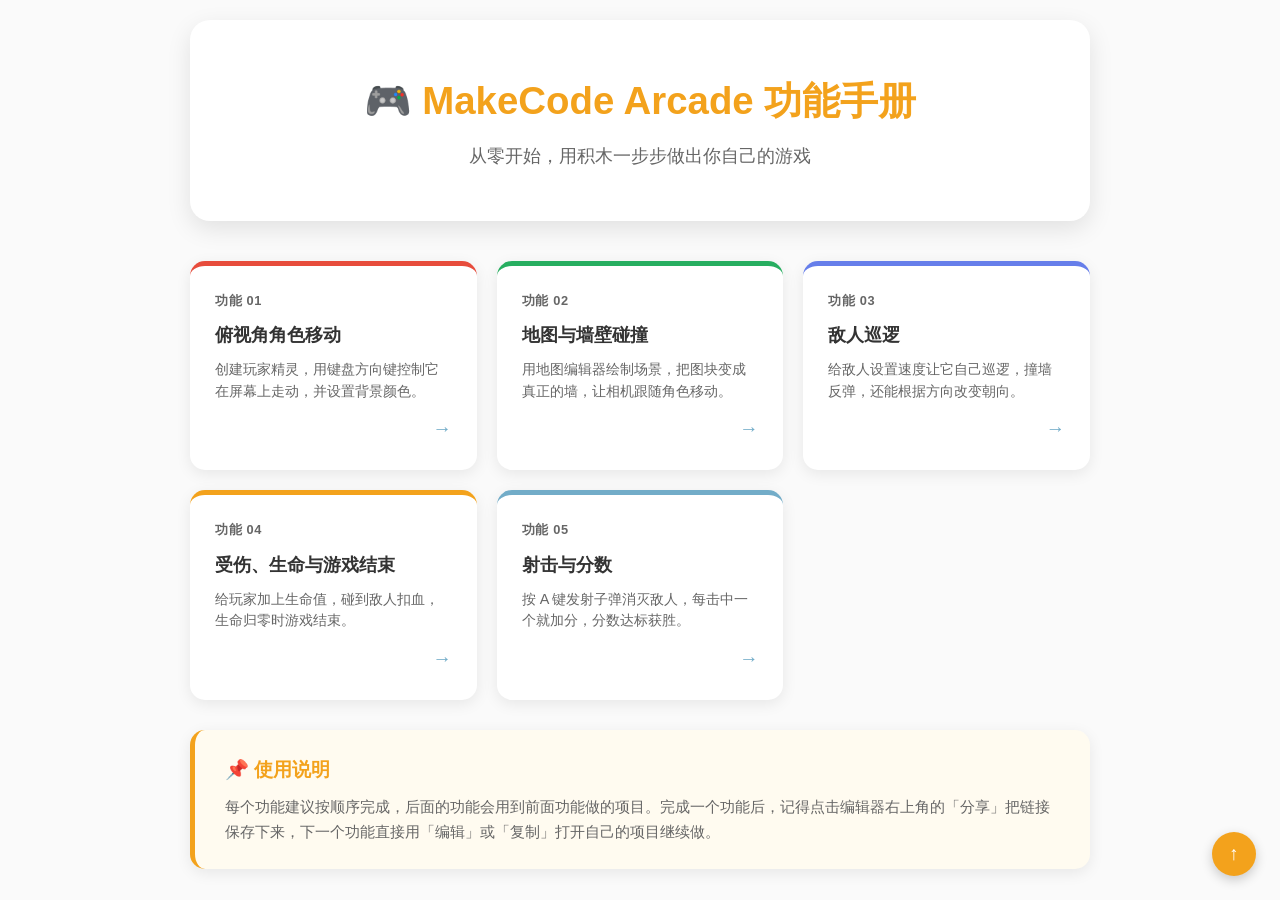
<file: index.html>
<!DOCTYPE html>
<html lang="zh-CN">
<head>
<meta charset="UTF-8">
<meta name="viewport" content="width=device-width, initial-scale=1.0">
<title>MakeCode Arcade 课程 · 功能手册</title>
<link rel="stylesheet" href="styles.css">
<script src="config.js"></script>
</head>
<body>
<div class="container">

<!-- 页头 -->
<div class="index-header">
<h1>🎮 MakeCode Arcade 功能手册</h1>
<p class="subtitle">从零开始，用积木一步步做出你自己的游戏</p>
</div>

<!-- 功能入口卡片
     需要新增功能时：复制下面一张 <a> 卡片，改链接、标题和描述即可。
     卡片会自动按顺序配色（第 4 张为橙色、第 5 张为蓝色、第 6 张为红色……） -->
<div class="module-grid module-grid-3">
<a href="module-01.html" class="module-card" data-module="1">
<div class="module-num">功能 01</div>
<h2>俯视角角色移动</h2>
<p>创建玩家精灵，用键盘方向键控制它在屏幕上走动，并设置背景颜色。</p>
<div class="arrow">→</div>
</a>
<a href="module-02.html" class="module-card" data-module="2">
<div class="module-num">功能 02</div>
<h2>地图与墙壁碰撞</h2>
<p>用地图编辑器绘制场景，把图块变成真正的墙，让相机跟随角色移动。</p>
<div class="arrow">→</div>
</a>
<a href="module-03.html" class="module-card" data-module="3">
<div class="module-num">功能 03</div>
<h2>敌人巡逻</h2>
<p>给敌人设置速度让它自己巡逻，撞墙反弹，还能根据方向改变朝向。</p>
<div class="arrow">→</div>
</a>
<a href="module-04.html" class="module-card" data-module="4">
<div class="module-num">功能 04</div>
<h2>受伤、生命与游戏结束</h2>
<p>给玩家加上生命值，碰到敌人扣血，生命归零时游戏结束。</p>
<div class="arrow">→</div>
</a>
<a href="module-05.html" class="module-card" data-module="5">
<div class="module-num">功能 05</div>
<h2>射击与分数</h2>
<p>按 A 键发射子弹消灭敌人，每击中一个就加分，分数达标获胜。</p>
<div class="arrow">→</div>
</a>
</div>

<!-- 使用说明 -->
<div class="note-card">
<h2>📌 使用说明</h2>
<p>每个功能建议按顺序完成，后面的功能会用到前面功能做的项目。完成一个功能后，记得点击编辑器右上角的「分享」把链接保存下来，下一个功能直接用「编辑」或「复制」打开自己的项目继续做。</p>
</div>

</div>
<button class="back-to-top" onclick="window.scrollTo({top: 0, behavior: 'smooth'})">↑</button>
</body>
</html>
</file>
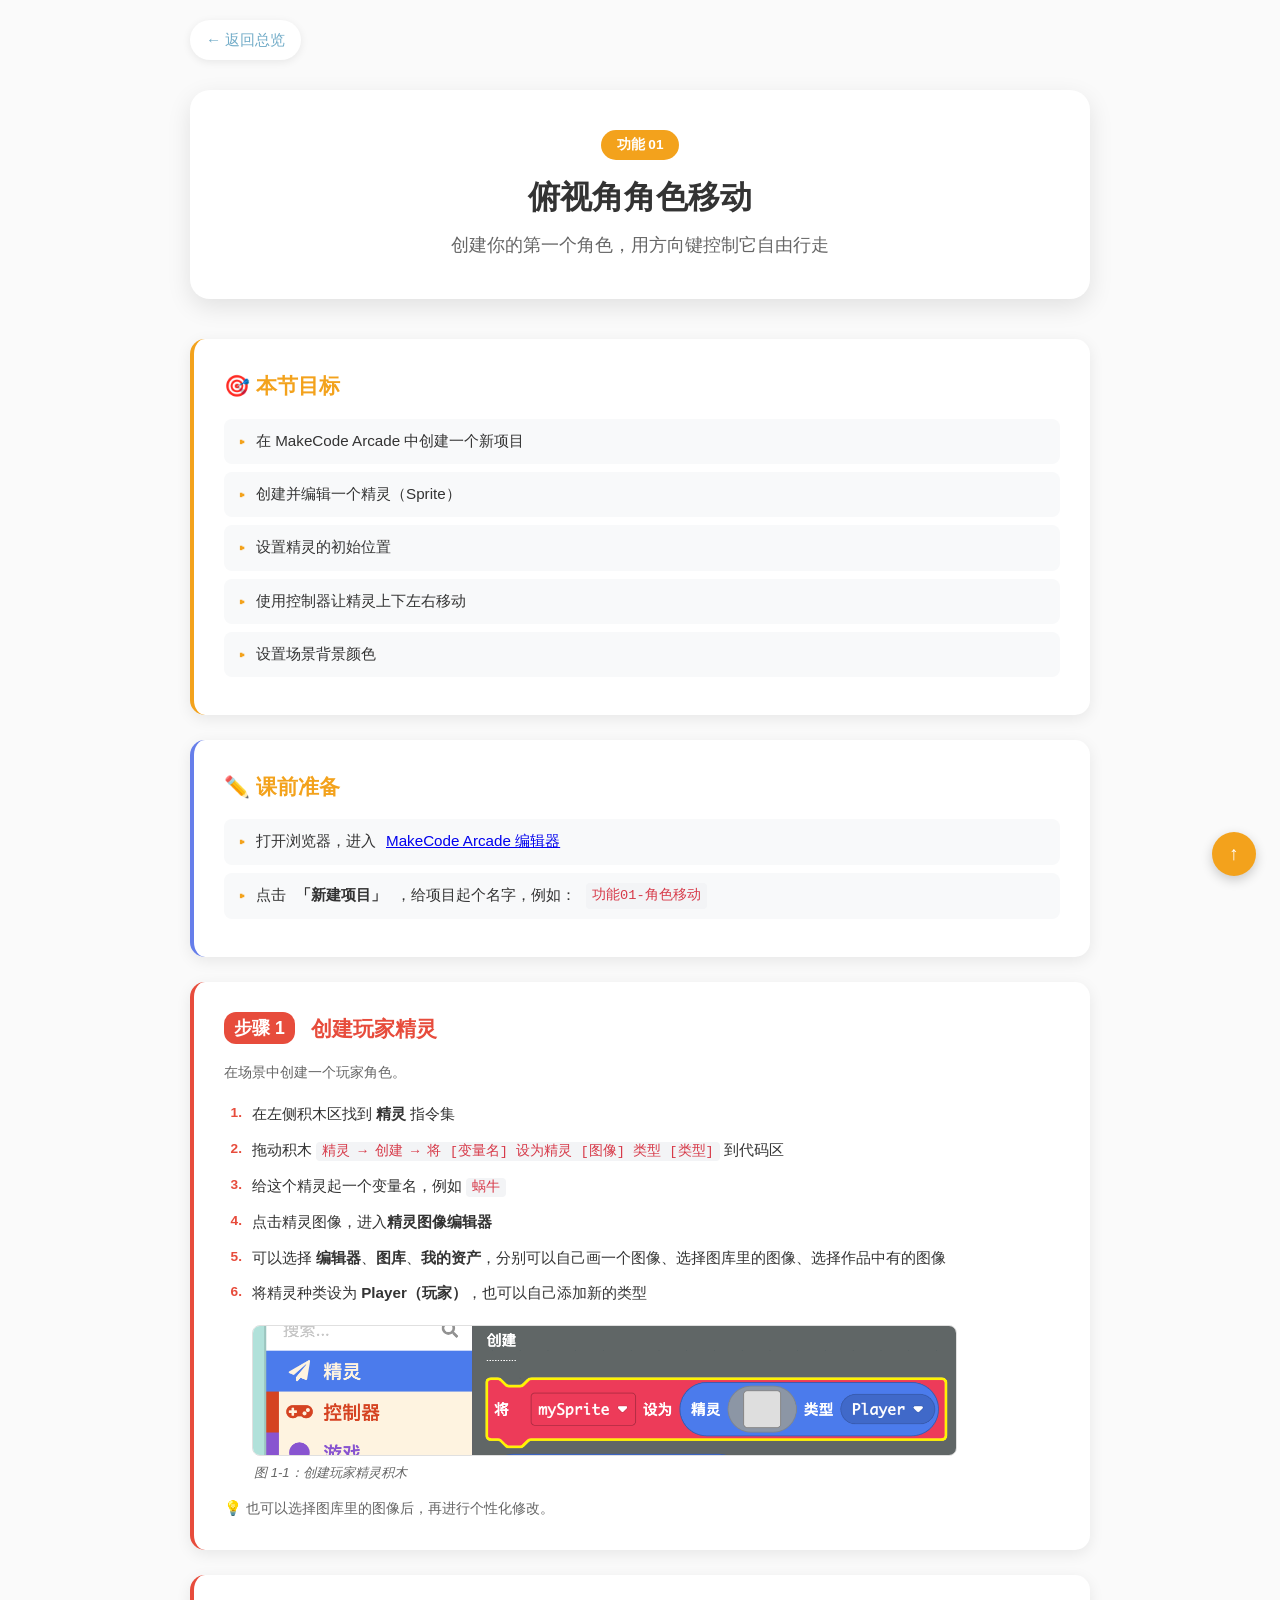
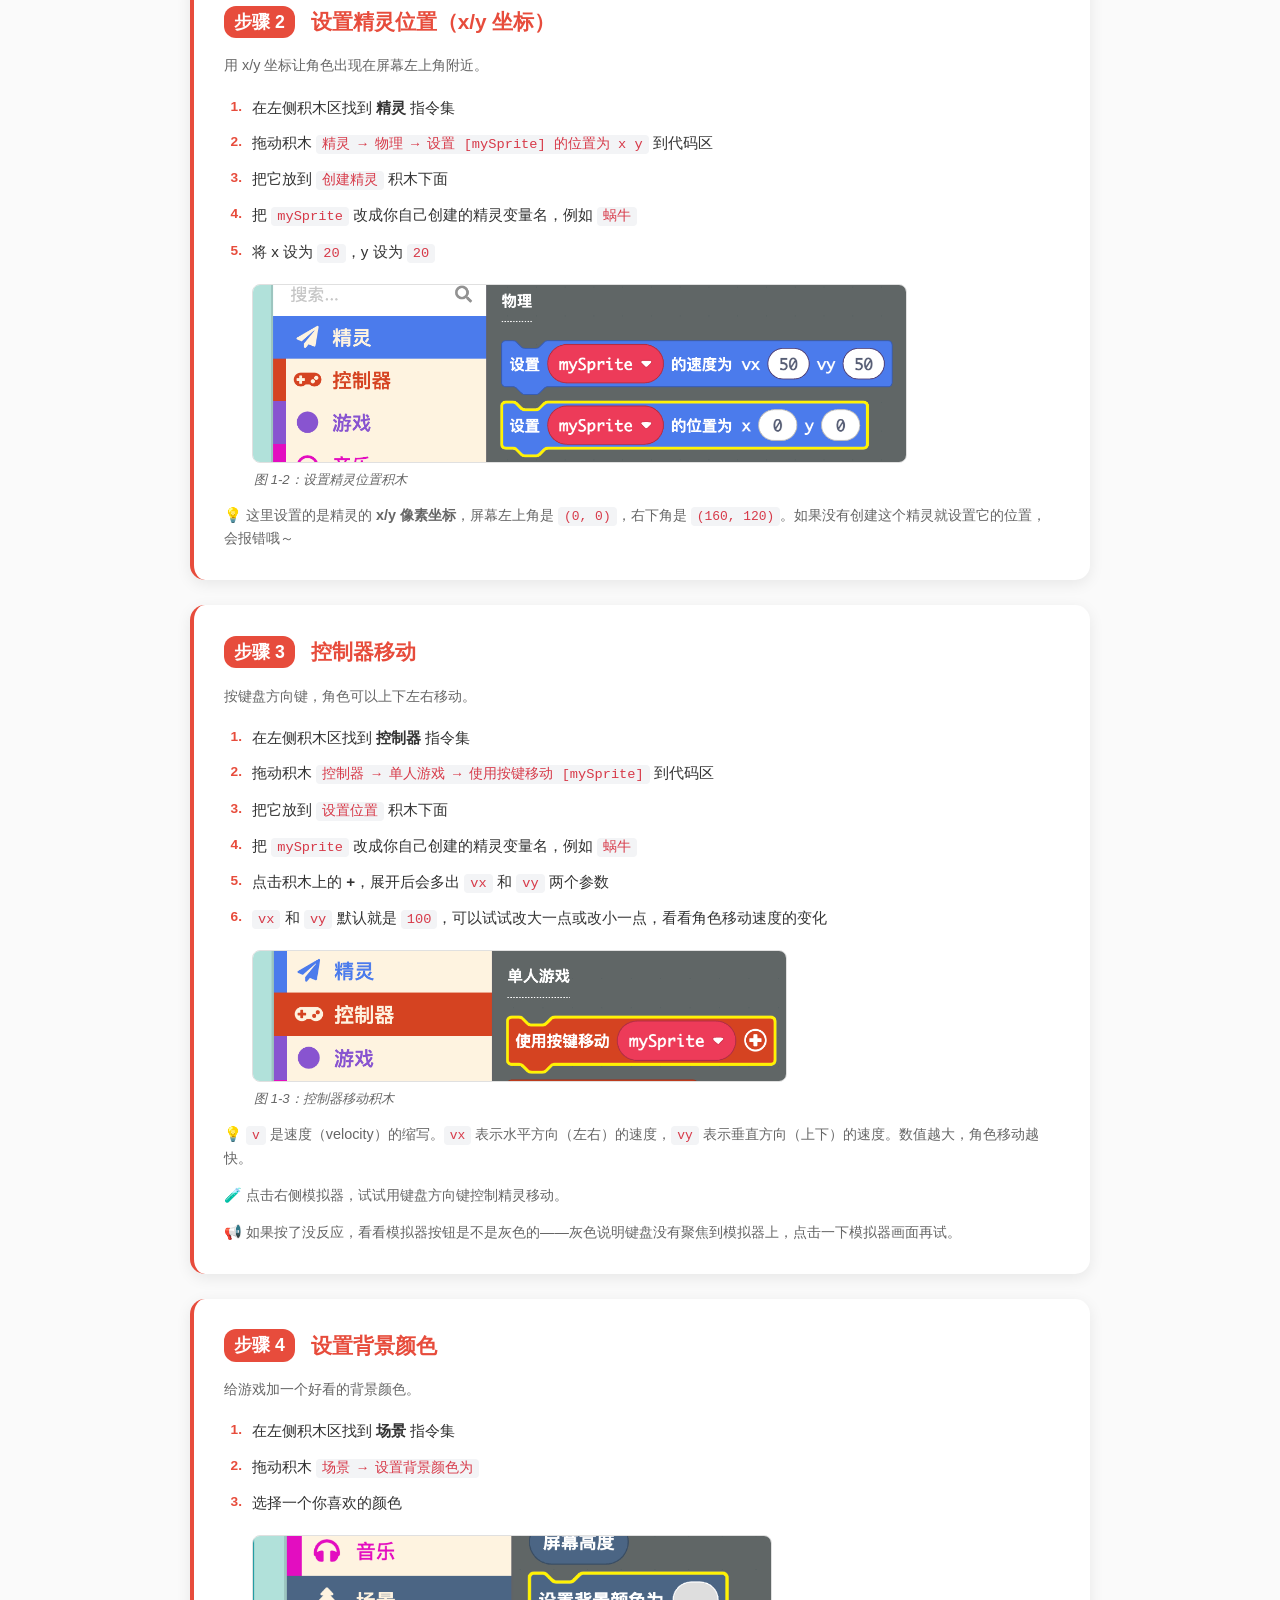
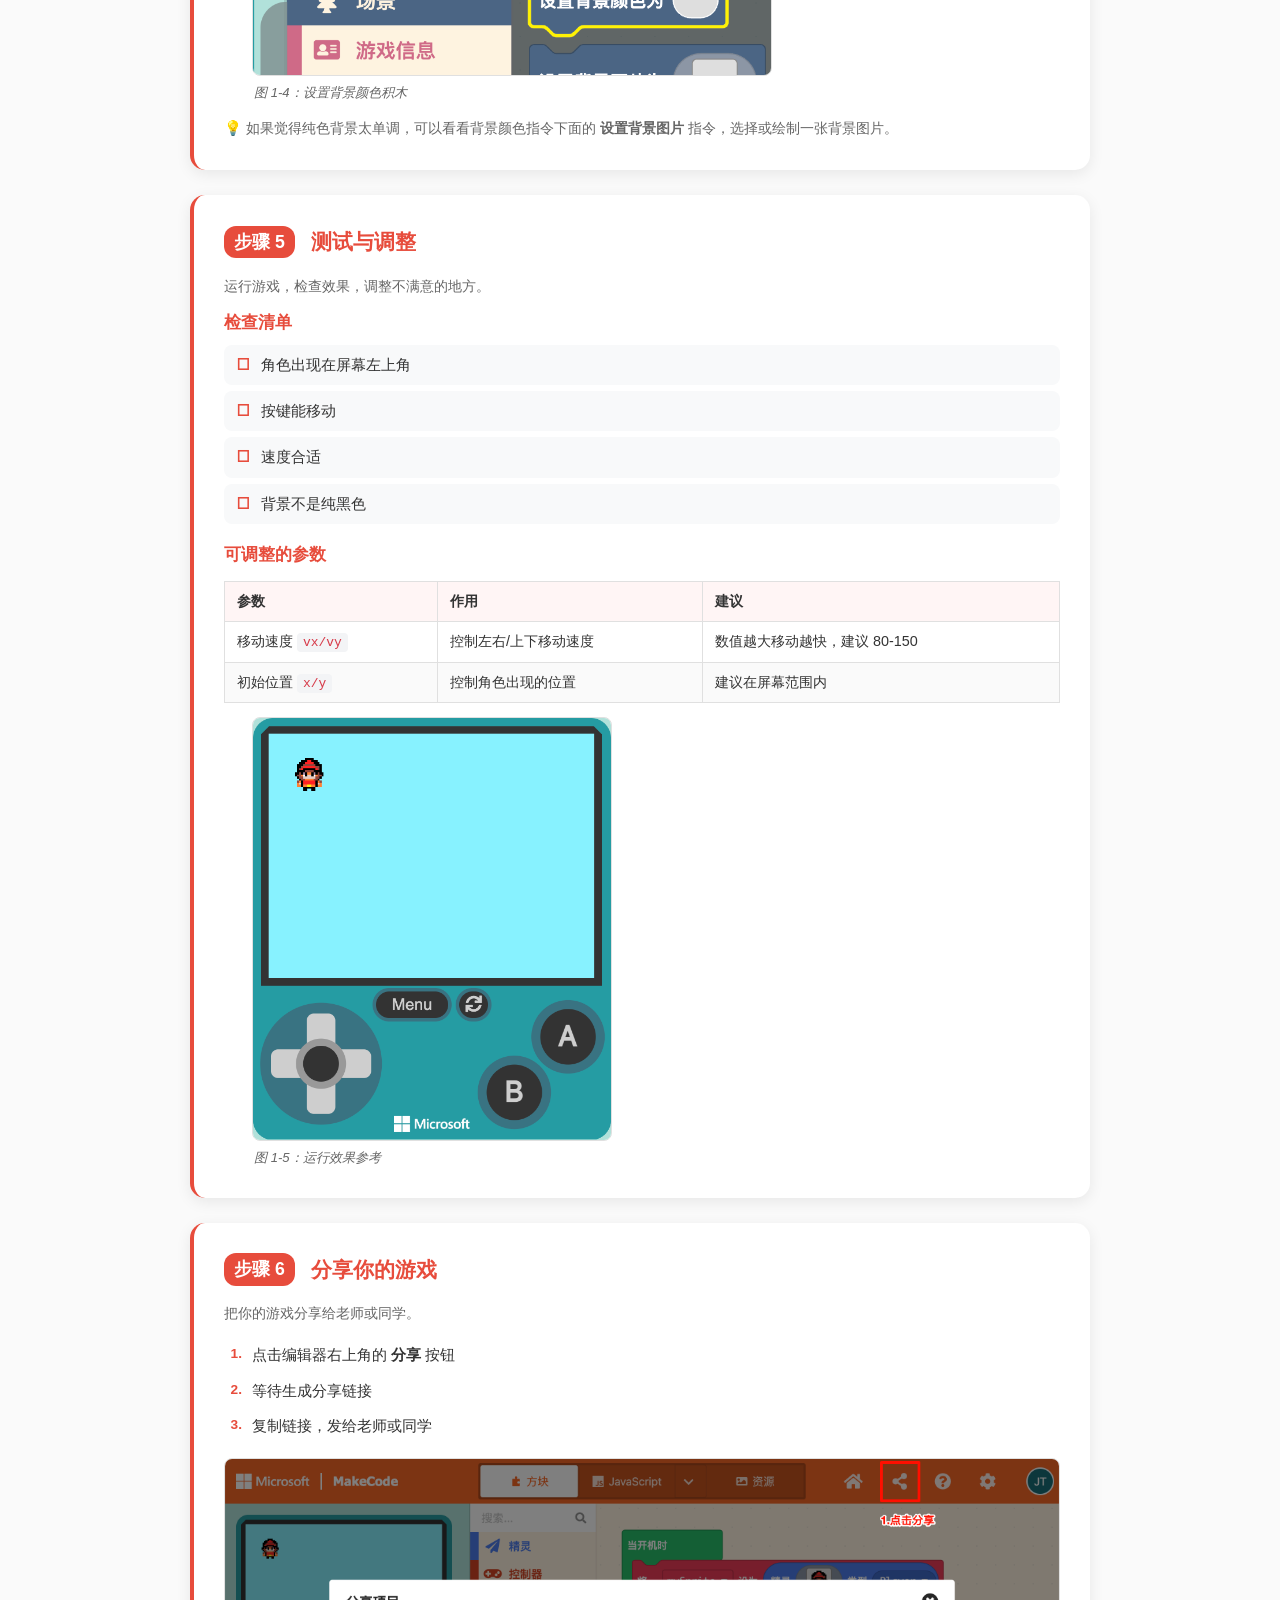
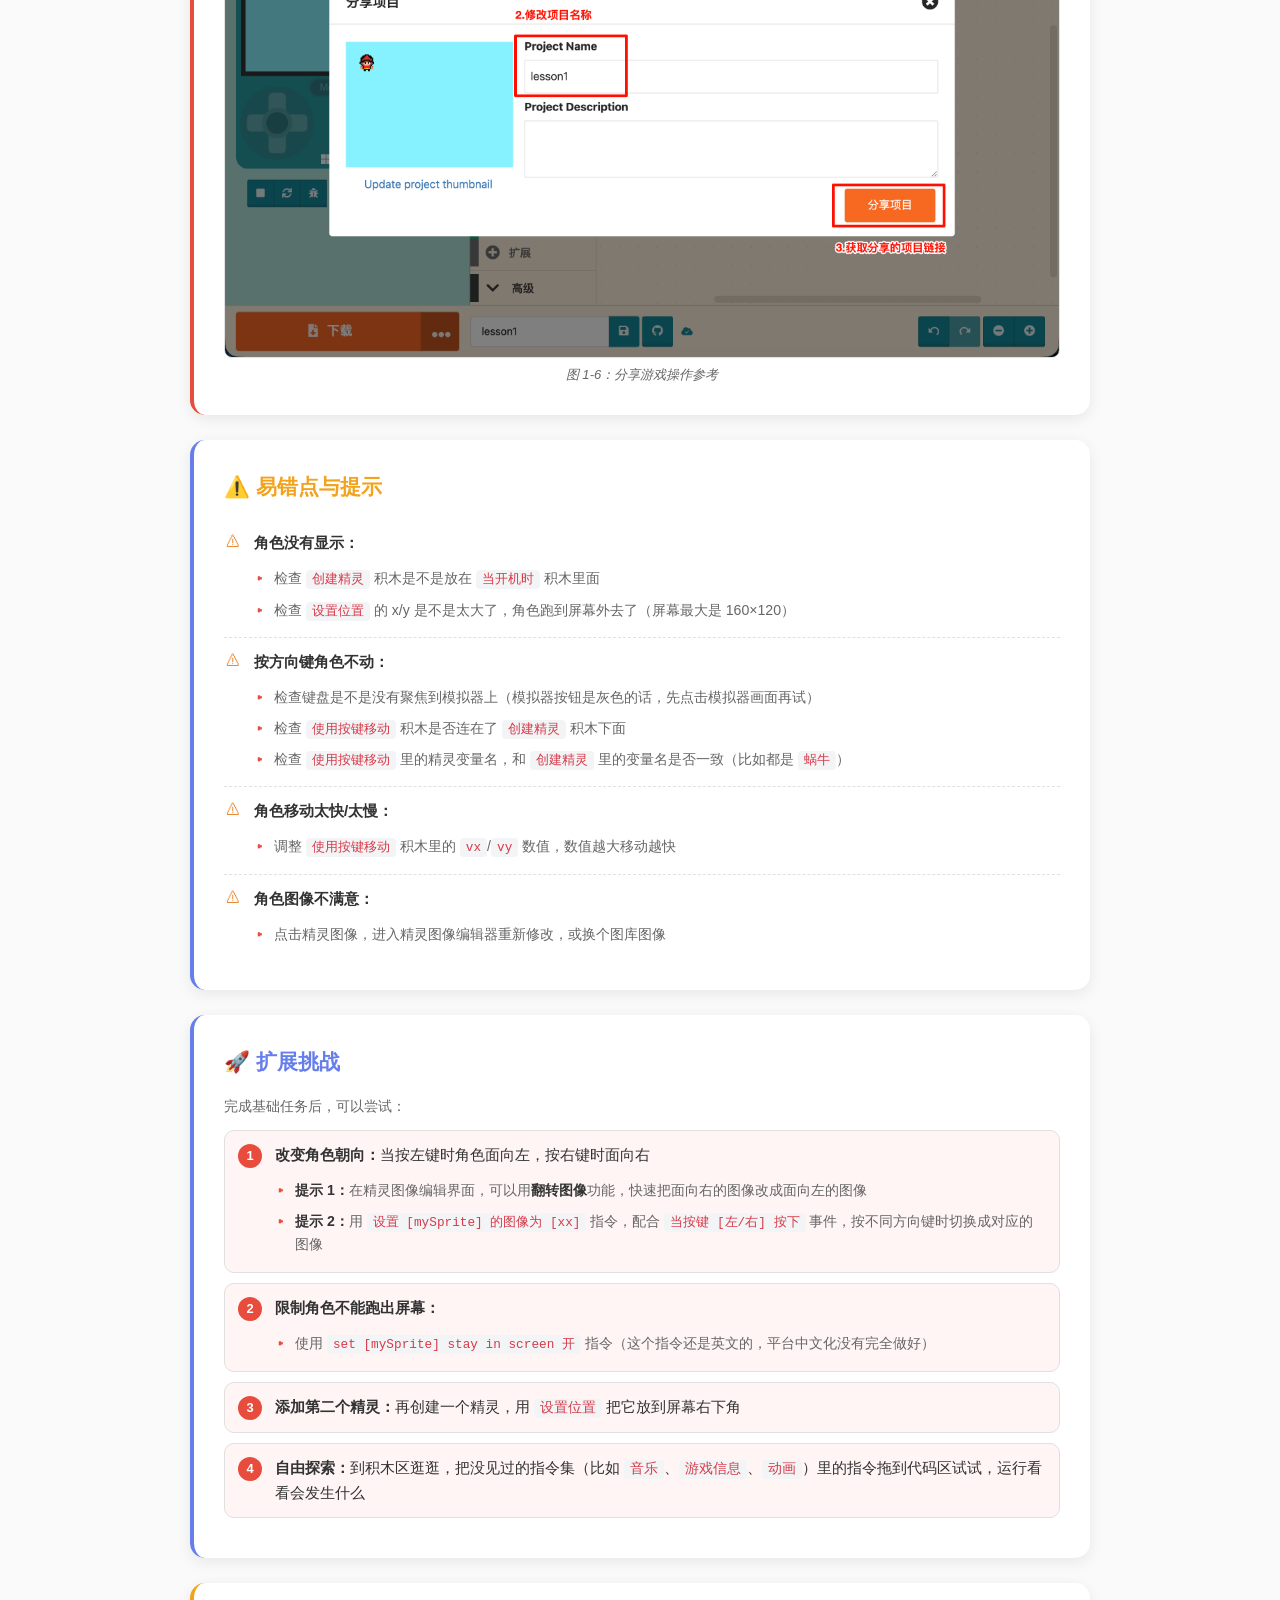
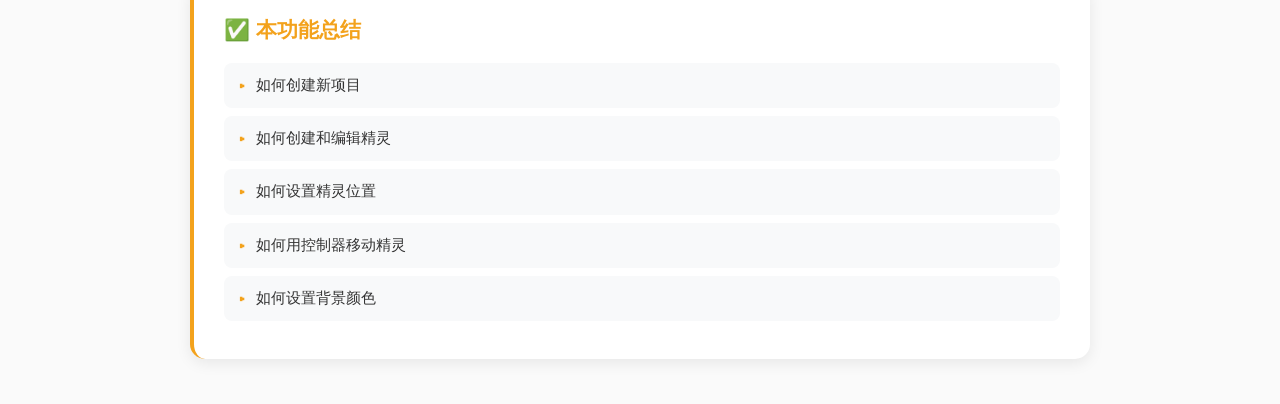
<file: module-01.html>
<!DOCTYPE html>
<html lang="zh-CN">
<head>
<meta charset="UTF-8">
<meta name="viewport" content="width=device-width, initial-scale=1.0">
<title>功能 01：俯视角角色移动</title>
<link rel="stylesheet" href="styles.css">
<link rel="stylesheet" href="img-widths.css">
<script src="config.js"></script>
<script src="img-tweak.js"></script>
<style>
/* 本页模块色 */
:root { --page-accent: #e74c3c; --page-soft: #fff5f5; }
</style>
</head>
<body data-module="1">
<div class="container">
<a href="index.html" class="back-nav">← 返回总览</a>

<!-- 页头 -->
<div class="page-header">
<div class="module-tag">功能 01</div>
<h1>俯视角角色移动</h1>
<p>创建你的第一个角色，用方向键控制它自由行走</p>
</div>

<!-- 本节目标 -->
<div class="content-card features-card">
<div class="section-title">🎯 本节目标</div>
<ul class="feature-list">
<li>在 MakeCode Arcade 中创建一个新项目</li>
<li>创建并编辑一个精灵（Sprite）</li>
<li>设置精灵的初始位置</li>
<li>使用控制器让精灵上下左右移动</li>
<li>设置场景背景颜色</li>
</ul>
</div>

<!-- 课前准备 -->
<div class="content-card">
<div class="section-title">✏️ 课前准备</div>
<ul class="feature-list">
<li>打开浏览器，进入 <a href="https://arcade.makecode.com/" target="_blank" rel="noopener">MakeCode Arcade 编辑器</a></li>
<li>点击 <strong>「新建项目」</strong>，给项目起个名字，例如：<code>功能01-角色移动</code></li>
</ul>
</div>

<!-- 步骤 1 -->
<div class="content-card step-card">
<div class="section-title"><span class="step-num">步骤 1</span>创建玩家精灵</div>
<p class="hint">在场景中创建一个玩家角色。</p>
<ol>
<li>在左侧积木区找到 <strong>精灵</strong> 指令集</li>
<li>拖动积木 <code>精灵 → 创建 → 将 [变量名] 设为精灵 [图像] 类型 [类型]</code> 到代码区</li>
<li>给这个精灵起一个变量名，例如 <code>蜗牛</code></li>
<li>点击精灵图像，进入<strong>精灵图像编辑器</strong></li>
<li>可以选择 <strong>编辑器</strong>、<strong>图库</strong>、<strong>我的资产</strong>，分别可以自己画一个图像、选择图库里的图像、选择作品中有的图像</li>
<li>将精灵种类设为 <strong>Player（玩家）</strong>，也可以自己添加新的类型</li>
</ol>
<img class="fig-img" style="width: 720px;" src="images/func01-step1-block.png" alt="创建玩家精灵积木">
<div class="img-caption">图 1-1：创建玩家精灵积木</div>
<p class="note-text">💡 也可以选择图库里的图像后，再进行个性化修改。</p>
</div>

<!-- 步骤 2 -->
<div class="content-card step-card">
<div class="section-title"><span class="step-num">步骤 2</span>设置精灵位置（x/y 坐标）</div>
<p class="hint">用 x/y 坐标让角色出现在屏幕左上角附近。</p>
<ol>
<li>在左侧积木区找到 <strong>精灵</strong> 指令集</li>
<li>拖动积木 <code>精灵 → 物理 → 设置 [mySprite] 的位置为 x y</code> 到代码区</li>
<li>把它放到 <code>创建精灵</code> 积木下面</li>
<li>把 <code>mySprite</code> 改成你自己创建的精灵变量名，例如 <code>蜗牛</code></li>
<li>将 x 设为 <code>20</code>，y 设为 <code>20</code></li>
</ol>
<img class="fig-img" style="width: 720px;" src="images/func01-step2-block.png" alt="设置精灵位置积木">
<div class="img-caption">图 1-2：设置精灵位置积木</div>
<p class="note-text">💡 这里设置的是精灵的 <strong>x/y 像素坐标</strong>，屏幕左上角是 <code>(0, 0)</code>，右下角是 <code>(160, 120)</code>。如果没有创建这个精灵就设置它的位置，会报错哦～</p>
</div>

<!-- 步骤 3 -->
<div class="content-card step-card">
<div class="section-title"><span class="step-num">步骤 3</span>控制器移动</div>
<p class="hint">按键盘方向键，角色可以上下左右移动。</p>
<ol>
<li>在左侧积木区找到 <strong>控制器</strong> 指令集</li>
<li>拖动积木 <code>控制器 → 单人游戏 → 使用按键移动 [mySprite]</code> 到代码区</li>
<li>把它放到 <code>设置位置</code> 积木下面</li>
<li>把 <code>mySprite</code> 改成你自己创建的精灵变量名，例如 <code>蜗牛</code></li>
<li>点击积木上的 <strong>+</strong>，展开后会多出 <code>vx</code> 和 <code>vy</code> 两个参数</li>
<li><code>vx</code> 和 <code>vy</code> 默认就是 <code>100</code>，可以试试改大一点或改小一点，看看角色移动速度的变化</li>
</ol>
<img class="fig-img" style="width: 680px;" src="images/func01-step3-block.png" alt="控制器移动积木">
<div class="img-caption">图 1-3：控制器移动积木</div>
<p class="note-text">💡 <code>v</code> 是速度（velocity）的缩写。<code>vx</code> 表示水平方向（左右）的速度，<code>vy</code> 表示垂直方向（上下）的速度。数值越大，角色移动越快。</p>
<p class="note-text">🧪 点击右侧模拟器，试试用键盘方向键控制精灵移动。</p>
<p class="note-text">📢 如果按了没反应，看看模拟器按钮是不是灰色的——灰色说明键盘没有聚焦到模拟器上，点击一下模拟器画面再试。</p>
</div>

<!-- 步骤 4 -->
<div class="content-card step-card">
<div class="section-title"><span class="step-num">步骤 4</span>设置背景颜色</div>
<p class="hint">给游戏加一个好看的背景颜色。</p>
<ol>
<li>在左侧积木区找到 <strong>场景</strong> 指令集</li>
<li>拖动积木 <code>场景 → 设置背景颜色为</code></li>
<li>选择一个你喜欢的颜色</li>
</ol>
<img class="fig-img" style="width: 620px;" src="images/func01-step4-block.png" alt="设置背景颜色积木">
<div class="img-caption">图 1-4：设置背景颜色积木</div>
<p class="note-text">💡 如果觉得纯色背景太单调，可以看看背景颜色指令下面的 <strong>设置背景图片</strong> 指令，选择或绘制一张背景图片。</p>
</div>

<!-- 步骤 5 -->
<div class="content-card step-card">
<div class="section-title"><span class="step-num">步骤 5</span>测试与调整</div>
<p class="hint">运行游戏，检查效果，调整不满意的地方。</p>
<div class="section-title" style="font-size:1.05em;margin-bottom:8px;">检查清单</div>
<ul class="check-list">
<li>角色出现在屏幕左上角</li>
<li>按键能移动</li>
<li>速度合适</li>
<li>背景不是纯黑色</li>
</ul>
<div class="section-title" style="font-size:1.05em;margin:18px 0 8px;">可调整的参数</div>
<div class="tbl-wrap">
<table class="tbl">
<thead>
<tr><th>参数</th><th>作用</th><th>建议</th></tr>
</thead>
<tbody>
<tr><td>移动速度 <code>vx/vy</code></td><td>控制左右/上下移动速度</td><td>数值越大移动越快，建议 80-150</td></tr>
<tr><td>初始位置 <code>x/y</code></td><td>控制角色出现的位置</td><td>建议在屏幕范围内</td></tr>
</tbody>
</table>
</div>
<img class="fig-img" style="width: 360px;" src="images/func01-step5-run.png" alt="运行效果">
<div class="img-caption">图 1-5：运行效果参考</div>
</div>

<!-- 步骤 6 -->
<div class="content-card step-card">
<div class="section-title"><span class="step-num">步骤 6</span>分享你的游戏</div>
<p class="hint">把你的游戏分享给老师或同学。</p>
<ol>
<li>点击编辑器右上角的 <strong>分享</strong> 按钮</li>
<li>等待生成分享链接</li>
<li>复制链接，发给老师或同学</li>
</ol>
<img class="fig-img fig-wide" style="width: 900px;" src="images/func01-step6-ui.png" alt="分享游戏操作">
<div class="img-caption">图 1-6：分享游戏操作参考</div>
</div>

<!-- 易错点与提示 -->
<div class="content-card">
<div class="section-title">⚠️ 易错点与提示</div>
<ul class="warn-list">
<li><strong>角色没有显示：</strong>
<ul>
<li>检查 <code>创建精灵</code> 积木是不是放在 <code>当开机时</code> 积木里面</li>
<li>检查 <code>设置位置</code> 的 x/y 是不是太大了，角色跑到屏幕外去了（屏幕最大是 160×120）</li>
</ul>
</li>
<li><strong>按方向键角色不动：</strong>
<ul>
<li>检查键盘是不是没有聚焦到模拟器上（模拟器按钮是灰色的话，先点击模拟器画面再试）</li>
<li>检查 <code>使用按键移动</code> 积木是否连在了 <code>创建精灵</code> 积木下面</li>
<li>检查 <code>使用按键移动</code> 里的精灵变量名，和 <code>创建精灵</code> 里的变量名是否一致（比如都是 <code>蜗牛</code>）</li>
</ul>
</li>
<li><strong>角色移动太快/太慢：</strong>
<ul>
<li>调整 <code>使用按键移动</code> 积木里的 <code>vx</code>/<code>vy</code> 数值，数值越大移动越快</li>
</ul>
</li>
<li><strong>角色图像不满意：</strong>
<ul>
<li>点击精灵图像，进入精灵图像编辑器重新修改，或换个图库图像</li>
</ul>
</li>
</ul>
</div>

<!-- 扩展挑战 -->
<div class="content-card logic-card">
<div class="section-title">🚀 扩展挑战</div>
<p class="hint">完成基础任务后，可以尝试：</p>
<ul class="challenge-list">
<li><strong>改变角色朝向：</strong>当按左键时角色面向左，按右键时面向右
<ul>
<li><strong>提示 1：</strong>在精灵图像编辑界面，可以用<strong>翻转图像</strong>功能，快速把面向右的图像改成面向左的图像</li>
<li><strong>提示 2：</strong>用 <code>设置 [mySprite] 的图像为 [xx]</code> 指令，配合 <code>当按键 [左/右] 按下</code> 事件，按不同方向键时切换成对应的图像</li>
</ul>
</li>
<li><strong>限制角色不能跑出屏幕：</strong>
<ul>
<li>使用 <code>set [mySprite] stay in screen 开</code> 指令（这个指令还是英文的，平台中文化没有完全做好）</li>
</ul>
</li>
<li><strong>添加第二个精灵：</strong>再创建一个精灵，用 <code>设置位置</code> 把它放到屏幕右下角</li>
<li><strong>自由探索：</strong>到积木区逛逛，把没见过的指令集（比如 <code>音乐</code>、<code>游戏信息</code>、<code>动画</code>）里的指令拖到代码区试试，运行看看会发生什么</li>
</ul>
</div>

<!-- 本功能总结 -->
<div class="content-card features-card">
<div class="section-title">✅ 本功能总结</div>
<ul class="feature-list">
<li>如何创建新项目</li>
<li>如何创建和编辑精灵</li>
<li>如何设置精灵位置</li>
<li>如何用控制器移动精灵</li>
<li>如何设置背景颜色</li>
</ul>
</div>

</div>
<button class="back-to-top" onclick="window.scrollTo({top: 0, behavior: 'smooth'})">↑</button>
</body>
</html>
</file>
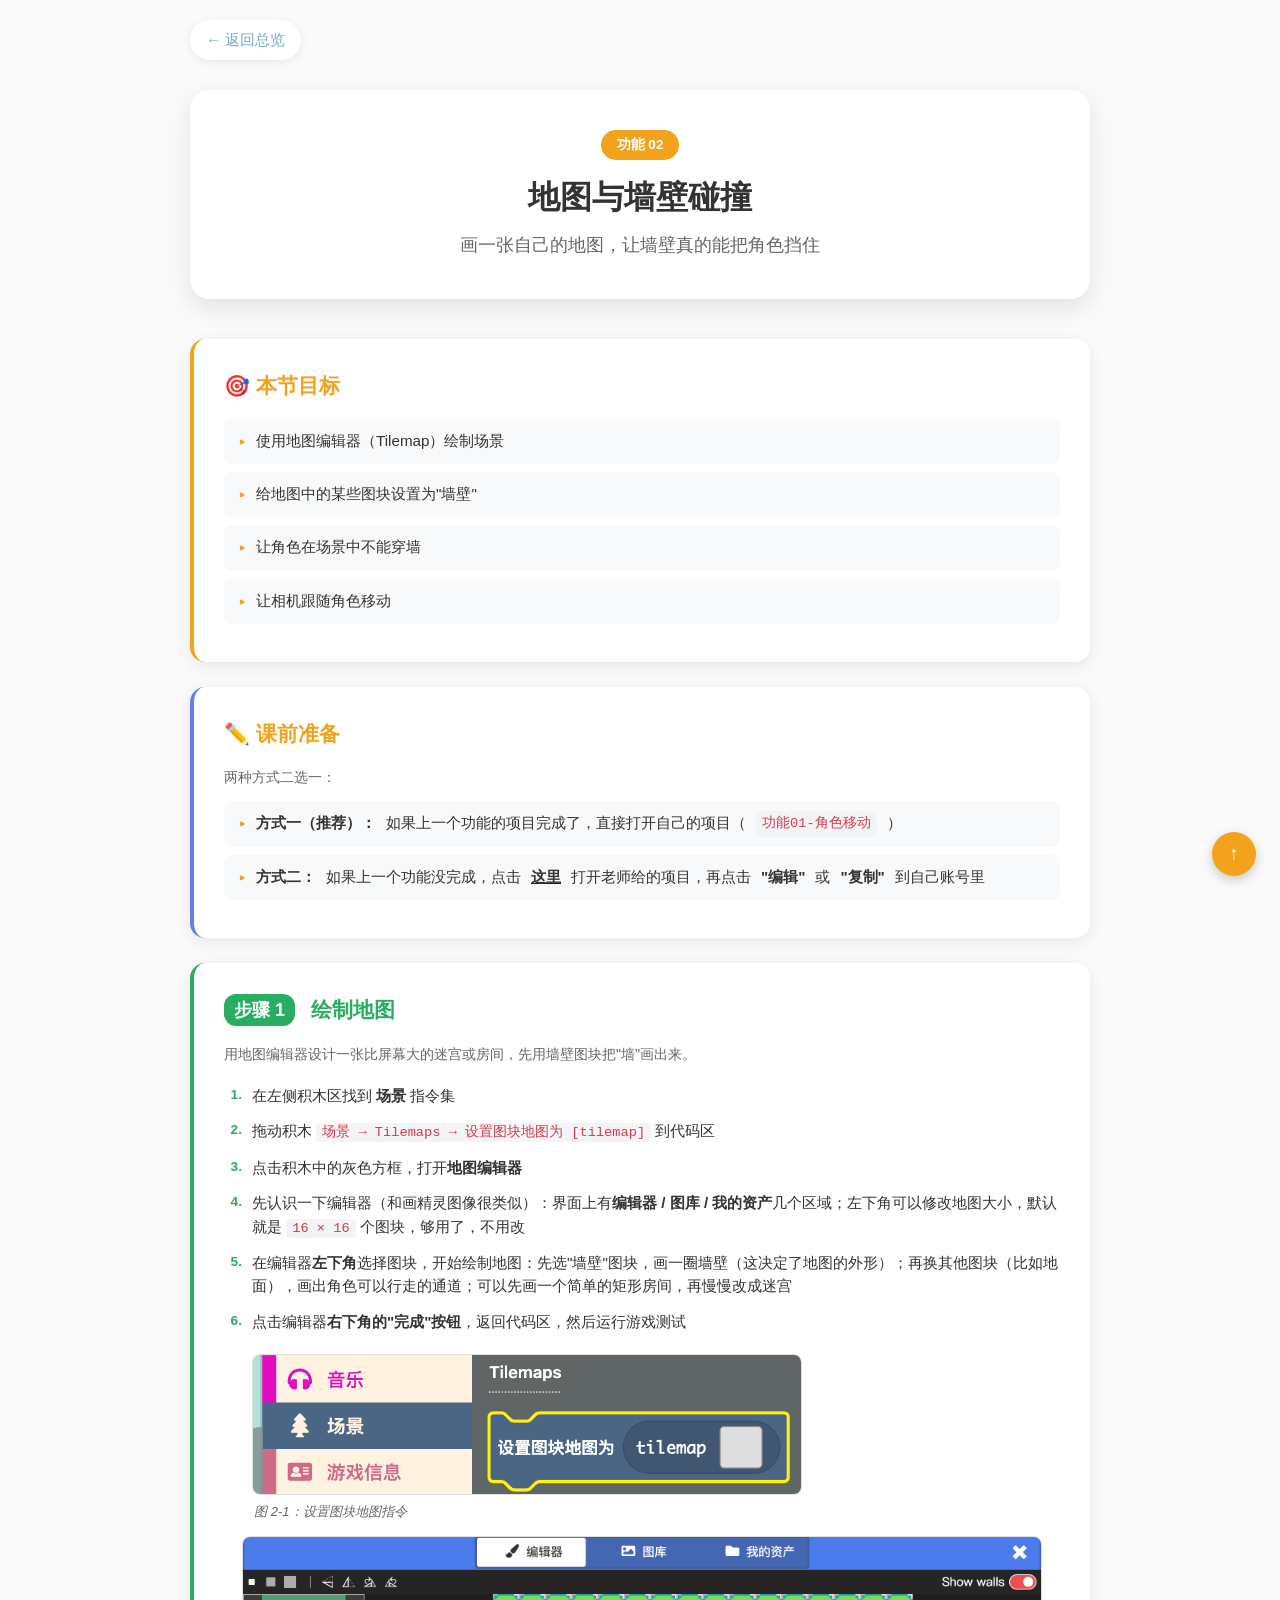
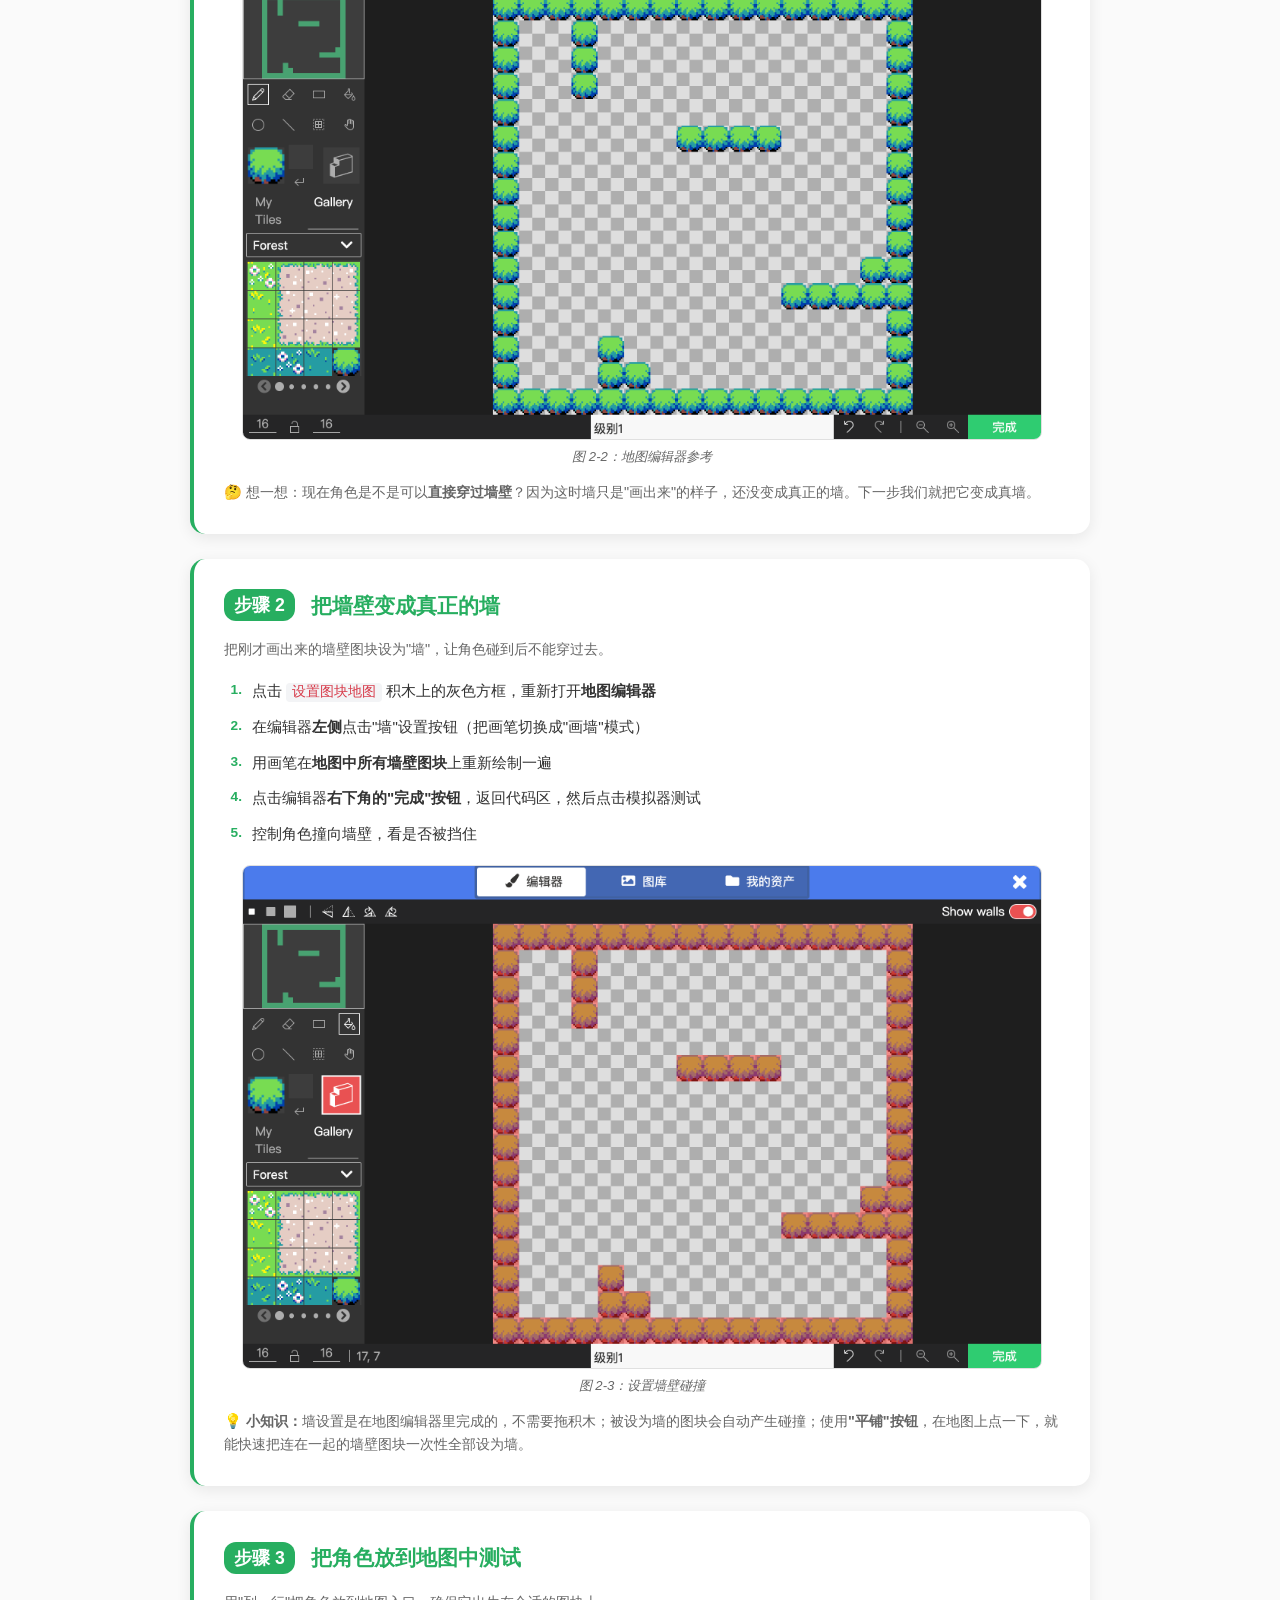
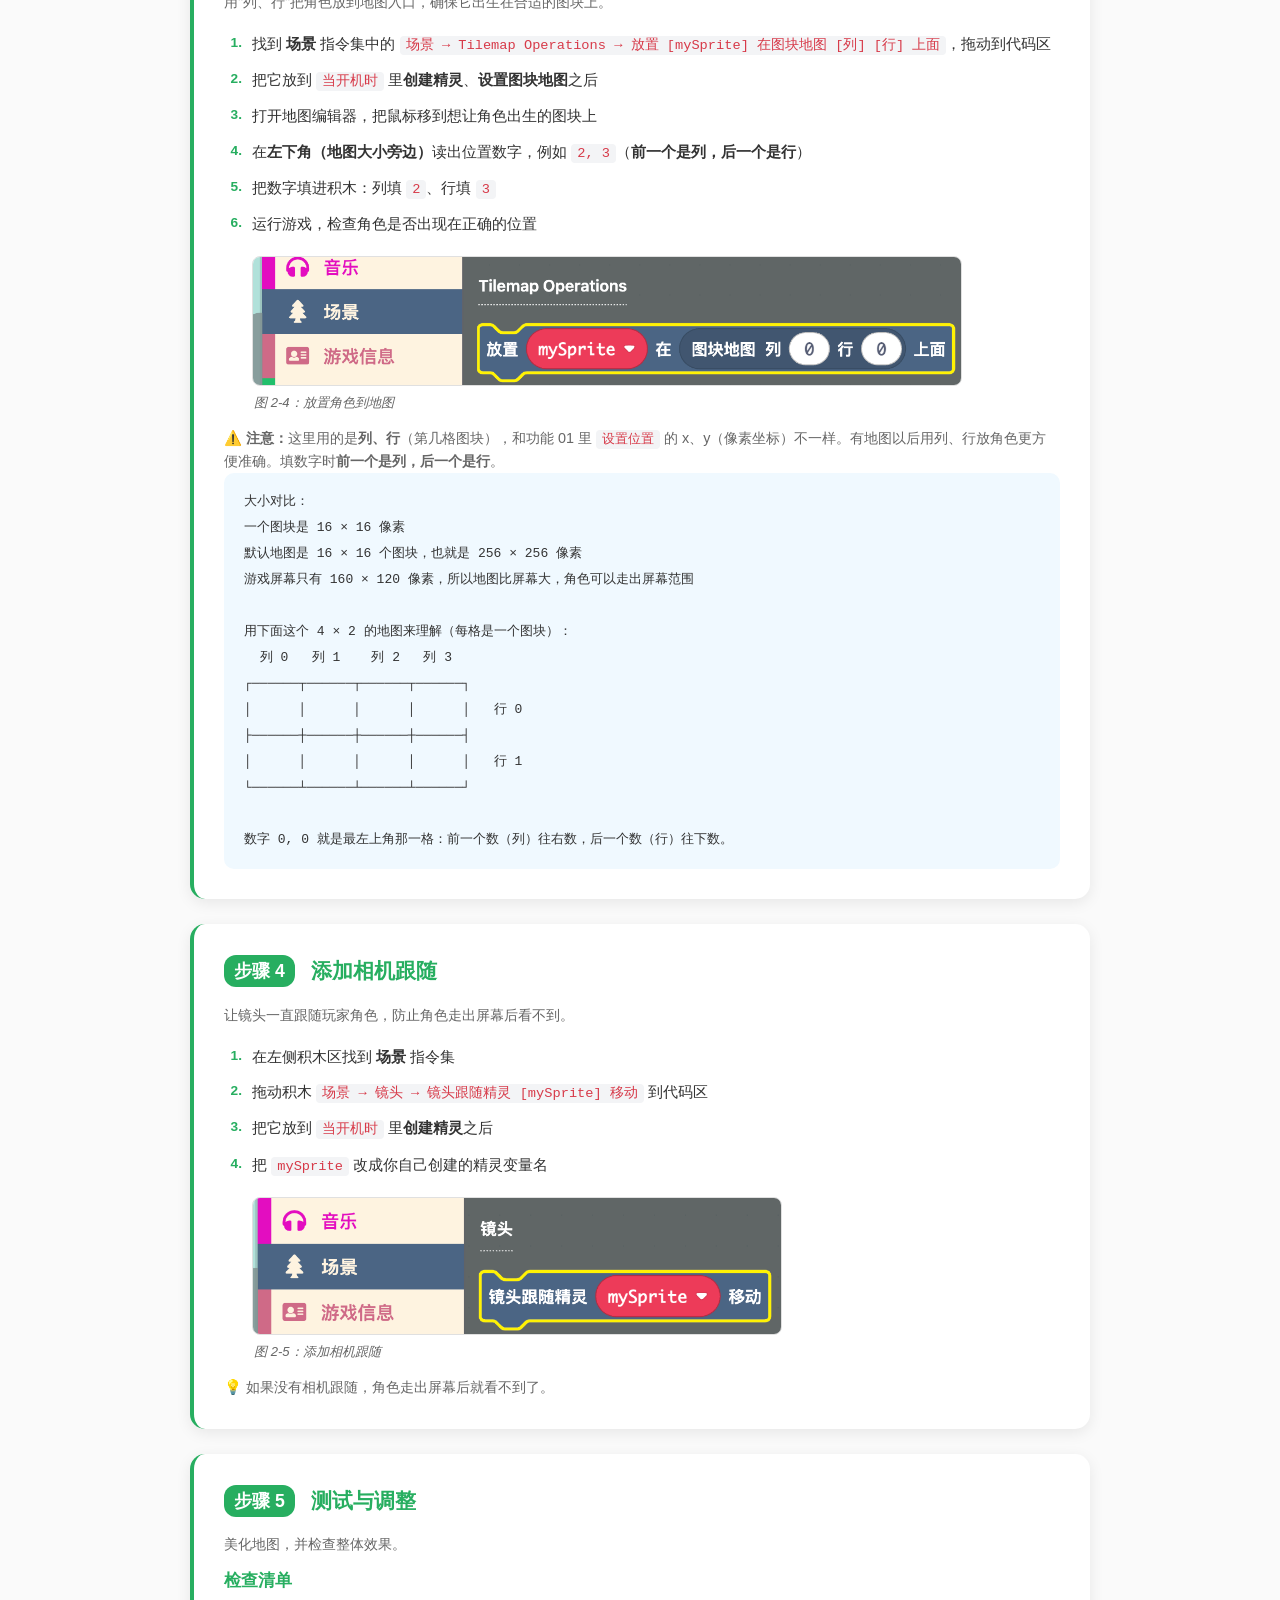
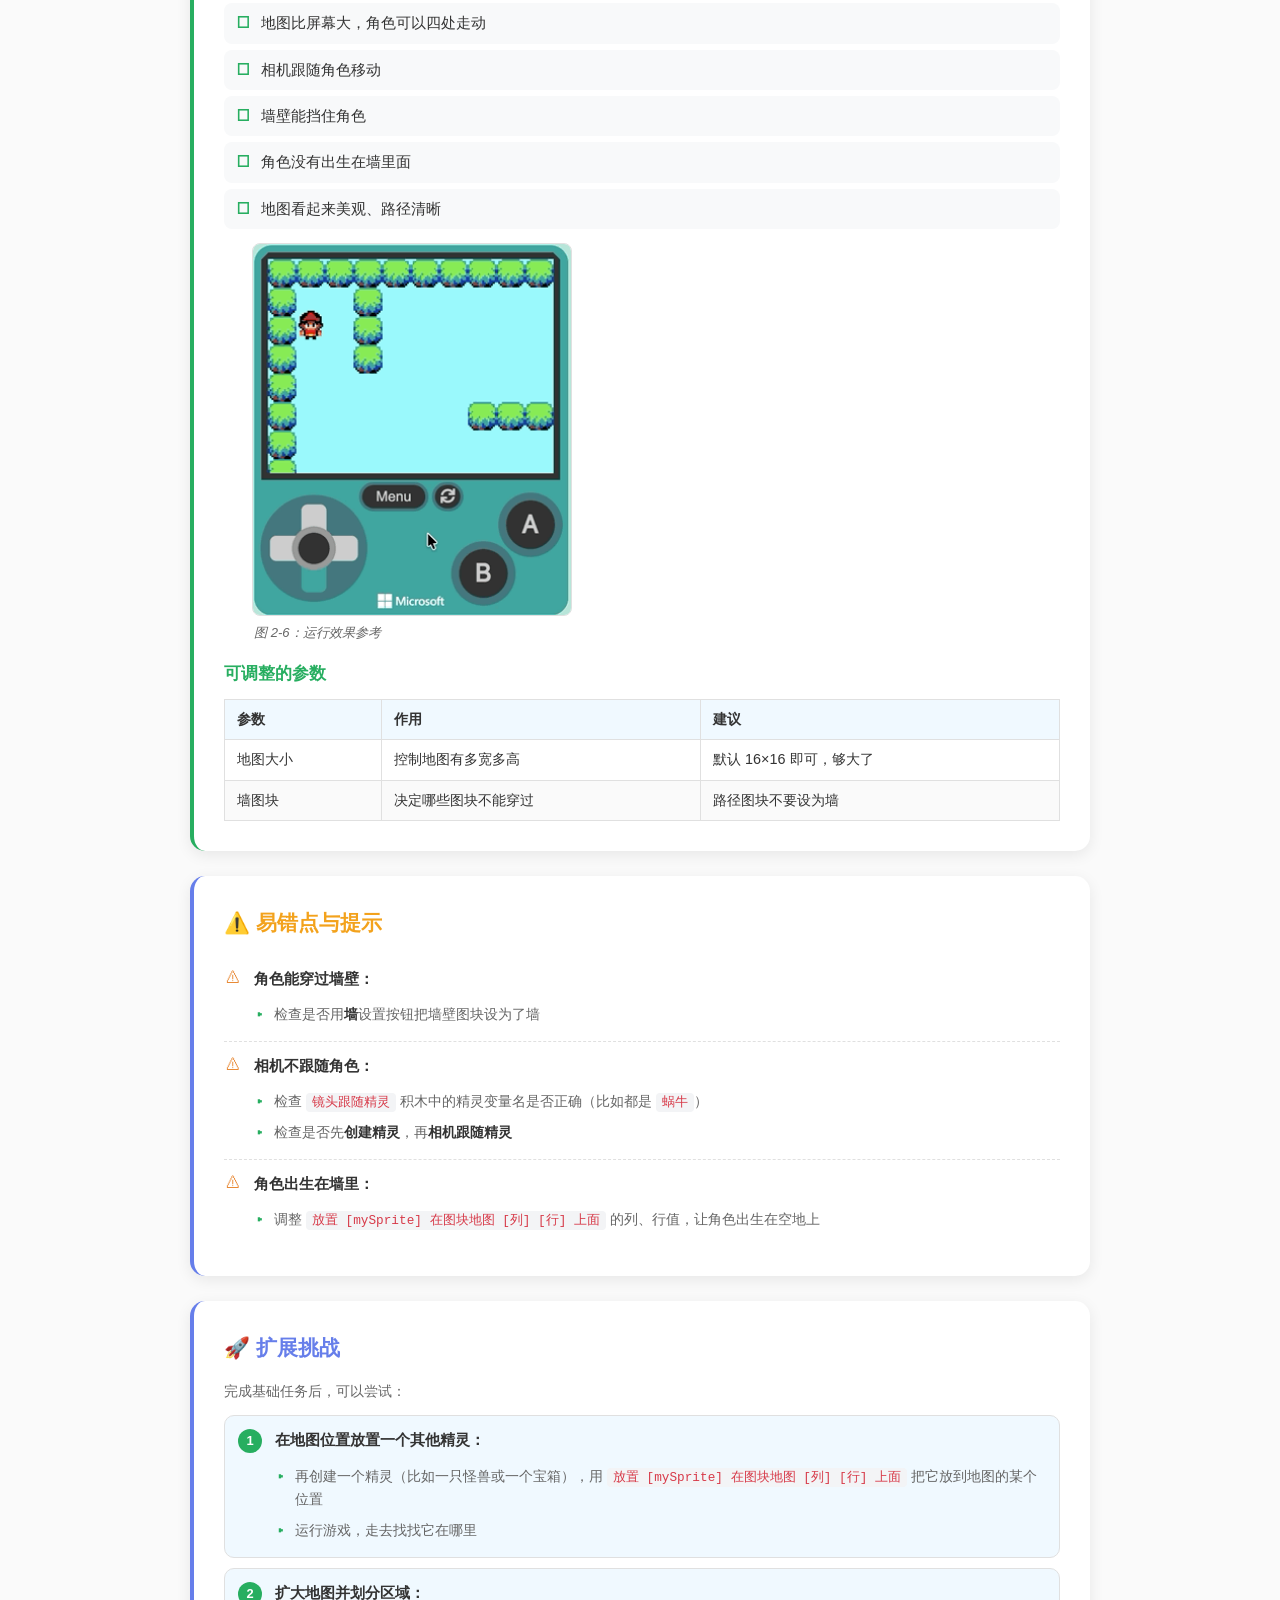
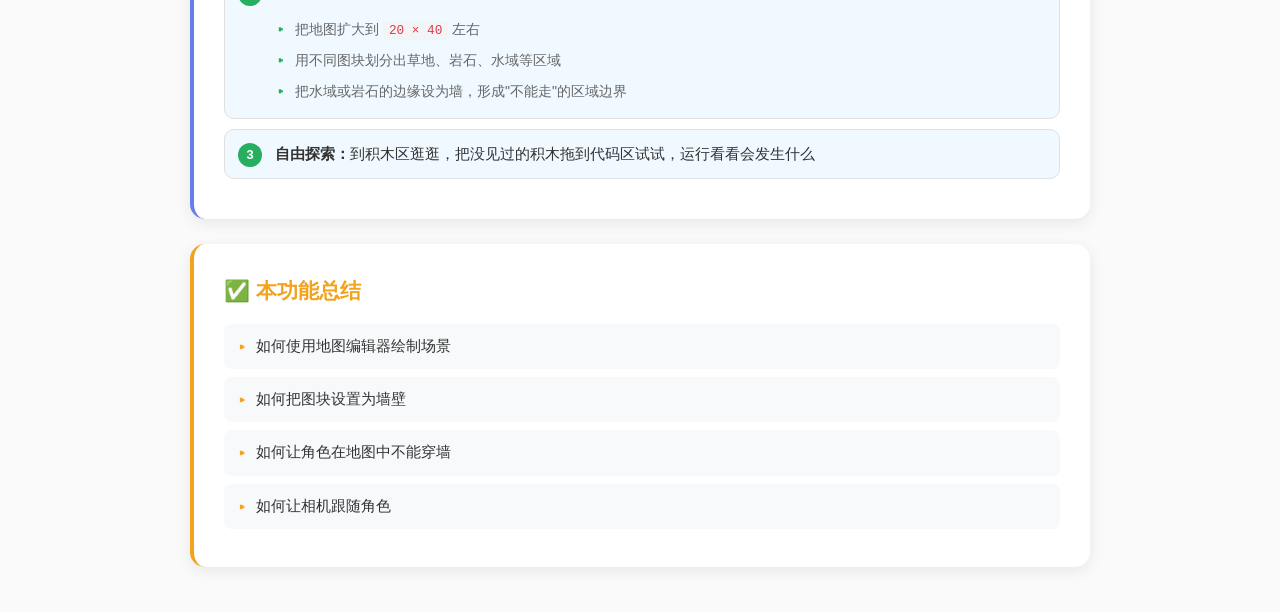
<file: module-02.html>
<!DOCTYPE html>
<html lang="zh-CN">
<head>
<meta charset="UTF-8">
<meta name="viewport" content="width=device-width, initial-scale=1.0">
<title>功能 02：地图与墙壁碰撞</title>
<link rel="stylesheet" href="styles.css">
<link rel="stylesheet" href="img-widths.css">
<script src="config.js"></script>
<script src="img-tweak.js"></script>
<style>
/* 本页模块色 */
:root { --page-accent: #27ae60; --page-soft: #f0f9ff; }
</style>
</head>
<body data-module="2">
<div class="container">
<a href="index.html" class="back-nav">← 返回总览</a>

<!-- 页头 -->
<div class="page-header">
<div class="module-tag">功能 02</div>
<h1>地图与墙壁碰撞</h1>
<p>画一张自己的地图，让墙壁真的能把角色挡住</p>
</div>

<!-- 本节目标 -->
<div class="content-card features-card">
<div class="section-title">🎯 本节目标</div>
<ul class="feature-list">
<li>使用地图编辑器（Tilemap）绘制场景</li>
<li>给地图中的某些图块设置为"墙壁"</li>
<li>让角色在场景中不能穿墙</li>
<li>让相机跟随角色移动</li>
</ul>
</div>

<!-- 课前准备 -->
<div class="content-card">
<div class="section-title">✏️ 课前准备</div>
<p class="hint">两种方式二选一：</p>
<ul class="feature-list">
<li><strong>方式一（推荐）：</strong>如果上一个功能的项目完成了，直接打开自己的项目（<code>功能01-角色移动</code>）</li>
<li id="method-2"><strong>方式二：</strong>如果上一个功能没完成，找老师要项目链接，打开后点击 <strong>"编辑"</strong> 或 <strong>"复制"</strong> 到自己账号里</li>
</ul>
</div>

<!-- 步骤 1 -->
<div class="content-card step-card">
<div class="section-title"><span class="step-num">步骤 1</span>绘制地图</div>
<p class="hint">用地图编辑器设计一张比屏幕大的迷宫或房间，先用墙壁图块把"墙"画出来。</p>
<ol>
<li>在左侧积木区找到 <strong>场景</strong> 指令集</li>
<li>拖动积木 <code>场景 → Tilemaps → 设置图块地图为 [tilemap]</code> 到代码区</li>
<li>点击积木中的灰色方框，打开<strong>地图编辑器</strong></li>
<li>先认识一下编辑器（和画精灵图像很类似）：界面上有<strong>编辑器 / 图库 / 我的资产</strong>几个区域；左下角可以修改地图大小，默认就是 <code>16 × 16</code> 个图块，够用了，不用改</li>
<li>在编辑器<strong>左下角</strong>选择图块，开始绘制地图：先选"墙壁"图块，画一圈墙壁（这决定了地图的外形）；再换其他图块（比如地面），画出角色可以行走的通道；可以先画一个简单的矩形房间，再慢慢改成迷宫</li>
<li>点击编辑器<strong>右下角的"完成"按钮</strong>，返回代码区，然后运行游戏测试</li>
</ol>
<img class="fig-img" style="width: 720px;" src="images/func02-step1-block.png" alt="设置图块地图指令">
<div class="img-caption">图 2-1：设置图块地图指令</div>
<img class="fig-img fig-wide" style="width: 900px;" src="images/func02-step1-editor.png" alt="地图编辑器绘制">
<div class="img-caption">图 2-2：地图编辑器参考</div>
<p class="note-text">🤔 想一想：现在角色是不是可以<strong>直接穿过墙壁</strong>？因为这时墙只是"画出来"的样子，还没变成真正的墙。下一步我们就把它变成真墙。</p>
</div>

<!-- 步骤 2 -->
<div class="content-card step-card">
<div class="section-title"><span class="step-num">步骤 2</span>把墙壁变成真正的墙</div>
<p class="hint">把刚才画出来的墙壁图块设为"墙"，让角色碰到后不能穿过去。</p>
<ol>
<li>点击 <code>设置图块地图</code> 积木上的灰色方框，重新打开<strong>地图编辑器</strong></li>
<li>在编辑器<strong>左侧</strong>点击"墙"设置按钮（把画笔切换成"画墙"模式）</li>
<li>用画笔在<strong>地图中所有墙壁图块</strong>上重新绘制一遍</li>
<li>点击编辑器<strong>右下角的"完成"按钮</strong>，返回代码区，然后点击模拟器测试</li>
<li>控制角色撞向墙壁，看是否被挡住</li>
</ol>
<img class="fig-img fig-wide" style="width: 900px;" src="images/func02-step2-editor.png" alt="设置墙壁碰撞">
<div class="img-caption">图 2-3：设置墙壁碰撞</div>
<p class="note-text">💡 <strong>小知识：</strong>墙设置是在地图编辑器里完成的，不需要拖积木；被设为墙的图块会自动产生碰撞；使用<strong>"平铺"按钮</strong>，在地图上点一下，就能快速把连在一起的墙壁图块一次性全部设为墙。</p>
</div>

<!-- 步骤 3 -->
<div class="content-card step-card">
<div class="section-title"><span class="step-num">步骤 3</span>把角色放到地图中测试</div>
<p class="hint">用"列、行"把角色放到地图入口，确保它出生在合适的图块上。</p>
<ol>
<li>找到 <strong>场景</strong> 指令集中的 <code>场景 → Tilemap Operations → 放置 [mySprite] 在图块地图 [列] [行] 上面</code>，拖动到代码区</li>
<li>把它放到 <code>当开机时</code> 里<strong>创建精灵</strong>、<strong>设置图块地图</strong>之后</li>
<li>打开地图编辑器，把鼠标移到想让角色出生的图块上</li>
<li>在<strong>左下角（地图大小旁边）</strong>读出位置数字，例如 <code>2, 3</code>（<strong>前一个是列，后一个是行</strong>）</li>
<li>把数字填进积木：列填 <code>2</code>、行填 <code>3</code></li>
<li>运行游戏，检查角色是否出现在正确的位置</li>
</ol>
<img class="fig-img" style="width: 720px;" src="images/func02-step3-block.png" alt="放置角色到地图">
<div class="img-caption">图 2-4：放置角色到地图</div>
<p class="note-text">⚠️ <strong>注意：</strong>这里用的是<strong>列、行</strong>（第几格图块），和功能 01 里 <code>设置位置</code> 的 x、y（像素坐标）不一样。有地图以后用列、行放角色更方便准确。填数字时<strong>前一个是列，后一个是行</strong>。</p>
<div class="flow-box">大小对比：
一个图块是 16 × 16 像素
默认地图是 16 × 16 个图块，也就是 256 × 256 像素
游戏屏幕只有 160 × 120 像素，所以地图比屏幕大，角色可以走出屏幕范围

用下面这个 4 × 2 的地图来理解（每格是一个图块）：
  列 0   列 1    列 2   列 3
┌──────┬──────┬──────┬──────┐
│      │      │      │      │   行 0
├──────┼──────┼──────┼──────┤
│      │      │      │      │   行 1
└──────┴──────┴──────┴──────┘

数字 0, 0 就是最左上角那一格：前一个数（列）往右数，后一个数（行）往下数。</div>
</div>

<!-- 步骤 4 -->
<div class="content-card step-card">
<div class="section-title"><span class="step-num">步骤 4</span>添加相机跟随</div>
<p class="hint">让镜头一直跟随玩家角色，防止角色走出屏幕后看不到。</p>
<ol>
<li>在左侧积木区找到 <strong>场景</strong> 指令集</li>
<li>拖动积木 <code>场景 → 镜头 → 镜头跟随精灵 [mySprite] 移动</code> 到代码区</li>
<li>把它放到 <code>当开机时</code> 里<strong>创建精灵</strong>之后</li>
<li>把 <code>mySprite</code> 改成你自己创建的精灵变量名</li>
</ol>
<img class="fig-img" style="width: 700px;" src="images/func02-step4-block.png" alt="添加相机跟随">
<div class="img-caption">图 2-5：添加相机跟随</div>
<p class="note-text">💡 如果没有相机跟随，角色走出屏幕后就看不到了。</p>
</div>

<!-- 步骤 5 -->
<div class="content-card step-card">
<div class="section-title"><span class="step-num">步骤 5</span>测试与调整</div>
<p class="hint">美化地图，并检查整体效果。</p>
<div class="section-title" style="font-size:1.05em;margin-bottom:8px;">检查清单</div>
<ul class="check-list">
<li>地图比屏幕大，角色可以四处走动</li>
<li>相机跟随角色移动</li>
<li>墙壁能挡住角色</li>
<li>角色没有出生在墙里面</li>
<li>地图看起来美观、路径清晰</li>
</ul>
<img class="fig-img" style="width: 320px;" src="images/func02-step5-run.gif" alt="运行效果">
<div class="img-caption">图 2-6：运行效果参考</div>
<div class="section-title" style="font-size:1.05em;margin:18px 0 8px;">可调整的参数</div>
<div class="tbl-wrap">
<table class="tbl">
<thead>
<tr><th>参数</th><th>作用</th><th>建议</th></tr>
</thead>
<tbody>
<tr><td>地图大小</td><td>控制地图有多宽多高</td><td>默认 16×16 即可，够大了</td></tr>
<tr><td>墙图块</td><td>决定哪些图块不能穿过</td><td>路径图块不要设为墙</td></tr>
</tbody>
</table>
</div>
</div>

<!-- 易错点与提示 -->
<div class="content-card">
<div class="section-title">⚠️ 易错点与提示</div>
<ul class="warn-list">
<li><strong>角色能穿过墙壁：</strong>
<ul>
<li>检查是否用<strong>墙</strong>设置按钮把墙壁图块设为了墙</li>
</ul>
</li>
<li><strong>相机不跟随角色：</strong>
<ul>
<li>检查 <code>镜头跟随精灵</code> 积木中的精灵变量名是否正确（比如都是 <code>蜗牛</code>）</li>
<li>检查是否先<strong>创建精灵</strong>，再<strong>相机跟随精灵</strong></li>
</ul>
</li>
<li><strong>角色出生在墙里：</strong>
<ul>
<li>调整 <code>放置 [mySprite] 在图块地图 [列] [行] 上面</code> 的列、行值，让角色出生在空地上</li>
</ul>
</li>
</ul>
</div>

<!-- 扩展挑战 -->
<div class="content-card logic-card">
<div class="section-title">🚀 扩展挑战</div>
<p class="hint">完成基础任务后，可以尝试：</p>
<ul class="challenge-list">
<li><strong>在地图位置放置一个其他精灵：</strong>
<ul>
<li>再创建一个精灵（比如一只怪兽或一个宝箱），用 <code>放置 [mySprite] 在图块地图 [列] [行] 上面</code> 把它放到地图的某个位置</li>
<li>运行游戏，走去找找它在哪里</li>
</ul>
</li>
<li><strong>扩大地图并划分区域：</strong>
<ul>
<li>把地图扩大到 <code>20 × 40</code> 左右</li>
<li>用不同图块划分出草地、岩石、水域等区域</li>
<li>把水域或岩石的边缘设为墙，形成"不能走"的区域边界</li>
</ul>
</li>
<li><strong>自由探索：</strong>到积木区逛逛，把没见过的积木拖到代码区试试，运行看看会发生什么</li>
</ul>
</div>

<!-- 本功能总结 -->
<div class="content-card features-card">
<div class="section-title">✅ 本功能总结</div>
<ul class="feature-list">
<li>如何使用地图编辑器绘制场景</li>
<li>如何把图块设置为墙壁</li>
<li>如何让角色在地图中不能穿墙</li>
<li>如何让相机跟随角色</li>
</ul>
</div>

</div>
<button class="back-to-top" onclick="window.scrollTo({top: 0, behavior: 'smooth'})">↑</button>
<script>
// 课前准备「方式二」：根据课程进度，决定是否显示上一个功能的 demo 链接
(function () {
    var cfg = window.COURSE_CONFIG || { unlockedModule: 3, demoLinks: {} };
    var n = parseInt(document.body.getAttribute('data-module'), 10) || 1;
    var li = document.getElementById('method-2');
    if (!li) return;
    var link = (cfg.demoLinks || {})[n];
    if (n <= cfg.unlockedModule && link) {
        li.innerHTML =
            '<strong>方式二：</strong>如果上一个功能没完成，点击 ' +
            '<a href="' + link + '" target="_blank" rel="noopener"><strong>这里</strong></a> ' +
            '打开老师给的项目，再点击 <strong>"编辑"</strong> 或 <strong>"复制"</strong> 到自己账号里';
    }
})();
</script>
</body>
</html>
</file>
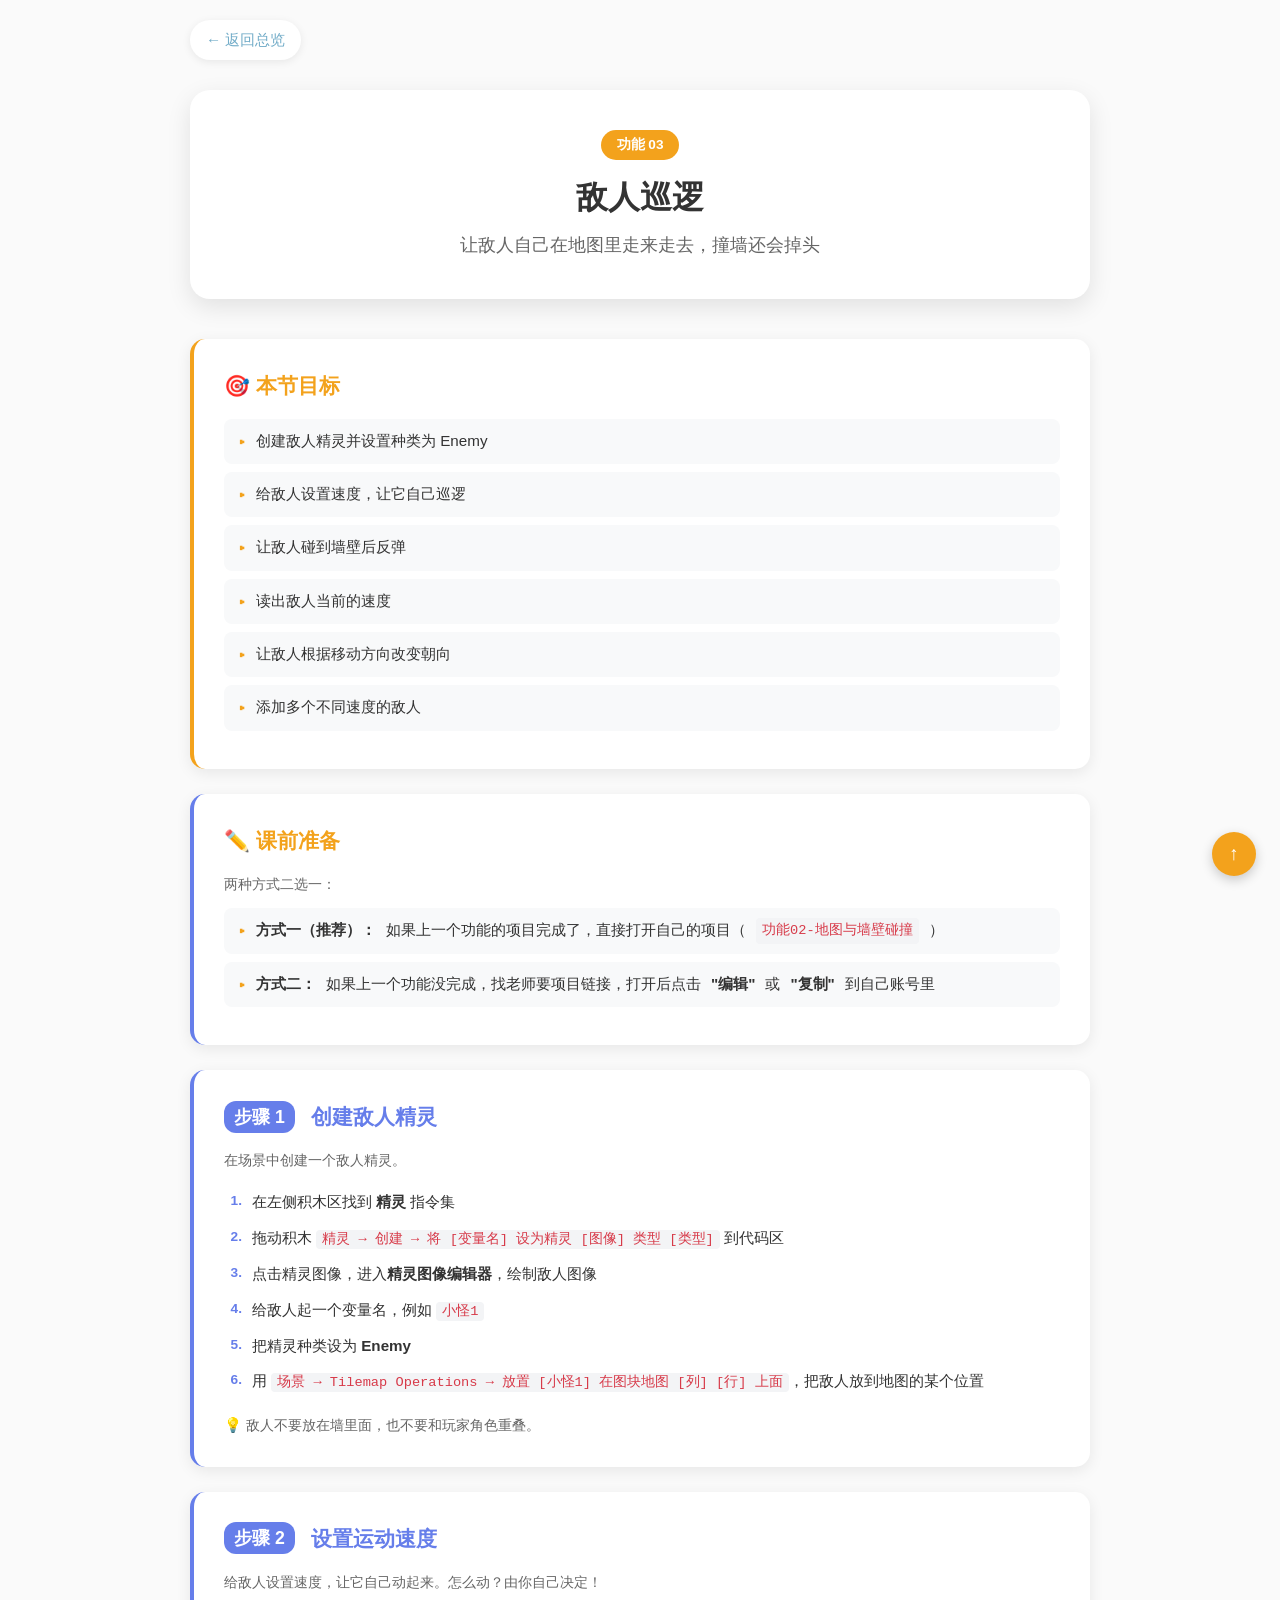
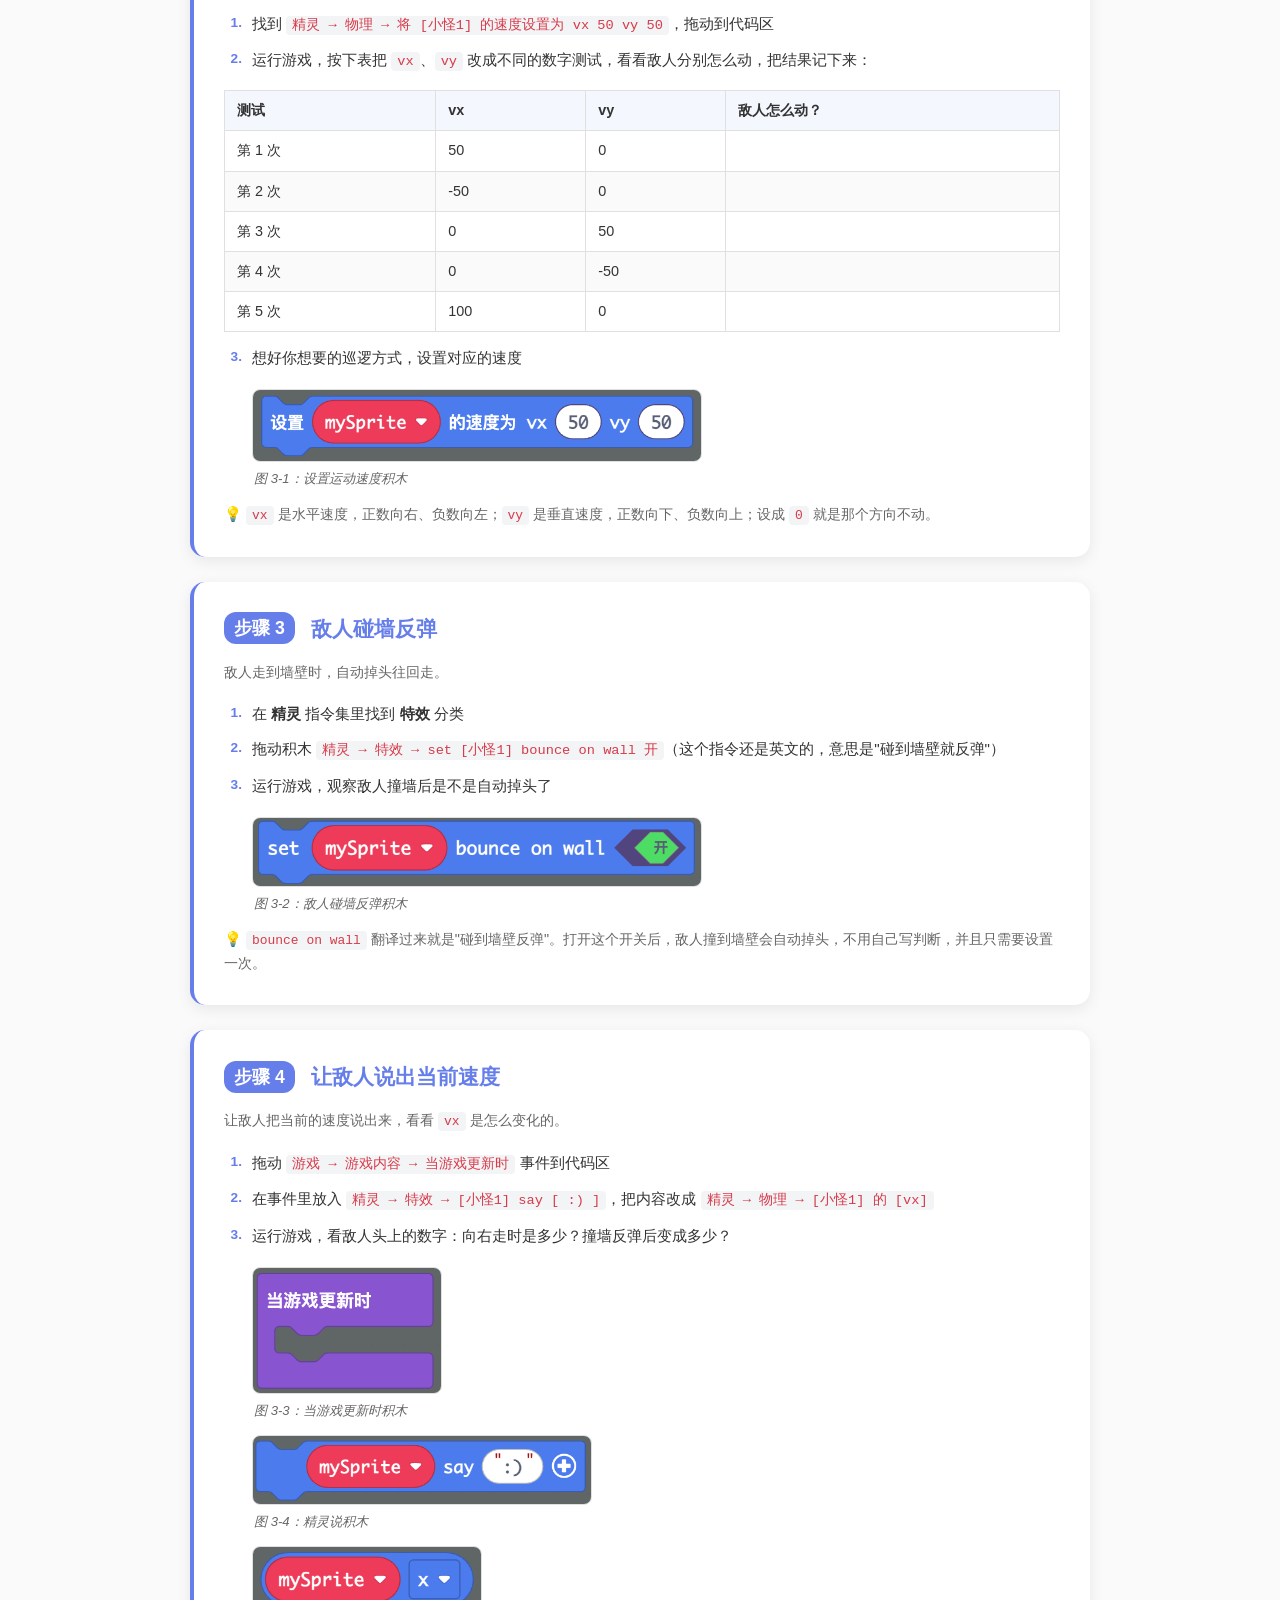
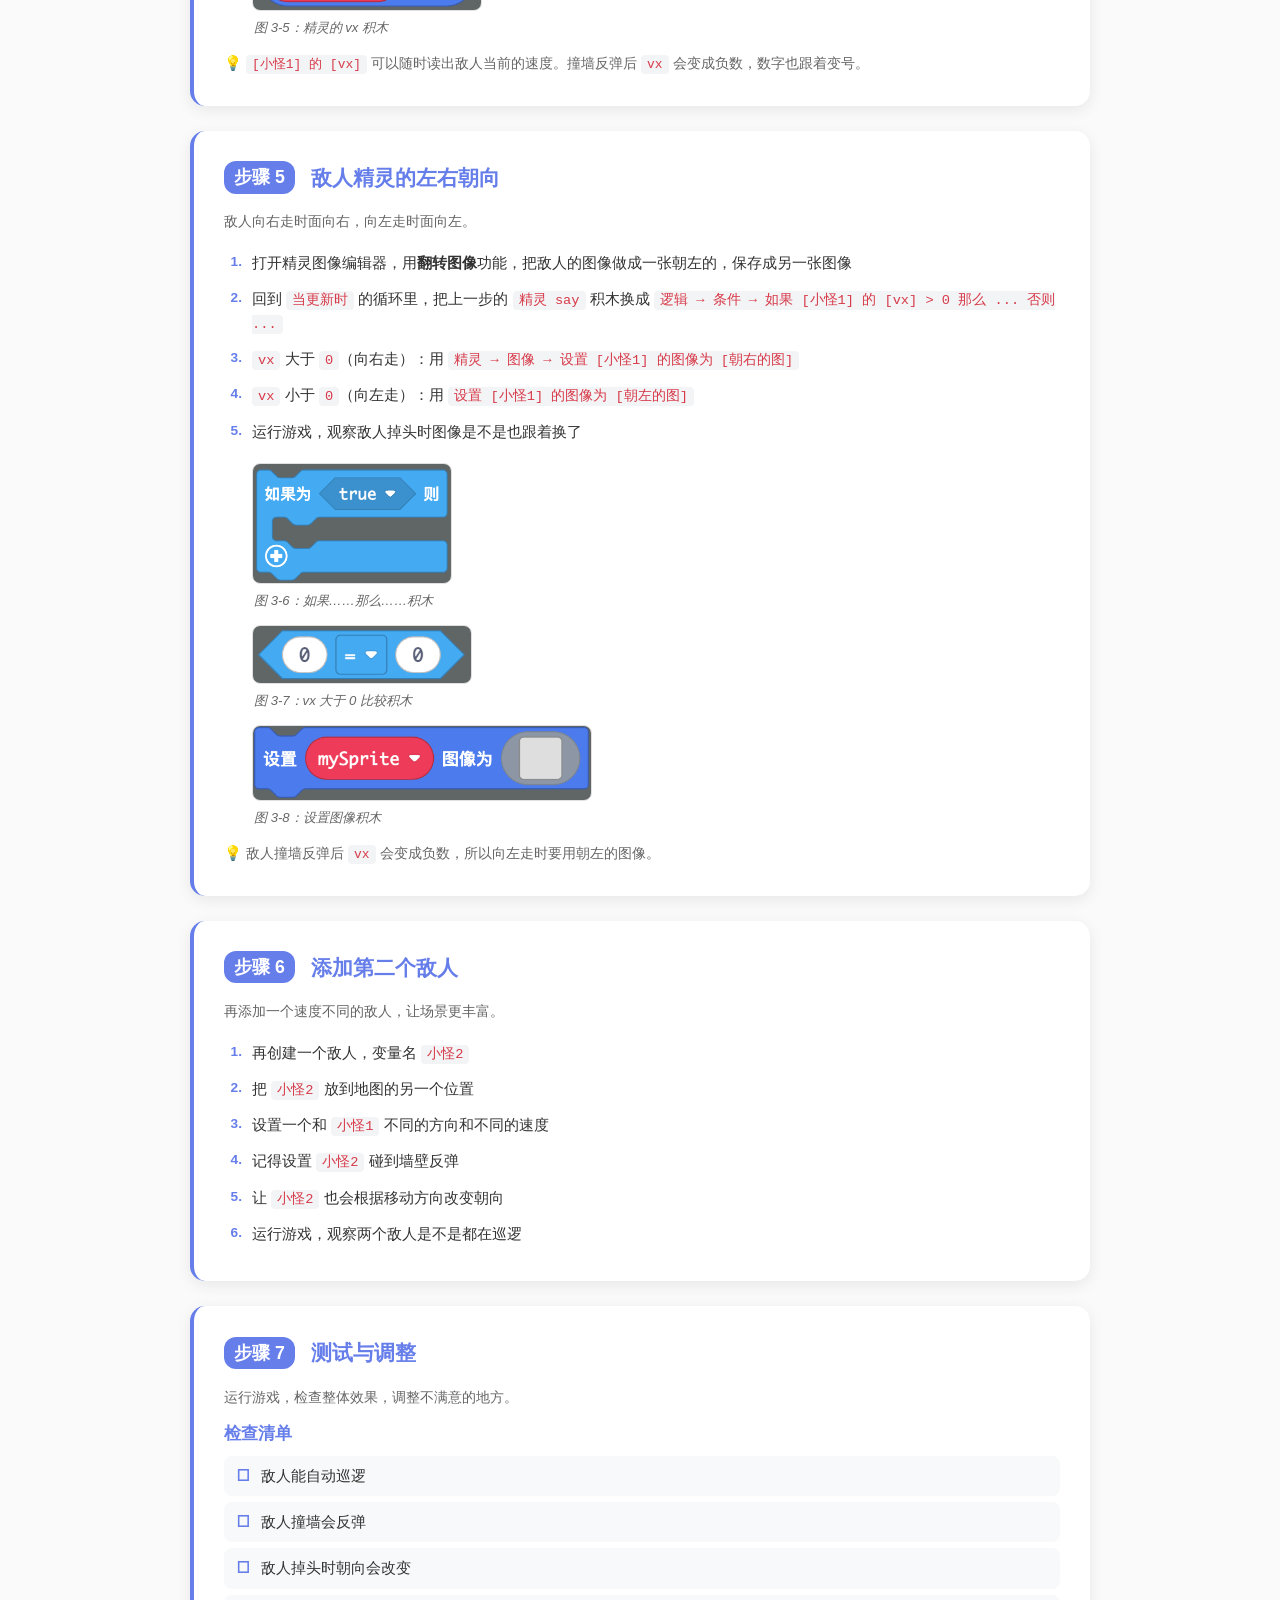
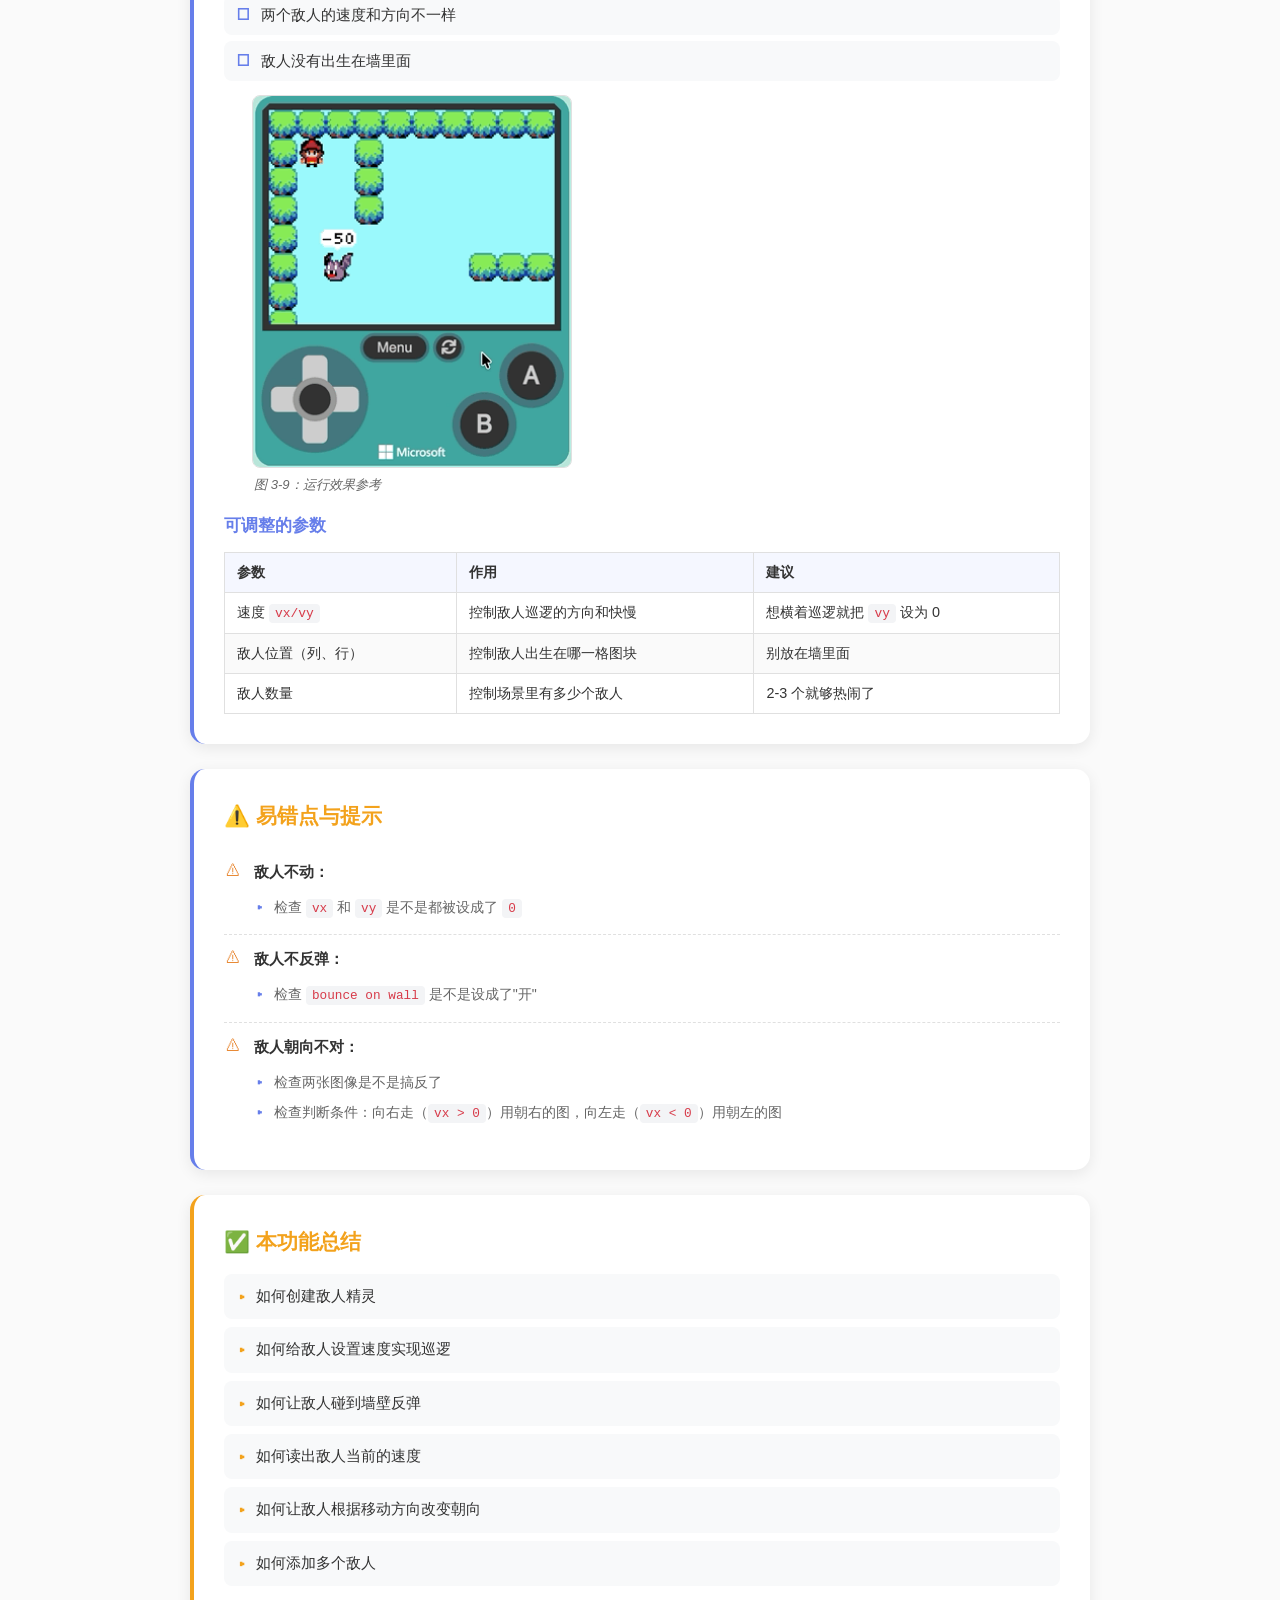
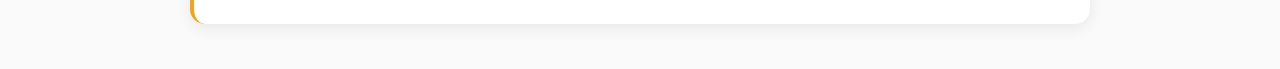
<file: module-03.html>
<!DOCTYPE html>
<html lang="zh-CN">
<head>
<meta charset="UTF-8">
<meta name="viewport" content="width=device-width, initial-scale=1.0">
<title>功能 03：敌人巡逻</title>
<link rel="stylesheet" href="styles.css">
<link rel="stylesheet" href="img-widths.css">
<script src="config.js"></script>
<script src="img-tweak.js"></script>
<style>
/* 本页模块色 */
:root { --page-accent: #667eea; --page-soft: #f5f7ff; }
</style>
</head>
<body data-module="3">
<div class="container">
<a href="index.html" class="back-nav">← 返回总览</a>

<!-- 页头 -->
<div class="page-header">
<div class="module-tag">功能 03</div>
<h1>敌人巡逻</h1>
<p>让敌人自己在地图里走来走去，撞墙还会掉头</p>
</div>

<!-- 本节目标 -->
<div class="content-card features-card">
<div class="section-title">🎯 本节目标</div>
<ul class="feature-list">
<li>创建敌人精灵并设置种类为 Enemy</li>
<li>给敌人设置速度，让它自己巡逻</li>
<li>让敌人碰到墙壁后反弹</li>
<li>读出敌人当前的速度</li>
<li>让敌人根据移动方向改变朝向</li>
<li>添加多个不同速度的敌人</li>
</ul>
</div>

<!-- 课前准备 -->
<div class="content-card">
<div class="section-title">✏️ 课前准备</div>
<p class="hint">两种方式二选一：</p>
<ul class="feature-list">
<li><strong>方式一（推荐）：</strong>如果上一个功能的项目完成了，直接打开自己的项目（<code>功能02-地图与墙壁碰撞</code>）</li>
<li id="method-2"><strong>方式二：</strong>如果上一个功能没完成，找老师要项目链接，打开后点击 <strong>"编辑"</strong> 或 <strong>"复制"</strong> 到自己账号里</li>
</ul>
</div>

<!-- 步骤 1 -->
<div class="content-card step-card">
<div class="section-title"><span class="step-num">步骤 1</span>创建敌人精灵</div>
<p class="hint">在场景中创建一个敌人精灵。</p>
<ol>
<li>在左侧积木区找到 <strong>精灵</strong> 指令集</li>
<li>拖动积木 <code>精灵 → 创建 → 将 [变量名] 设为精灵 [图像] 类型 [类型]</code> 到代码区</li>
<li>点击精灵图像，进入<strong>精灵图像编辑器</strong>，绘制敌人图像</li>
<li>给敌人起一个变量名，例如 <code>小怪1</code></li>
<li>把精灵种类设为 <strong>Enemy</strong></li>
<li>用 <code>场景 → Tilemap Operations → 放置 [小怪1] 在图块地图 [列] [行] 上面</code>，把敌人放到地图的某个位置</li>
</ol>
<p class="note-text">💡 敌人不要放在墙里面，也不要和玩家角色重叠。</p>
</div>

<!-- 步骤 2 -->
<div class="content-card step-card">
<div class="section-title"><span class="step-num">步骤 2</span>设置运动速度</div>
<p class="hint">给敌人设置速度，让它自己动起来。怎么动？由你自己决定！</p>
<ol>
<li>找到 <code>精灵 → 物理 → 将 [小怪1] 的速度设置为 vx 50 vy 50</code>，拖动到代码区</li>
<li>运行游戏，按下表把 <code>vx</code>、<code>vy</code> 改成不同的数字测试，看看敌人分别怎么动，把结果记下来：</li>
</ol>
<div class="tbl-wrap">
<table class="tbl">
<thead>
<tr><th>测试</th><th>vx</th><th>vy</th><th>敌人怎么动？</th></tr>
</thead>
<tbody>
<tr><td>第 1 次</td><td>50</td><td>0</td><td></td></tr>
<tr><td>第 2 次</td><td>-50</td><td>0</td><td></td></tr>
<tr><td>第 3 次</td><td>0</td><td>50</td><td></td></tr>
<tr><td>第 4 次</td><td>0</td><td>-50</td><td></td></tr>
<tr><td>第 5 次</td><td>100</td><td>0</td><td></td></tr>
</tbody>
</table>
</div>
<ol start="3" style="counter-reset: step-item 2;">
<li>想好你想要的巡逻方式，设置对应的速度</li>
</ol>
<img class="fig-img" style="width: 680px;" src="images/func03-step2-block.png" alt="设置运动速度积木">
<div class="img-caption">图 3-1：设置运动速度积木</div>
<p class="note-text">💡 <code>vx</code> 是水平速度，正数向右、负数向左；<code>vy</code> 是垂直速度，正数向下、负数向上；设成 <code>0</code> 就是那个方向不动。</p>
</div>

<!-- 步骤 3 -->
<div class="content-card step-card">
<div class="section-title"><span class="step-num">步骤 3</span>敌人碰墙反弹</div>
<p class="hint">敌人走到墙壁时，自动掉头往回走。</p>
<ol>
<li>在 <strong>精灵</strong> 指令集里找到 <strong>特效</strong> 分类</li>
<li>拖动积木 <code>精灵 → 特效 → set [小怪1] bounce on wall 开</code>（这个指令还是英文的，意思是"碰到墙壁就反弹"）</li>
<li>运行游戏，观察敌人撞墙后是不是自动掉头了</li>
</ol>
<img class="fig-img" style="width: 640px;" src="images/func03-step3-block.png" alt="敌人碰墙反弹积木">
<div class="img-caption">图 3-2：敌人碰墙反弹积木</div>
<p class="note-text">💡 <code>bounce on wall</code> 翻译过来就是"碰到墙壁反弹"。打开这个开关后，敌人撞到墙壁会自动掉头，不用自己写判断，并且只需要设置一次。</p>
</div>

<!-- 步骤 4 -->
<div class="content-card step-card">
<div class="section-title"><span class="step-num">步骤 4</span>让敌人说出当前速度</div>
<p class="hint">让敌人把当前的速度说出来，看看 <code>vx</code> 是怎么变化的。</p>
<ol>
<li>拖动 <code>游戏 → 游戏内容 → 当游戏更新时</code> 事件到代码区</li>
<li>在事件里放入 <code>精灵 → 特效 → [小怪1] say [ :) ]</code>，把内容改成 <code>精灵 → 物理 → [小怪1] 的 [vx]</code></li>
<li>运行游戏，看敌人头上的数字：向右走时是多少？撞墙反弹后变成多少？</li>
</ol>
<img class="fig-img" style="width: 420px;" src="images/func03-step4-1-block.png" alt="当游戏更新时积木">
<div class="img-caption">图 3-3：当游戏更新时积木</div>
<img class="fig-img" style="width: 520px;" src="images/func03-step4-2-block.png" alt="精灵说积木">
<div class="img-caption">图 3-4：精灵说积木</div>
<img class="fig-img" style="width: 420px;" src="images/func03-step4-3-block.png" alt="精灵的 vx">
<div class="img-caption">图 3-5：精灵的 vx 积木</div>
<p class="note-text">💡 <code>[小怪1] 的 [vx]</code> 可以随时读出敌人当前的速度。撞墙反弹后 <code>vx</code> 会变成负数，数字也跟着变号。</p>
</div>

<!-- 步骤 5 -->
<div class="content-card step-card">
<div class="section-title"><span class="step-num">步骤 5</span>敌人精灵的左右朝向</div>
<p class="hint">敌人向右走时面向右，向左走时面向左。</p>
<ol>
<li>打开精灵图像编辑器，用<strong>翻转图像</strong>功能，把敌人的图像做成一张朝左的，保存成另一张图像</li>
<li>回到 <code>当更新时</code> 的循环里，把上一步的 <code>精灵 say</code> 积木换成 <code>逻辑 → 条件 → 如果 [小怪1] 的 [vx] &gt; 0 那么 ... 否则 ...</code></li>
<li><code>vx</code> 大于 <code>0</code>（向右走）：用 <code>精灵 → 图像 → 设置 [小怪1] 的图像为 [朝右的图]</code></li>
<li><code>vx</code> 小于 <code>0</code>（向左走）：用 <code>设置 [小怪1] 的图像为 [朝左的图]</code></li>
<li>运行游戏，观察敌人掉头时图像是不是也跟着换了</li>
</ol>
<img class="fig-img" style="width: 420px;" src="images/func03-step5-1-block.png" alt="如果那么积木">
<div class="img-caption">图 3-6：如果……那么……积木</div>
<img class="fig-img" style="width: 400px;" src="images/func03-step5-2-block.png" alt="大于比较积木">
<div class="img-caption">图 3-7：vx 大于 0 比较积木</div>
<img class="fig-img" style="width: 520px;" src="images/func03-step5-3-block.png" alt="设置图像积木">
<div class="img-caption">图 3-8：设置图像积木</div>
<p class="note-text">💡 敌人撞墙反弹后 <code>vx</code> 会变成负数，所以向左走时要用朝左的图像。</p>
</div>

<!-- 步骤 6 -->
<div class="content-card step-card">
<div class="section-title"><span class="step-num">步骤 6</span>添加第二个敌人</div>
<p class="hint">再添加一个速度不同的敌人，让场景更丰富。</p>
<ol>
<li>再创建一个敌人，变量名 <code>小怪2</code></li>
<li>把 <code>小怪2</code> 放到地图的另一个位置</li>
<li>设置一个和 <code>小怪1</code> 不同的方向和不同的速度</li>
<li>记得设置 <code>小怪2</code> 碰到墙壁反弹</li>
<li>让 <code>小怪2</code> 也会根据移动方向改变朝向</li>
<li>运行游戏，观察两个敌人是不是都在巡逻</li>
</ol>
</div>

<!-- 步骤 7 -->
<div class="content-card step-card">
<div class="section-title"><span class="step-num">步骤 7</span>测试与调整</div>
<p class="hint">运行游戏，检查整体效果，调整不满意的地方。</p>
<div class="section-title" style="font-size:1.05em;margin-bottom:8px;">检查清单</div>
<ul class="check-list">
<li>敌人能自动巡逻</li>
<li>敌人撞墙会反弹</li>
<li>敌人掉头时朝向会改变</li>
<li>两个敌人的速度和方向不一样</li>
<li>敌人没有出生在墙里面</li>
</ul>
<img class="fig-img" style="width: 320px;" src="images/func03-step7-run.gif" alt="运行效果">
<div class="img-caption">图 3-9：运行效果参考</div>
<div class="section-title" style="font-size:1.05em;margin:18px 0 8px;">可调整的参数</div>
<div class="tbl-wrap">
<table class="tbl">
<thead>
<tr><th>参数</th><th>作用</th><th>建议</th></tr>
</thead>
<tbody>
<tr><td>速度 <code>vx/vy</code></td><td>控制敌人巡逻的方向和快慢</td><td>想横着巡逻就把 <code>vy</code> 设为 0</td></tr>
<tr><td>敌人位置（列、行）</td><td>控制敌人出生在哪一格图块</td><td>别放在墙里面</td></tr>
<tr><td>敌人数量</td><td>控制场景里有多少个敌人</td><td>2-3 个就够热闹了</td></tr>
</tbody>
</table>
</div>
</div>

<!-- 易错点与提示 -->
<div class="content-card">
<div class="section-title">⚠️ 易错点与提示</div>
<ul class="warn-list">
<li><strong>敌人不动：</strong>
<ul>
<li>检查 <code>vx</code> 和 <code>vy</code> 是不是都被设成了 <code>0</code></li>
</ul>
</li>
<li><strong>敌人不反弹：</strong>
<ul>
<li>检查 <code>bounce on wall</code> 是不是设成了"开"</li>
</ul>
</li>
<li><strong>敌人朝向不对：</strong>
<ul>
<li>检查两张图像是不是搞反了</li>
<li>检查判断条件：向右走（<code>vx &gt; 0</code>）用朝右的图，向左走（<code>vx &lt; 0</code>）用朝左的图</li>
</ul>
</li>
</ul>
</div>

<!-- 本功能总结 -->
<div class="content-card features-card">
<div class="section-title">✅ 本功能总结</div>
<ul class="feature-list">
<li>如何创建敌人精灵</li>
<li>如何给敌人设置速度实现巡逻</li>
<li>如何让敌人碰到墙壁反弹</li>
<li>如何读出敌人当前的速度</li>
<li>如何让敌人根据移动方向改变朝向</li>
<li>如何添加多个敌人</li>
</ul>
</div>

</div>
<button class="back-to-top" onclick="window.scrollTo({top: 0, behavior: 'smooth'})">↑</button>
<script>
// 课前准备「方式二」：根据课程进度，决定是否显示上一个功能的 demo 链接
(function () {
    var cfg = window.COURSE_CONFIG || { unlockedModule: 3, demoLinks: {} };
    var n = parseInt(document.body.getAttribute('data-module'), 10) || 1;
    var li = document.getElementById('method-2');
    if (!li) return;
    var link = (cfg.demoLinks || {})[n];
    if (n <= cfg.unlockedModule && link) {
        li.innerHTML =
            '<strong>方式二：</strong>如果上一个功能没完成，点击 ' +
            '<a href="' + link + '" target="_blank" rel="noopener"><strong>这里</strong></a> ' +
            '打开老师给的项目，再点击 <strong>"编辑"</strong> 或 <strong>"复制"</strong> 到自己账号里';
    }
})();
</script>
</body>
</html>
</file>
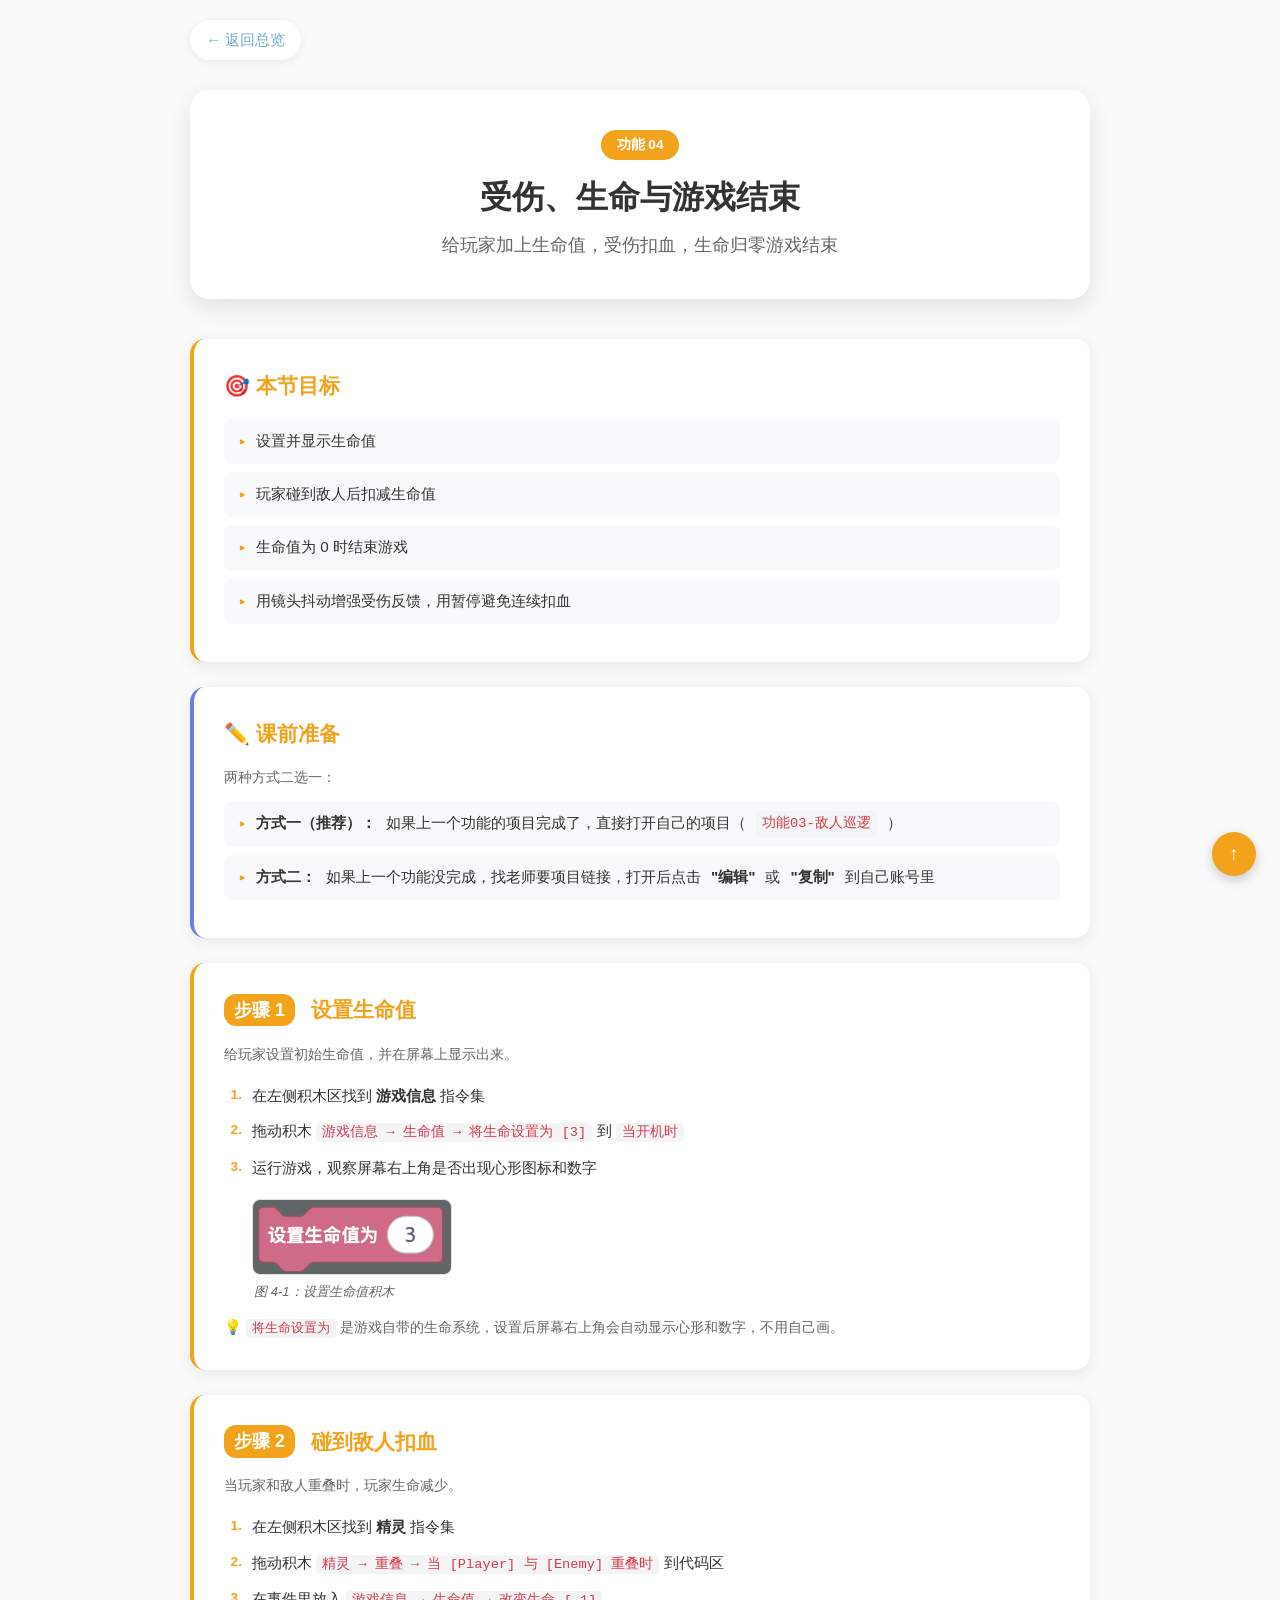
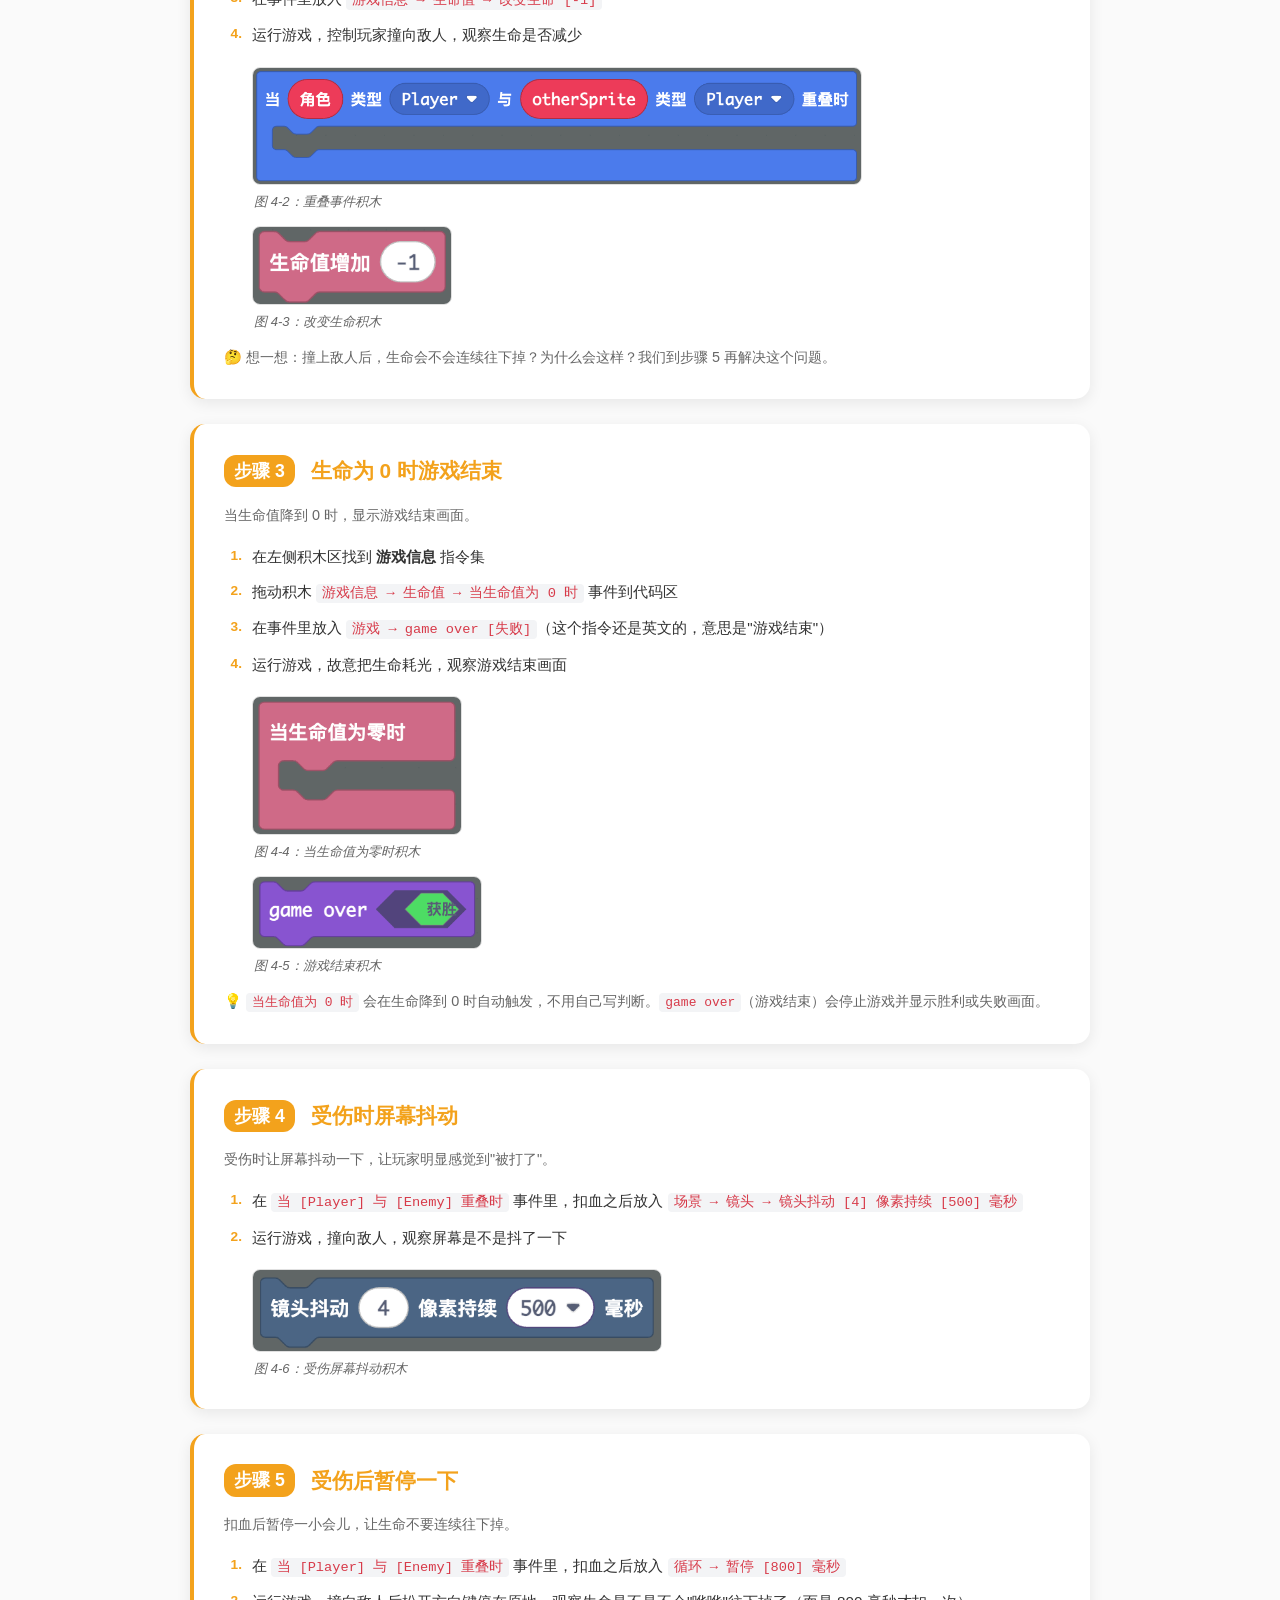
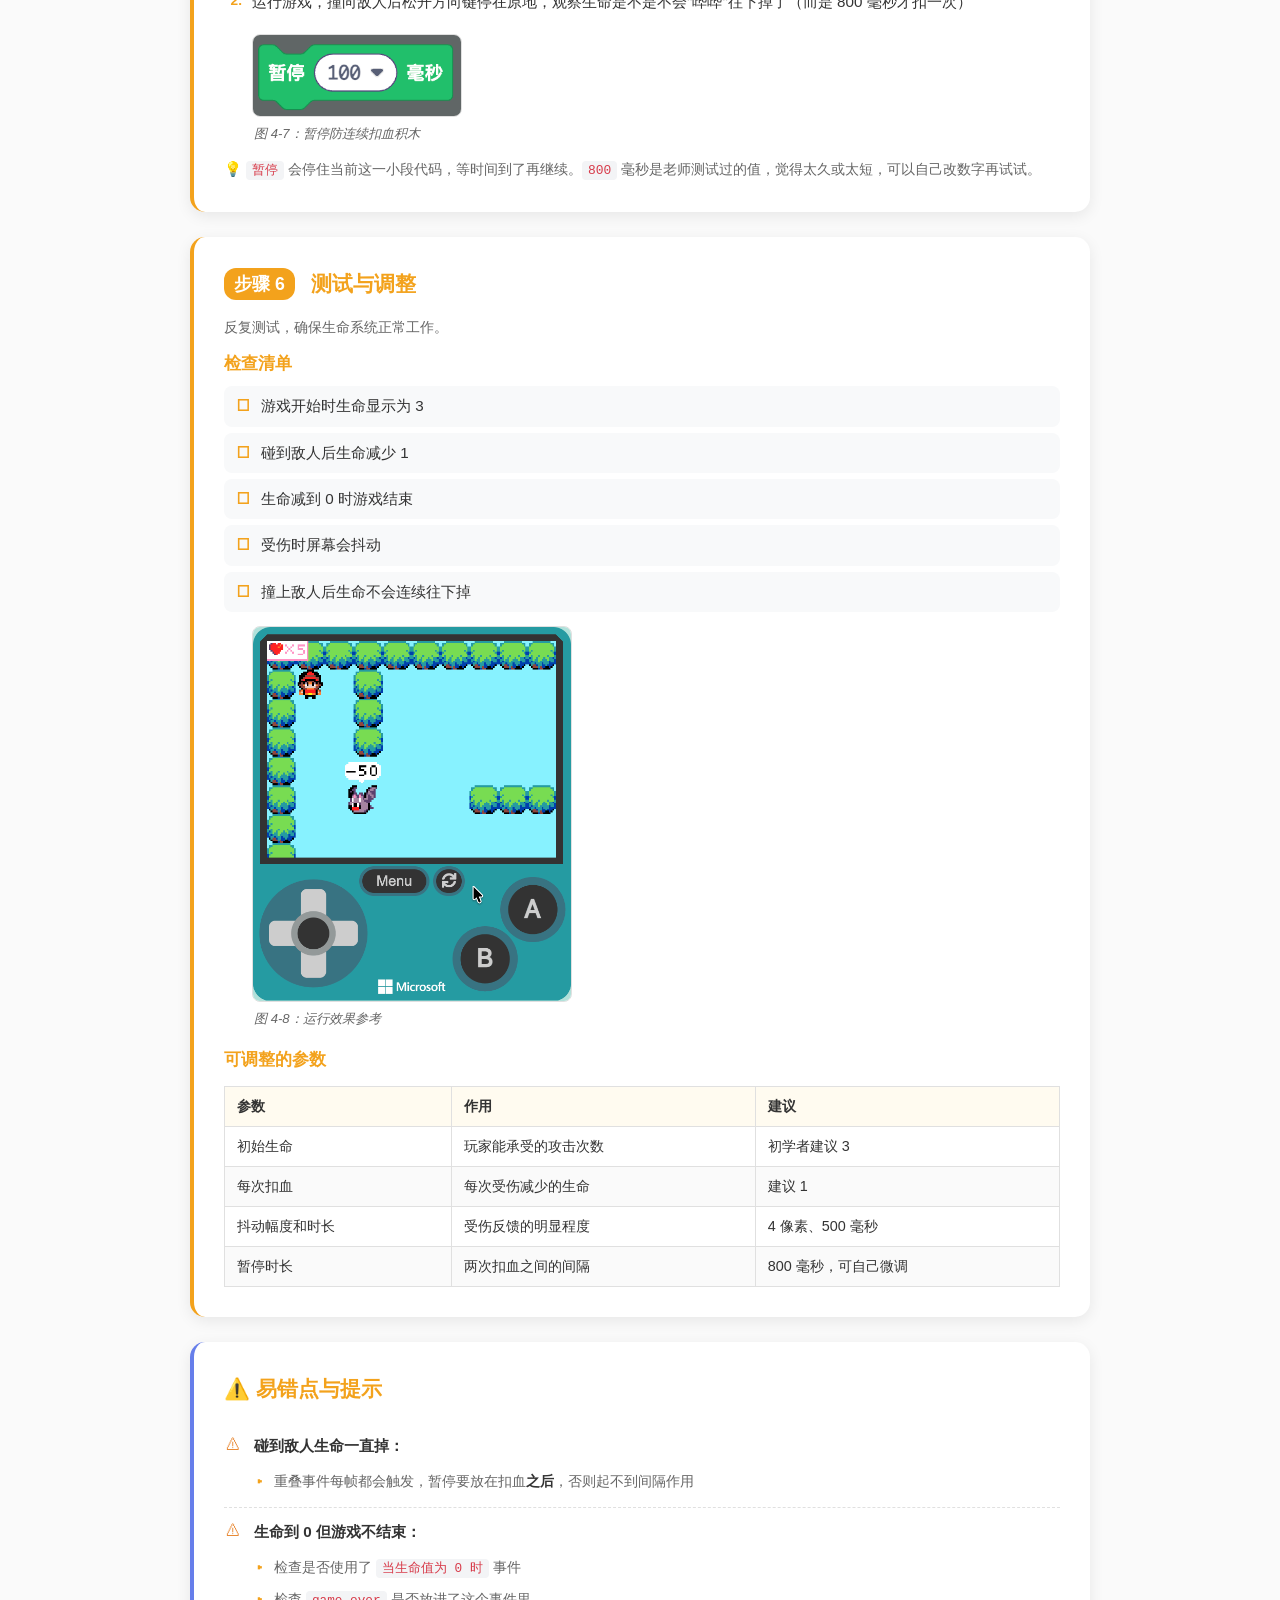
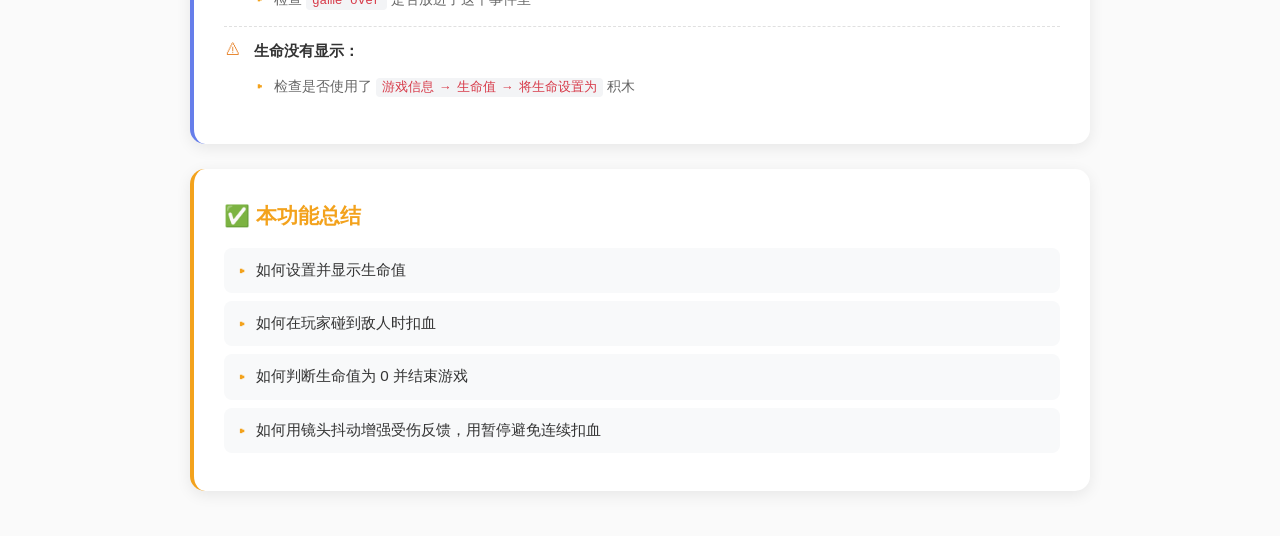
<file: module-04.html>
<!DOCTYPE html>
<html lang="zh-CN">
<head>
<meta charset="UTF-8">
<meta name="viewport" content="width=device-width, initial-scale=1.0">
<title>功能 04：受伤、生命与游戏结束</title>
<link rel="stylesheet" href="styles.css">
<link rel="stylesheet" href="img-widths.css">
<script src="config.js"></script>
<script src="img-tweak.js"></script>
<style>
/* 本页模块色 */
:root { --page-accent: #F3A21C; --page-soft: #fffbf0; }
</style>
</head>
<body data-module="4">
<div class="container">
<a href="index.html" class="back-nav">← 返回总览</a>

<!-- 页头 -->
<div class="page-header">
<div class="module-tag">功能 04</div>
<h1>受伤、生命与游戏结束</h1>
<p>给玩家加上生命值，受伤扣血，生命归零游戏结束</p>
</div>

<!-- 本节目标 -->
<div class="content-card features-card">
<div class="section-title">🎯 本节目标</div>
<ul class="feature-list">
<li>设置并显示生命值</li>
<li>玩家碰到敌人后扣减生命值</li>
<li>生命值为 0 时结束游戏</li>
<li>用镜头抖动增强受伤反馈，用暂停避免连续扣血</li>
</ul>
</div>

<!-- 课前准备 -->
<div class="content-card">
<div class="section-title">✏️ 课前准备</div>
<p class="hint">两种方式二选一：</p>
<ul class="feature-list">
<li><strong>方式一（推荐）：</strong>如果上一个功能的项目完成了，直接打开自己的项目（<code>功能03-敌人巡逻</code>）</li>
<li id="method-2"><strong>方式二：</strong>如果上一个功能没完成，找老师要项目链接，打开后点击 <strong>"编辑"</strong> 或 <strong>"复制"</strong> 到自己账号里</li>
</ul>
</div>

<!-- 步骤 1 -->
<div class="content-card step-card">
<div class="section-title"><span class="step-num">步骤 1</span>设置生命值</div>
<p class="hint">给玩家设置初始生命值，并在屏幕上显示出来。</p>
<ol>
<li>在左侧积木区找到 <strong>游戏信息</strong> 指令集</li>
<li>拖动积木 <code>游戏信息 → 生命值 → 将生命设置为 [3]</code> 到 <code>当开机时</code></li>
<li>运行游戏，观察屏幕右上角是否出现心形图标和数字</li>
</ol>
<img class="fig-img" style="width: 680px;" src="images/func04-step1-block.png" alt="设置生命值积木">
<div class="img-caption">图 4-1：设置生命值积木</div>
<p class="note-text">💡 <code>将生命设置为</code> 是游戏自带的生命系统，设置后屏幕右上角会自动显示心形和数字，不用自己画。</p>
</div>

<!-- 步骤 2 -->
<div class="content-card step-card">
<div class="section-title"><span class="step-num">步骤 2</span>碰到敌人扣血</div>
<p class="hint">当玩家和敌人重叠时，玩家生命减少。</p>
<ol>
<li>在左侧积木区找到 <strong>精灵</strong> 指令集</li>
<li>拖动积木 <code>精灵 → 重叠 → 当 [Player] 与 [Enemy] 重叠时</code> 到代码区</li>
<li>在事件里放入 <code>游戏信息 → 生命值 → 改变生命 [-1]</code></li>
<li>运行游戏，控制玩家撞向敌人，观察生命是否减少</li>
</ol>
<img class="fig-img" style="width: 680px;" src="images/func04-step2-1-block.png" alt="重叠事件积木">
<div class="img-caption">图 4-2：重叠事件积木</div>
<img class="fig-img" style="width: 620px;" src="images/func04-step2-2-block.png" alt="改变生命积木">
<div class="img-caption">图 4-3：改变生命积木</div>
<p class="note-text">🤔 想一想：撞上敌人后，生命会不会连续往下掉？为什么会这样？我们到步骤 5 再解决这个问题。</p>
</div>

<!-- 步骤 3 -->
<div class="content-card step-card">
<div class="section-title"><span class="step-num">步骤 3</span>生命为 0 时游戏结束</div>
<p class="hint">当生命值降到 0 时，显示游戏结束画面。</p>
<ol>
<li>在左侧积木区找到 <strong>游戏信息</strong> 指令集</li>
<li>拖动积木 <code>游戏信息 → 生命值 → 当生命值为 0 时</code> 事件到代码区</li>
<li>在事件里放入 <code>游戏 → game over [失败]</code>（这个指令还是英文的，意思是"游戏结束"）</li>
<li>运行游戏，故意把生命耗光，观察游戏结束画面</li>
</ol>
<img class="fig-img" style="width: 680px;" src="images/func04-step3-1-block.png" alt="当生命值为零时积木">
<div class="img-caption">图 4-4：当生命值为零时积木</div>
<img class="fig-img" style="width: 620px;" src="images/func04-step3-2-block.png" alt="游戏结束积木">
<div class="img-caption">图 4-5：游戏结束积木</div>
<p class="note-text">💡 <code>当生命值为 0 时</code> 会在生命降到 0 时自动触发，不用自己写判断。<code>game over</code>（游戏结束）会停止游戏并显示胜利或失败画面。</p>
</div>

<!-- 步骤 4 -->
<div class="content-card step-card">
<div class="section-title"><span class="step-num">步骤 4</span>受伤时屏幕抖动</div>
<p class="hint">受伤时让屏幕抖动一下，让玩家明显感觉到"被打了"。</p>
<ol>
<li>在 <code>当 [Player] 与 [Enemy] 重叠时</code> 事件里，扣血之后放入 <code>场景 → 镜头 → 镜头抖动 [4] 像素持续 [500] 毫秒</code></li>
<li>运行游戏，撞向敌人，观察屏幕是不是抖了一下</li>
</ol>
<img class="fig-img" style="width: 640px;" src="images/func04-step4-block.png" alt="受伤屏幕抖动积木">
<div class="img-caption">图 4-6：受伤屏幕抖动积木</div>
</div>

<!-- 步骤 5 -->
<div class="content-card step-card">
<div class="section-title"><span class="step-num">步骤 5</span>受伤后暂停一下</div>
<p class="hint">扣血后暂停一小会儿，让生命不要连续往下掉。</p>
<ol>
<li>在 <code>当 [Player] 与 [Enemy] 重叠时</code> 事件里，扣血之后放入 <code>循环 → 暂停 [800] 毫秒</code></li>
<li>运行游戏，撞向敌人后松开方向键停在原地，观察生命是不是不会"哗哗"往下掉了（而是 800 毫秒才扣一次）</li>
</ol>
<img class="fig-img" style="width: 640px;" src="images/func04-step5-block.png" alt="暂停防连续扣血积木">
<div class="img-caption">图 4-7：暂停防连续扣血积木</div>
<p class="note-text">💡 <code>暂停</code> 会停住当前这一小段代码，等时间到了再继续。<code>800</code> 毫秒是老师测试过的值，觉得太久或太短，可以自己改数字再试试。</p>
</div>

<!-- 步骤 6 -->
<div class="content-card step-card">
<div class="section-title"><span class="step-num">步骤 6</span>测试与调整</div>
<p class="hint">反复测试，确保生命系统正常工作。</p>
<div class="section-title" style="font-size:1.05em;margin-bottom:8px;">检查清单</div>
<ul class="check-list">
<li>游戏开始时生命显示为 3</li>
<li>碰到敌人后生命减少 1</li>
<li>生命减到 0 时游戏结束</li>
<li>受伤时屏幕会抖动</li>
<li>撞上敌人后生命不会连续往下掉</li>
</ul>
<img class="fig-img" style="width: 320px;" src="images/func04-step6-run.gif" alt="运行效果">
<div class="img-caption">图 4-8：运行效果参考</div>
<div class="section-title" style="font-size:1.05em;margin:18px 0 8px;">可调整的参数</div>
<div class="tbl-wrap">
<table class="tbl">
<thead>
<tr><th>参数</th><th>作用</th><th>建议</th></tr>
</thead>
<tbody>
<tr><td>初始生命</td><td>玩家能承受的攻击次数</td><td>初学者建议 3</td></tr>
<tr><td>每次扣血</td><td>每次受伤减少的生命</td><td>建议 1</td></tr>
<tr><td>抖动幅度和时长</td><td>受伤反馈的明显程度</td><td>4 像素、500 毫秒</td></tr>
<tr><td>暂停时长</td><td>两次扣血之间的间隔</td><td>800 毫秒，可自己微调</td></tr>
</tbody>
</table>
</div>
</div>

<!-- 易错点与提示 -->
<div class="content-card">
<div class="section-title">⚠️ 易错点与提示</div>
<ul class="warn-list">
<li><strong>碰到敌人生命一直掉：</strong>
<ul>
<li>重叠事件每帧都会触发，暂停要放在扣血<strong>之后</strong>，否则起不到间隔作用</li>
</ul>
</li>
<li><strong>生命到 0 但游戏不结束：</strong>
<ul>
<li>检查是否使用了 <code>当生命值为 0 时</code> 事件</li>
<li>检查 <code>game over</code> 是否放进了这个事件里</li>
</ul>
</li>
<li><strong>生命没有显示：</strong>
<ul>
<li>检查是否使用了 <code>游戏信息 → 生命值 → 将生命设置为</code> 积木</li>
</ul>
</li>
</ul>
</div>

<!-- 本功能总结 -->
<div class="content-card features-card">
<div class="section-title">✅ 本功能总结</div>
<ul class="feature-list">
<li>如何设置并显示生命值</li>
<li>如何在玩家碰到敌人时扣血</li>
<li>如何判断生命值为 0 并结束游戏</li>
<li>如何用镜头抖动增强受伤反馈，用暂停避免连续扣血</li>
</ul>
</div>

</div>
<button class="back-to-top" onclick="window.scrollTo({top: 0, behavior: 'smooth'})">↑</button>
<script>
// 课前准备「方式二」：根据课程进度，决定是否显示上一个功能的 demo 链接
(function () {
    var cfg = window.COURSE_CONFIG || { unlockedModule: 4, demoLinks: {} };
    var n = parseInt(document.body.getAttribute('data-module'), 10) || 1;
    var li = document.getElementById('method-2');
    if (!li) return;
    var link = (cfg.demoLinks || {})[n];
    if (n <= cfg.unlockedModule && link) {
        li.innerHTML =
            '<strong>方式二：</strong>如果上一个功能没完成，点击 ' +
            '<a href="' + link + '" target="_blank" rel="noopener"><strong>这里</strong></a> ' +
            '打开老师给的项目，再点击 <strong>"编辑"</strong> 或 <strong>"复制"</strong> 到自己账号里';
    }
})();
</script>
</body>
</html>
</file>
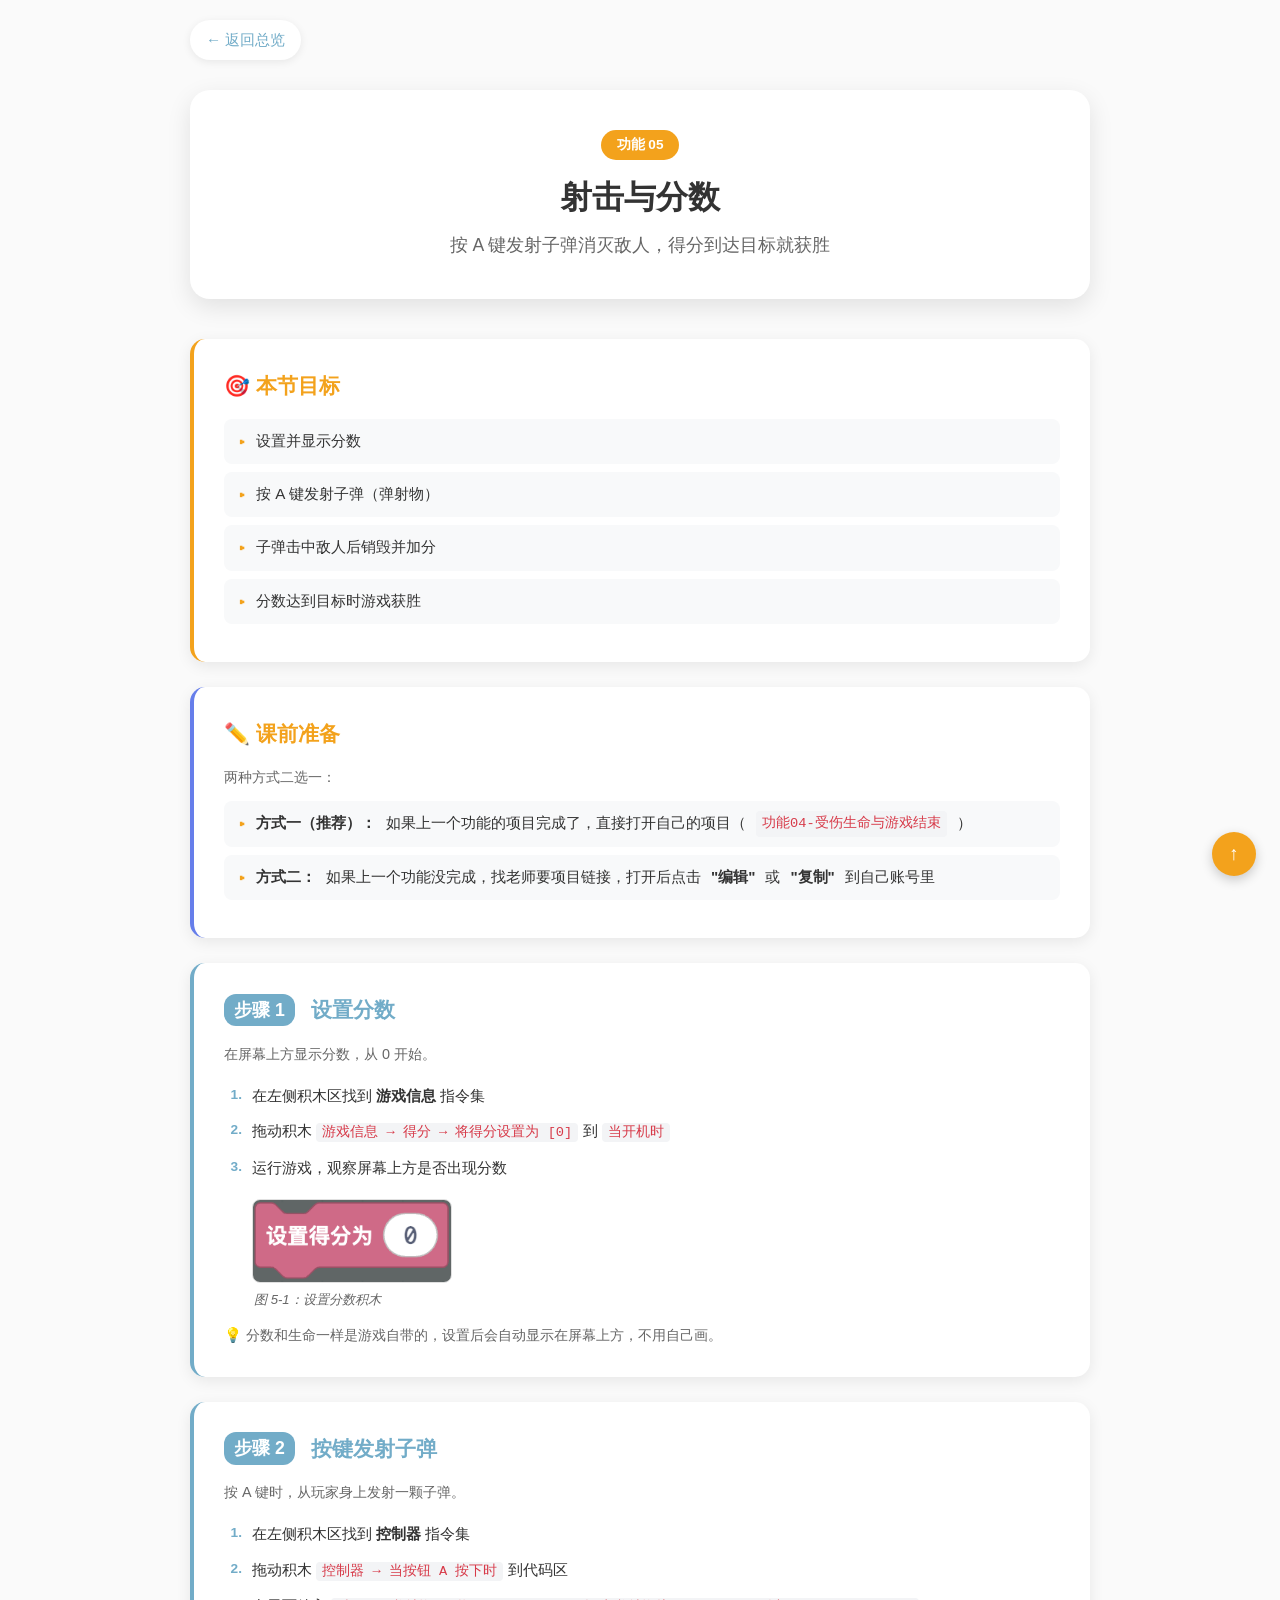
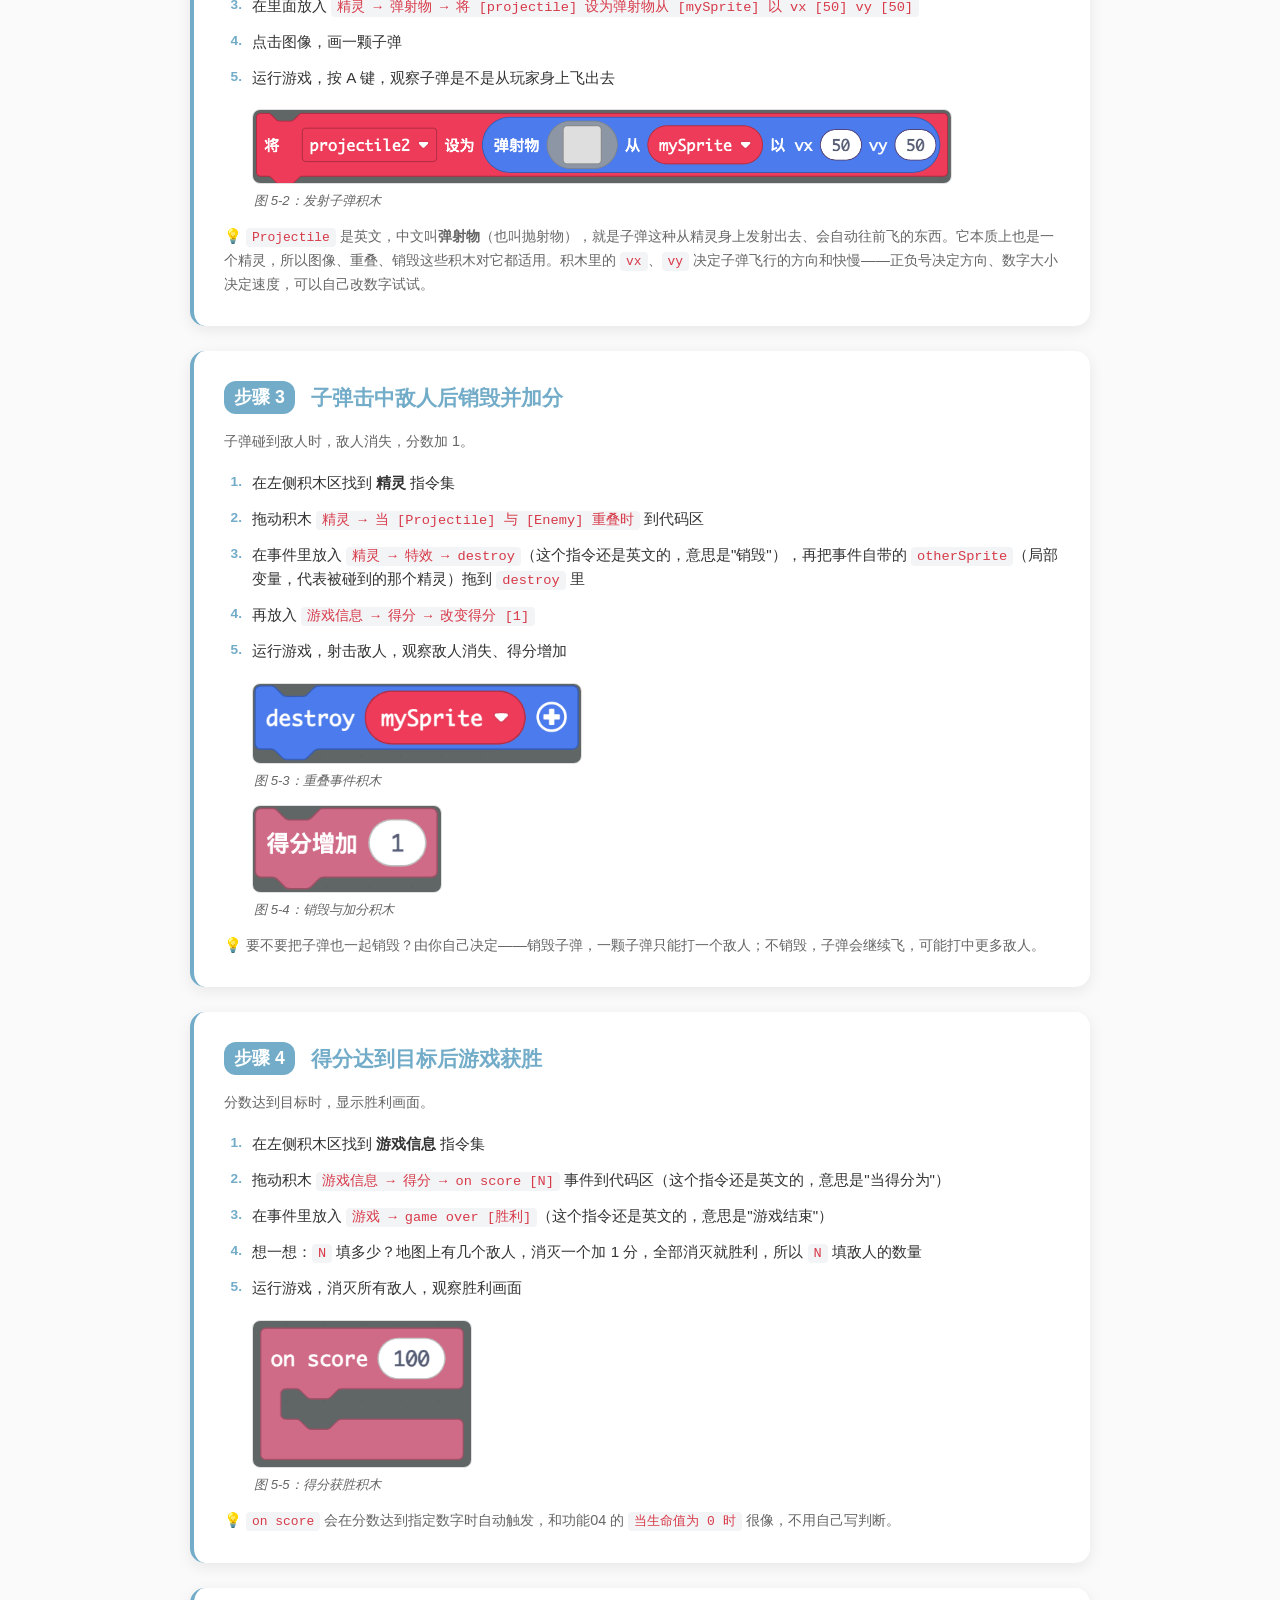
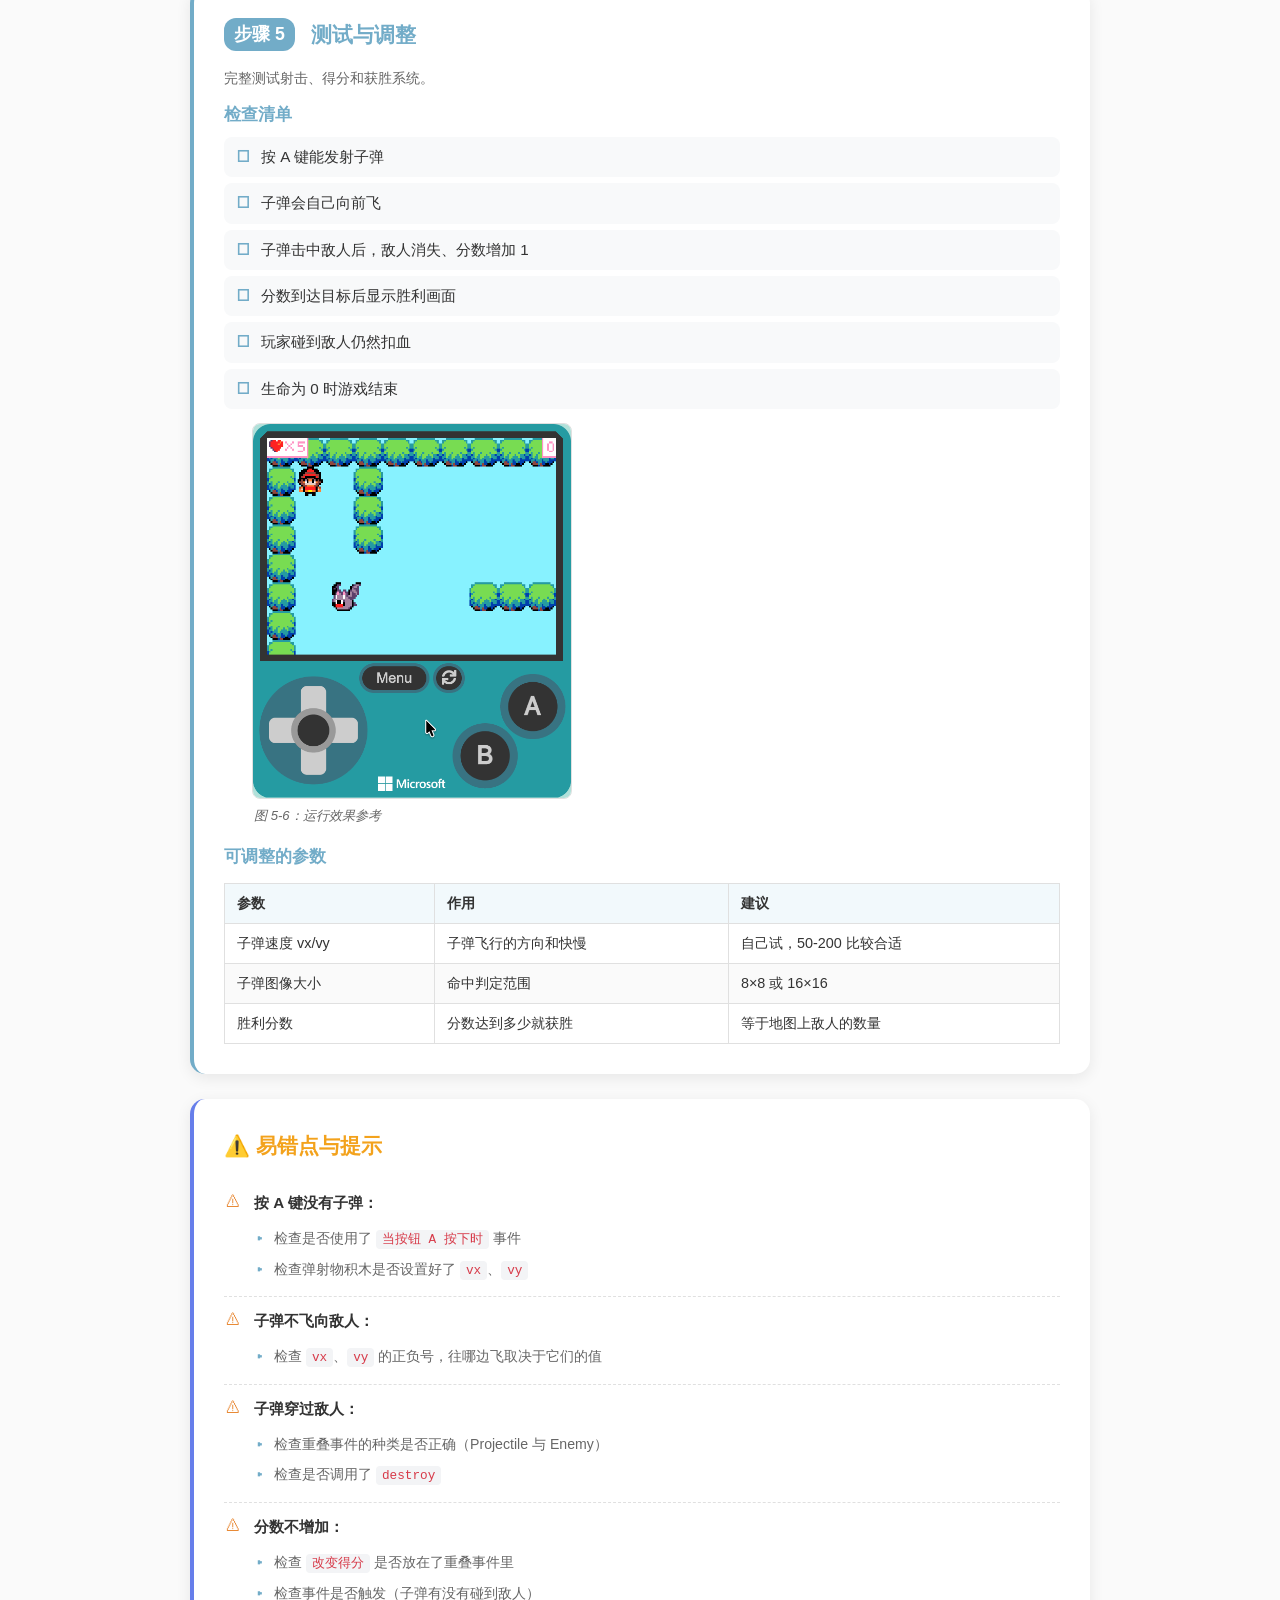
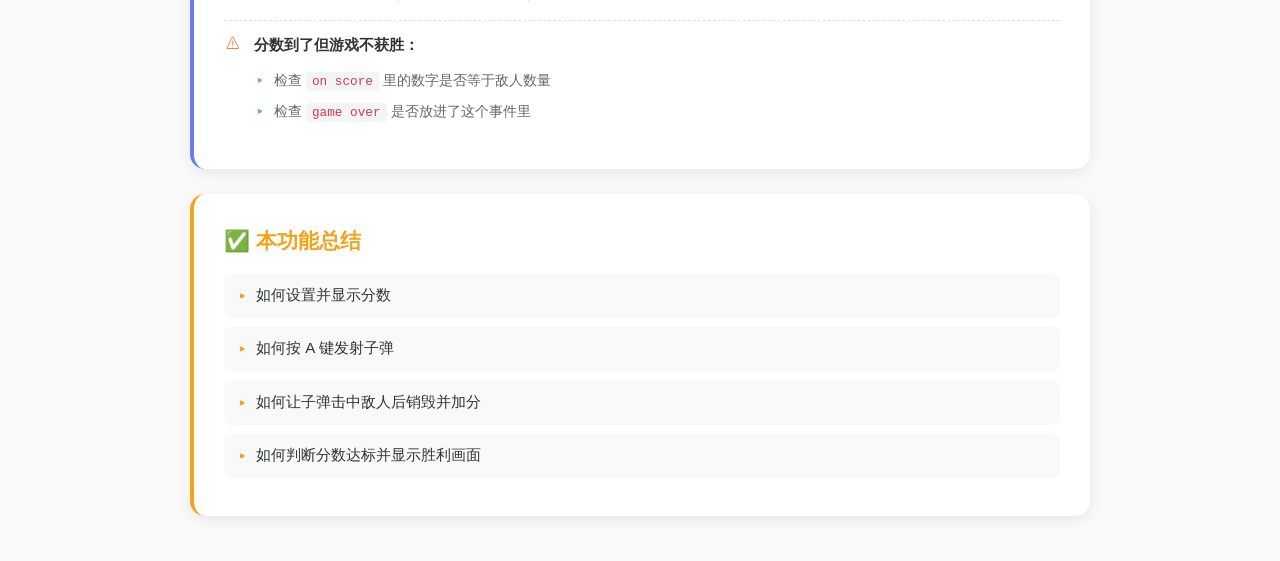
<file: module-05.html>
<!DOCTYPE html>
<html lang="zh-CN">
<head>
<meta charset="UTF-8">
<meta name="viewport" content="width=device-width, initial-scale=1.0">
<title>功能 05：射击与分数</title>
<link rel="stylesheet" href="styles.css">
<link rel="stylesheet" href="img-widths.css">
<script src="config.js"></script>
<script src="img-tweak.js"></script>
<style>
/* 本页模块色 */
:root { --page-accent: #72ACC8; --page-soft: #f2f9fc; }
</style>
</head>
<body data-module="5">
<div class="container">
<a href="index.html" class="back-nav">← 返回总览</a>

<!-- 页头 -->
<div class="page-header">
<div class="module-tag">功能 05</div>
<h1>射击与分数</h1>
<p>按 A 键发射子弹消灭敌人，得分到达目标就获胜</p>
</div>

<!-- 本节目标 -->
<div class="content-card features-card">
<div class="section-title">🎯 本节目标</div>
<ul class="feature-list">
<li>设置并显示分数</li>
<li>按 A 键发射子弹（弹射物）</li>
<li>子弹击中敌人后销毁并加分</li>
<li>分数达到目标时游戏获胜</li>
</ul>
</div>

<!-- 课前准备 -->
<div class="content-card">
<div class="section-title">✏️ 课前准备</div>
<p class="hint">两种方式二选一：</p>
<ul class="feature-list">
<li><strong>方式一（推荐）：</strong>如果上一个功能的项目完成了，直接打开自己的项目（<code>功能04-受伤生命与游戏结束</code>）</li>
<li id="method-2"><strong>方式二：</strong>如果上一个功能没完成，找老师要项目链接，打开后点击 <strong>"编辑"</strong> 或 <strong>"复制"</strong> 到自己账号里</li>
</ul>
</div>

<!-- 步骤 1 -->
<div class="content-card step-card">
<div class="section-title"><span class="step-num">步骤 1</span>设置分数</div>
<p class="hint">在屏幕上方显示分数，从 0 开始。</p>
<ol>
<li>在左侧积木区找到 <strong>游戏信息</strong> 指令集</li>
<li>拖动积木 <code>游戏信息 → 得分 → 将得分设置为 [0]</code> 到 <code>当开机时</code></li>
<li>运行游戏，观察屏幕上方是否出现分数</li>
</ol>
<img class="fig-img" style="width: 680px;" src="images/func05-step1-block.png" alt="设置分数积木">
<div class="img-caption">图 5-1：设置分数积木</div>
<p class="note-text">💡 分数和生命一样是游戏自带的，设置后会自动显示在屏幕上方，不用自己画。</p>
</div>

<!-- 步骤 2 -->
<div class="content-card step-card">
<div class="section-title"><span class="step-num">步骤 2</span>按键发射子弹</div>
<p class="hint">按 A 键时，从玩家身上发射一颗子弹。</p>
<ol>
<li>在左侧积木区找到 <strong>控制器</strong> 指令集</li>
<li>拖动积木 <code>控制器 → 当按钮 A 按下时</code> 到代码区</li>
<li>在里面放入 <code>精灵 → 弹射物 → 将 [projectile] 设为弹射物从 [mySprite] 以 vx [50] vy [50]</code></li>
<li>点击图像，画一颗子弹</li>
<li>运行游戏，按 A 键，观察子弹是不是从玩家身上飞出去</li>
</ol>
<img class="fig-img" style="width: 680px;" src="images/func05-step2-block.png" alt="发射子弹积木">
<div class="img-caption">图 5-2：发射子弹积木</div>
<p class="note-text">💡 <code>Projectile</code> 是英文，中文叫<strong>弹射物</strong>（也叫抛射物），就是子弹这种从精灵身上发射出去、会自动往前飞的东西。它本质上也是一个精灵，所以图像、重叠、销毁这些积木对它都适用。积木里的 <code>vx</code>、<code>vy</code> 决定子弹飞行的方向和快慢——正负号决定方向、数字大小决定速度，可以自己改数字试试。</p>
</div>

<!-- 步骤 3 -->
<div class="content-card step-card">
<div class="section-title"><span class="step-num">步骤 3</span>子弹击中敌人后销毁并加分</div>
<p class="hint">子弹碰到敌人时，敌人消失，分数加 1。</p>
<ol>
<li>在左侧积木区找到 <strong>精灵</strong> 指令集</li>
<li>拖动积木 <code>精灵 → 当 [Projectile] 与 [Enemy] 重叠时</code> 到代码区</li>
<li>在事件里放入 <code>精灵 → 特效 → destroy</code>（这个指令还是英文的，意思是"销毁"），再把事件自带的 <code>otherSprite</code>（局部变量，代表被碰到的那个精灵）拖到 <code>destroy</code> 里</li>
<li>再放入 <code>游戏信息 → 得分 → 改变得分 [1]</code></li>
<li>运行游戏，射击敌人，观察敌人消失、得分增加</li>
</ol>
<img class="fig-img" style="width: 680px;" src="images/func05-step3-1-block.png" alt="重叠事件积木">
<div class="img-caption">图 5-3：重叠事件积木</div>
<img class="fig-img" style="width: 620px;" src="images/func05-step3-2-block.png" alt="销毁与加分积木">
<div class="img-caption">图 5-4：销毁与加分积木</div>
<p class="note-text">💡 要不要把子弹也一起销毁？由你自己决定——销毁子弹，一颗子弹只能打一个敌人；不销毁，子弹会继续飞，可能打中更多敌人。</p>
</div>

<!-- 步骤 4 -->
<div class="content-card step-card">
<div class="section-title"><span class="step-num">步骤 4</span>得分达到目标后游戏获胜</div>
<p class="hint">分数达到目标时，显示胜利画面。</p>
<ol>
<li>在左侧积木区找到 <strong>游戏信息</strong> 指令集</li>
<li>拖动积木 <code>游戏信息 → 得分 → on score [N]</code> 事件到代码区（这个指令还是英文的，意思是"当得分为"）</li>
<li>在事件里放入 <code>游戏 → game over [胜利]</code>（这个指令还是英文的，意思是"游戏结束"）</li>
<li>想一想：<code>N</code> 填多少？地图上有几个敌人，消灭一个加 1 分，全部消灭就胜利，所以 <code>N</code> 填敌人的数量</li>
<li>运行游戏，消灭所有敌人，观察胜利画面</li>
</ol>
<img class="fig-img" style="width: 680px;" src="images/func05-step4-block.png" alt="得分获胜积木">
<div class="img-caption">图 5-5：得分获胜积木</div>
<p class="note-text">💡 <code>on score</code> 会在分数达到指定数字时自动触发，和功能04 的 <code>当生命值为 0 时</code> 很像，不用自己写判断。</p>
</div>

<!-- 步骤 5 -->
<div class="content-card step-card">
<div class="section-title"><span class="step-num">步骤 5</span>测试与调整</div>
<p class="hint">完整测试射击、得分和获胜系统。</p>
<div class="section-title" style="font-size:1.05em;margin-bottom:8px;">检查清单</div>
<ul class="check-list">
<li>按 A 键能发射子弹</li>
<li>子弹会自己向前飞</li>
<li>子弹击中敌人后，敌人消失、分数增加 1</li>
<li>分数到达目标后显示胜利画面</li>
<li>玩家碰到敌人仍然扣血</li>
<li>生命为 0 时游戏结束</li>
</ul>
<img class="fig-img" style="width: 320px;" src="images/func05-step5-run.gif" alt="运行效果">
<div class="img-caption">图 5-6：运行效果参考</div>
<div class="section-title" style="font-size:1.05em;margin:18px 0 8px;">可调整的参数</div>
<div class="tbl-wrap">
<table class="tbl">
<thead>
<tr><th>参数</th><th>作用</th><th>建议</th></tr>
</thead>
<tbody>
<tr><td>子弹速度 vx/vy</td><td>子弹飞行的方向和快慢</td><td>自己试，50-200 比较合适</td></tr>
<tr><td>子弹图像大小</td><td>命中判定范围</td><td>8×8 或 16×16</td></tr>
<tr><td>胜利分数</td><td>分数达到多少就获胜</td><td>等于地图上敌人的数量</td></tr>
</tbody>
</table>
</div>
</div>

<!-- 易错点与提示 -->
<div class="content-card">
<div class="section-title">⚠️ 易错点与提示</div>
<ul class="warn-list">
<li><strong>按 A 键没有子弹：</strong>
<ul>
<li>检查是否使用了 <code>当按钮 A 按下时</code> 事件</li>
<li>检查弹射物积木是否设置好了 <code>vx</code>、<code>vy</code></li>
</ul>
</li>
<li><strong>子弹不飞向敌人：</strong>
<ul>
<li>检查 <code>vx</code>、<code>vy</code> 的正负号，往哪边飞取决于它们的值</li>
</ul>
</li>
<li><strong>子弹穿过敌人：</strong>
<ul>
<li>检查重叠事件的种类是否正确（Projectile 与 Enemy）</li>
<li>检查是否调用了 <code>destroy</code></li>
</ul>
</li>
<li><strong>分数不增加：</strong>
<ul>
<li>检查 <code>改变得分</code> 是否放在了重叠事件里</li>
<li>检查事件是否触发（子弹有没有碰到敌人）</li>
</ul>
</li>
<li><strong>分数到了但游戏不获胜：</strong>
<ul>
<li>检查 <code>on score</code> 里的数字是否等于敌人数量</li>
<li>检查 <code>game over</code> 是否放进了这个事件里</li>
</ul>
</li>
</ul>
</div>

<!-- 本功能总结 -->
<div class="content-card features-card">
<div class="section-title">✅ 本功能总结</div>
<ul class="feature-list">
<li>如何设置并显示分数</li>
<li>如何按 A 键发射子弹</li>
<li>如何让子弹击中敌人后销毁并加分</li>
<li>如何判断分数达标并显示胜利画面</li>
</ul>
</div>

</div>
<button class="back-to-top" onclick="window.scrollTo({top: 0, behavior: 'smooth'})">↑</button>
<script>
// 课前准备「方式二」：根据课程进度，决定是否显示上一个功能的 demo 链接
(function () {
    var cfg = window.COURSE_CONFIG || { unlockedModule: 5, demoLinks: {} };
    var n = parseInt(document.body.getAttribute('data-module'), 10) || 1;
    var li = document.getElementById('method-2');
    if (!li) return;
    var link = (cfg.demoLinks || {})[n];
    if (n <= cfg.unlockedModule && link) {
        li.innerHTML =
            '<strong>方式二：</strong>如果上一个功能没完成，点击 ' +
            '<a href="' + link + '" target="_blank" rel="noopener"><strong>这里</strong></a> ' +
            '打开老师给的项目，再点击 <strong>"编辑"</strong> 或 <strong>"复制"</strong> 到自己账号里';
    }
})();
</script>
</body>
</html>
</file>
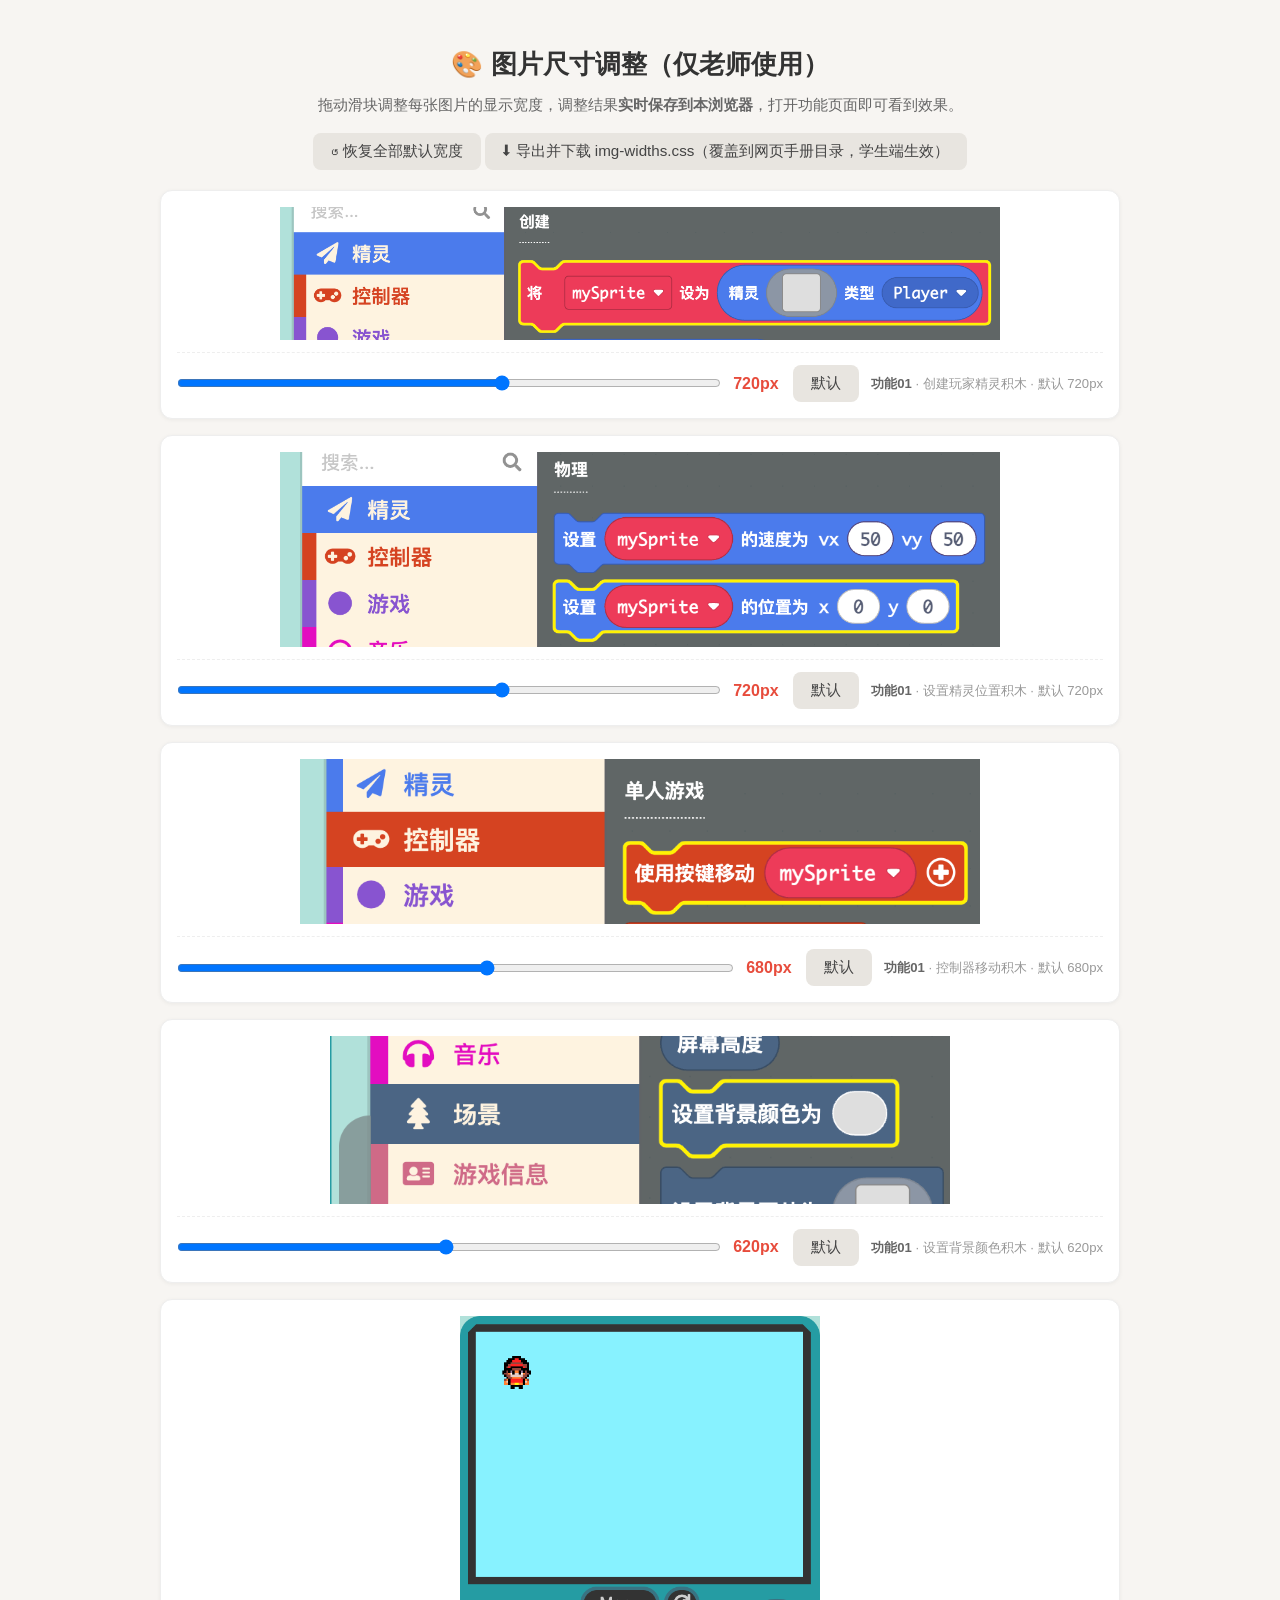
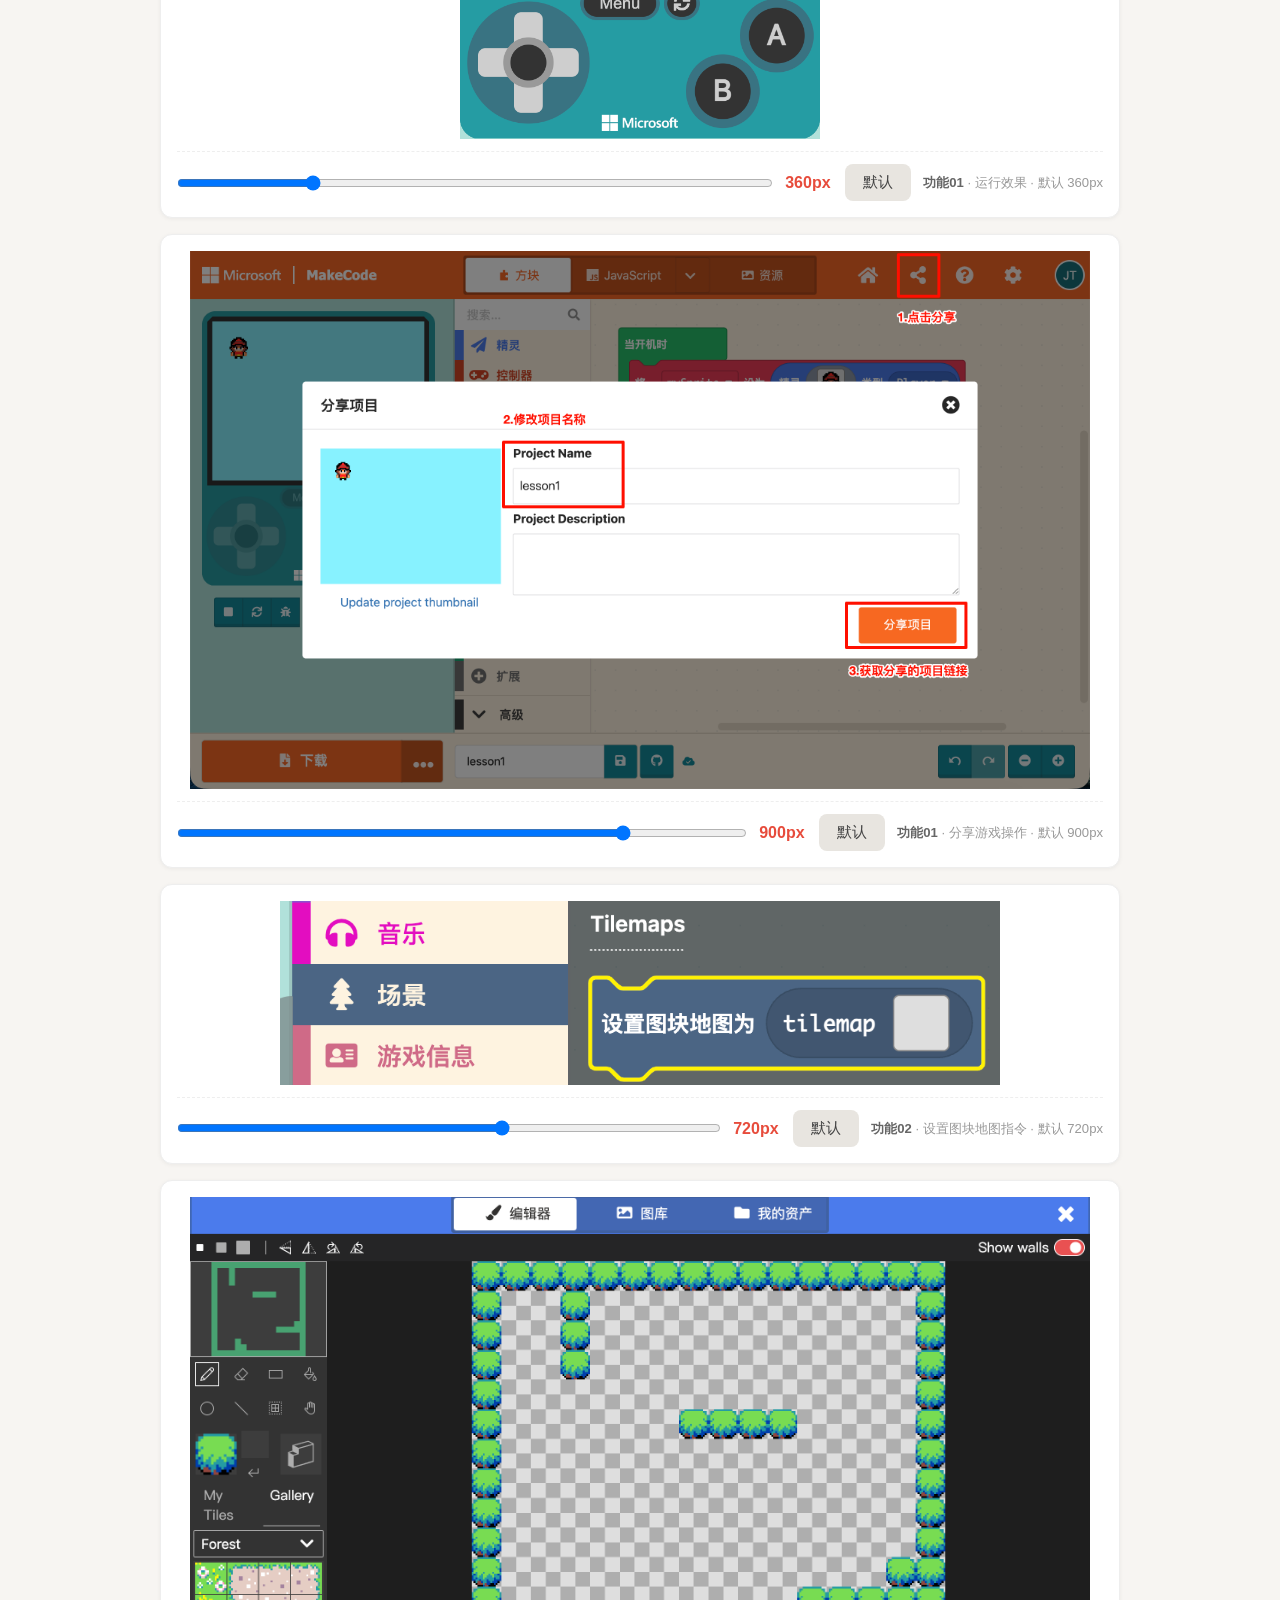
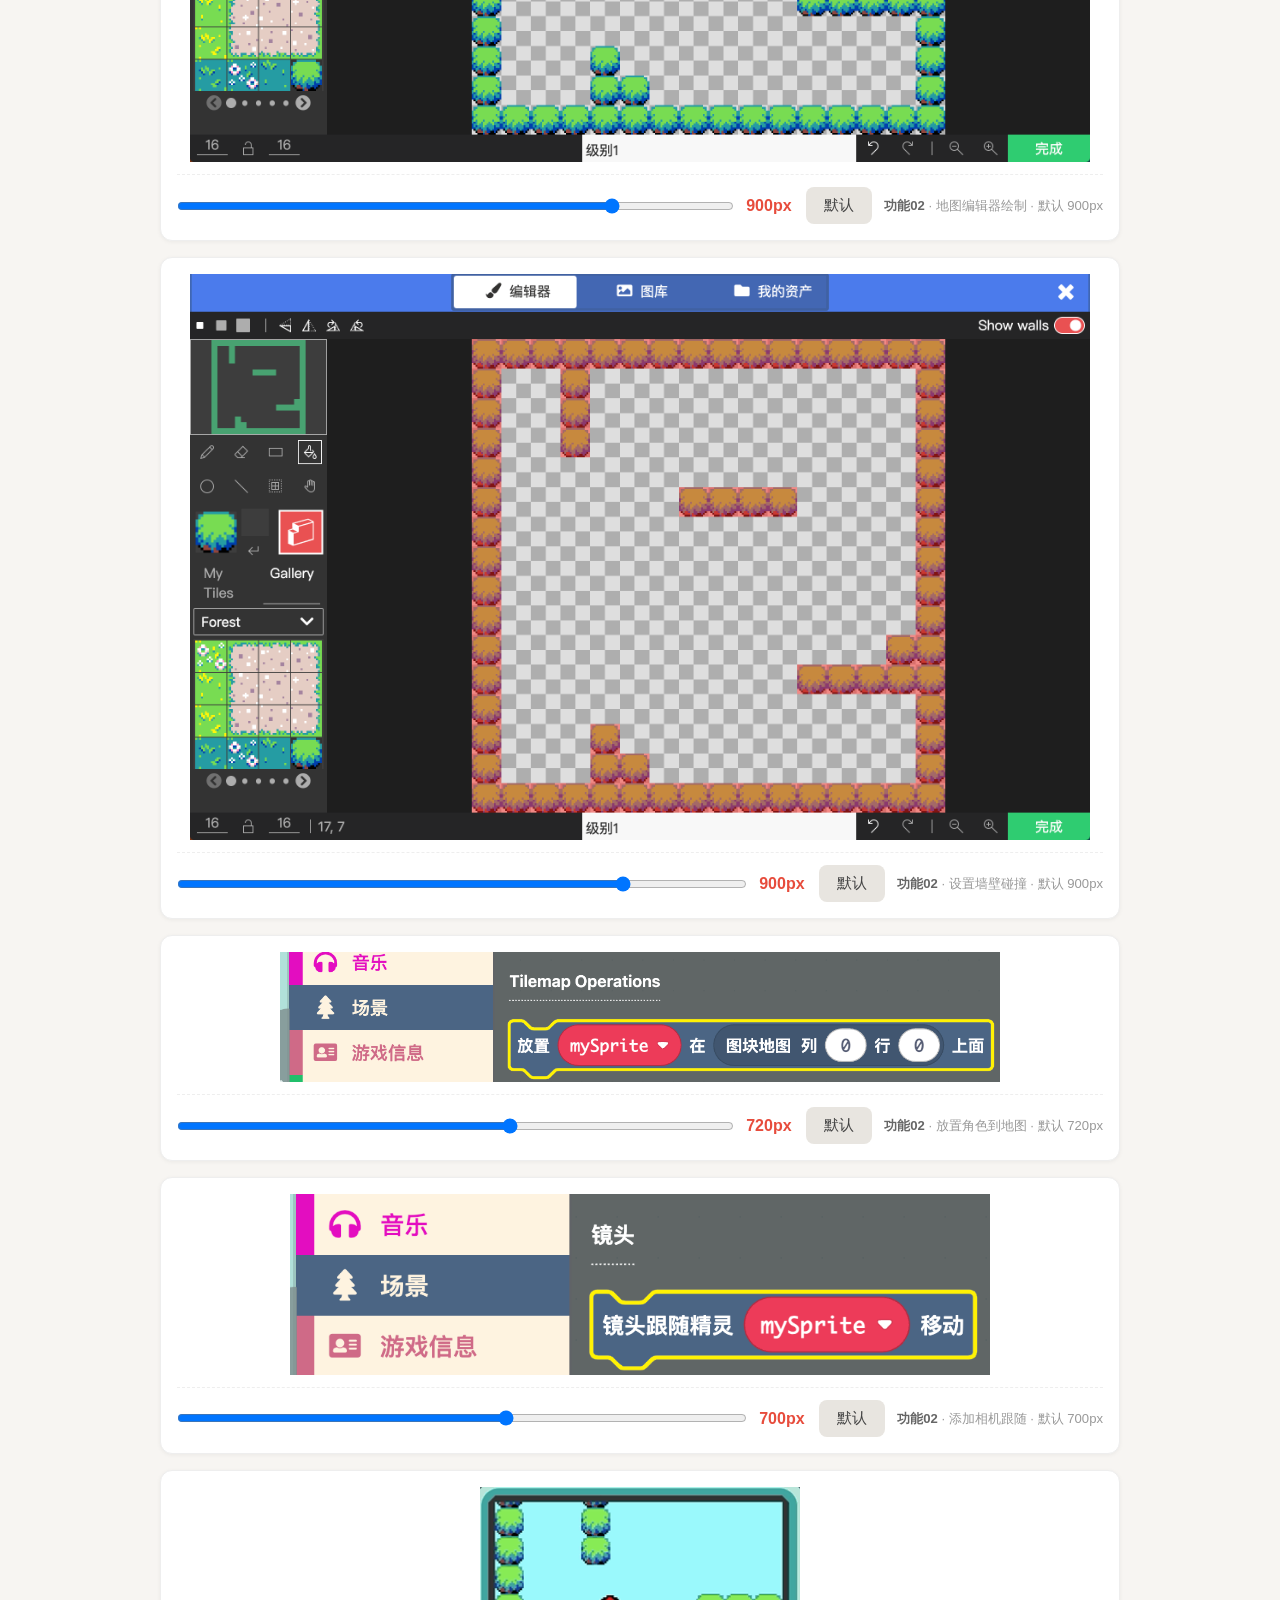
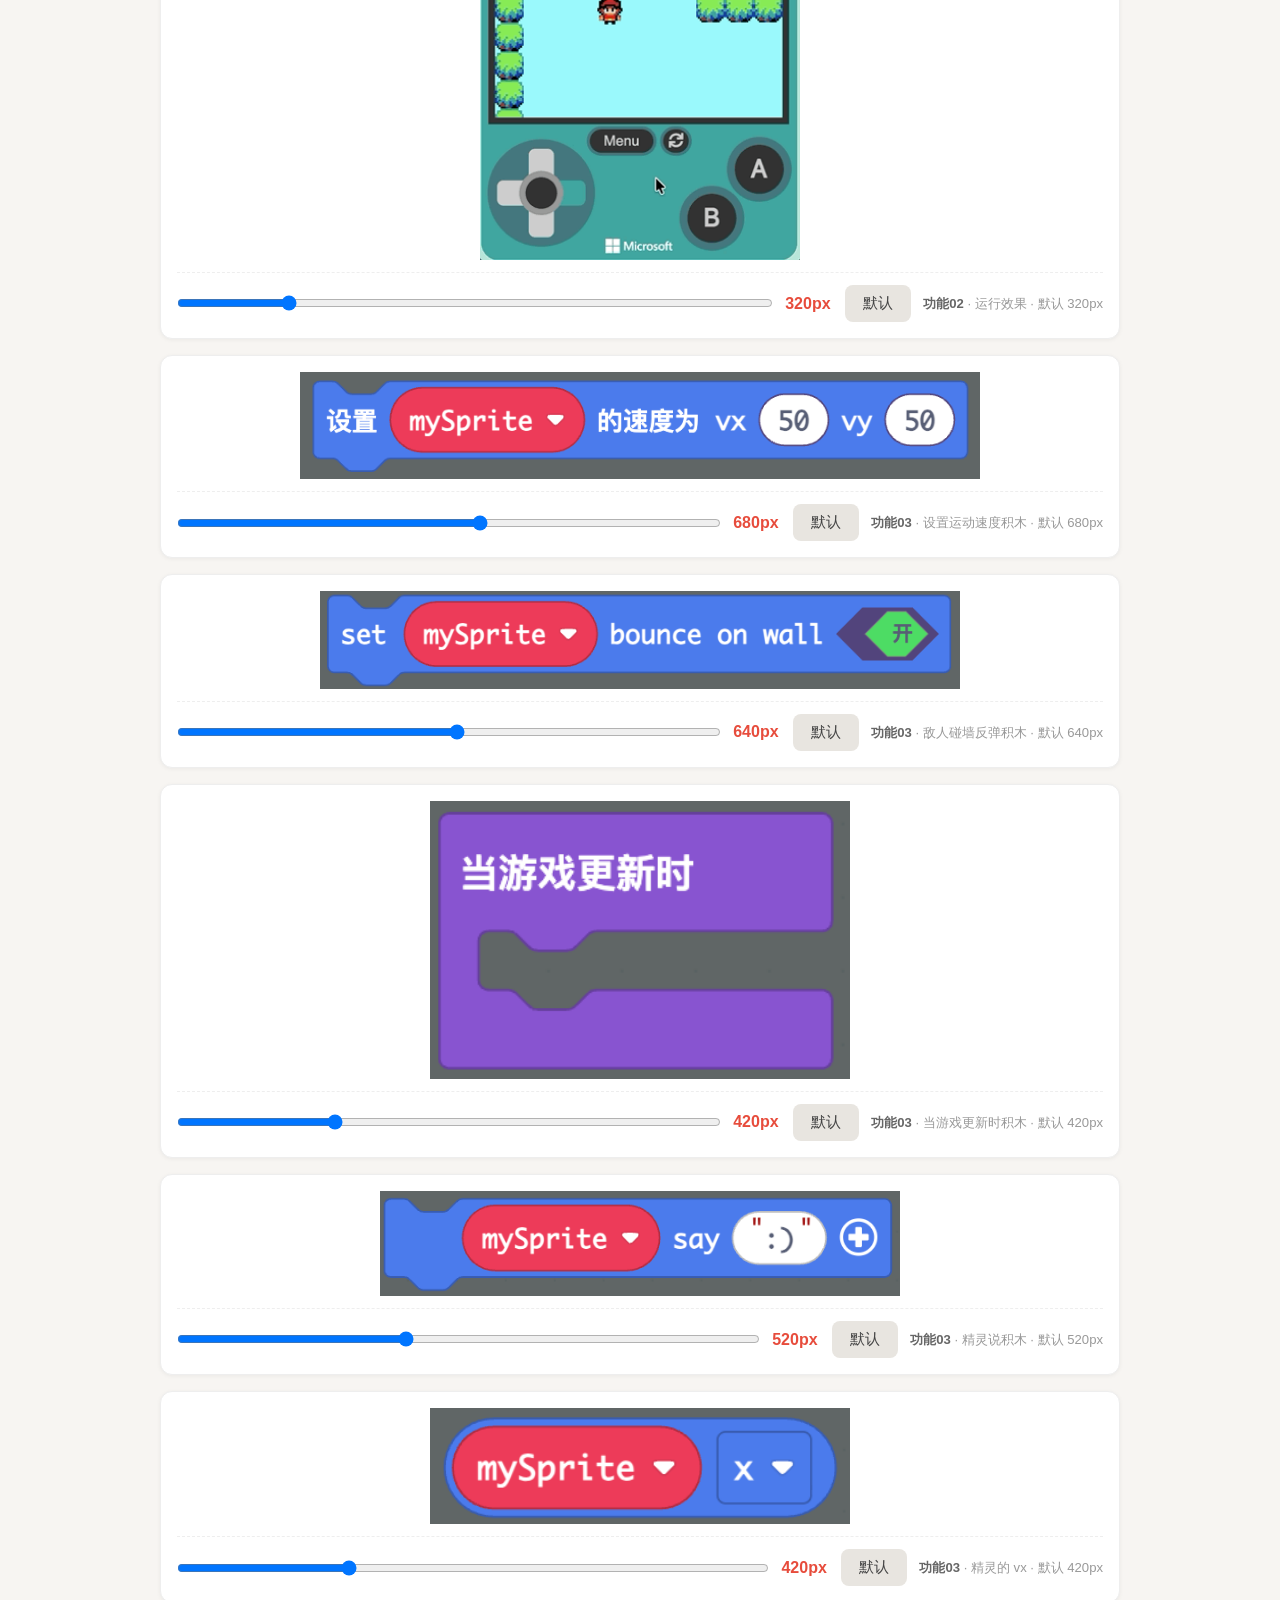
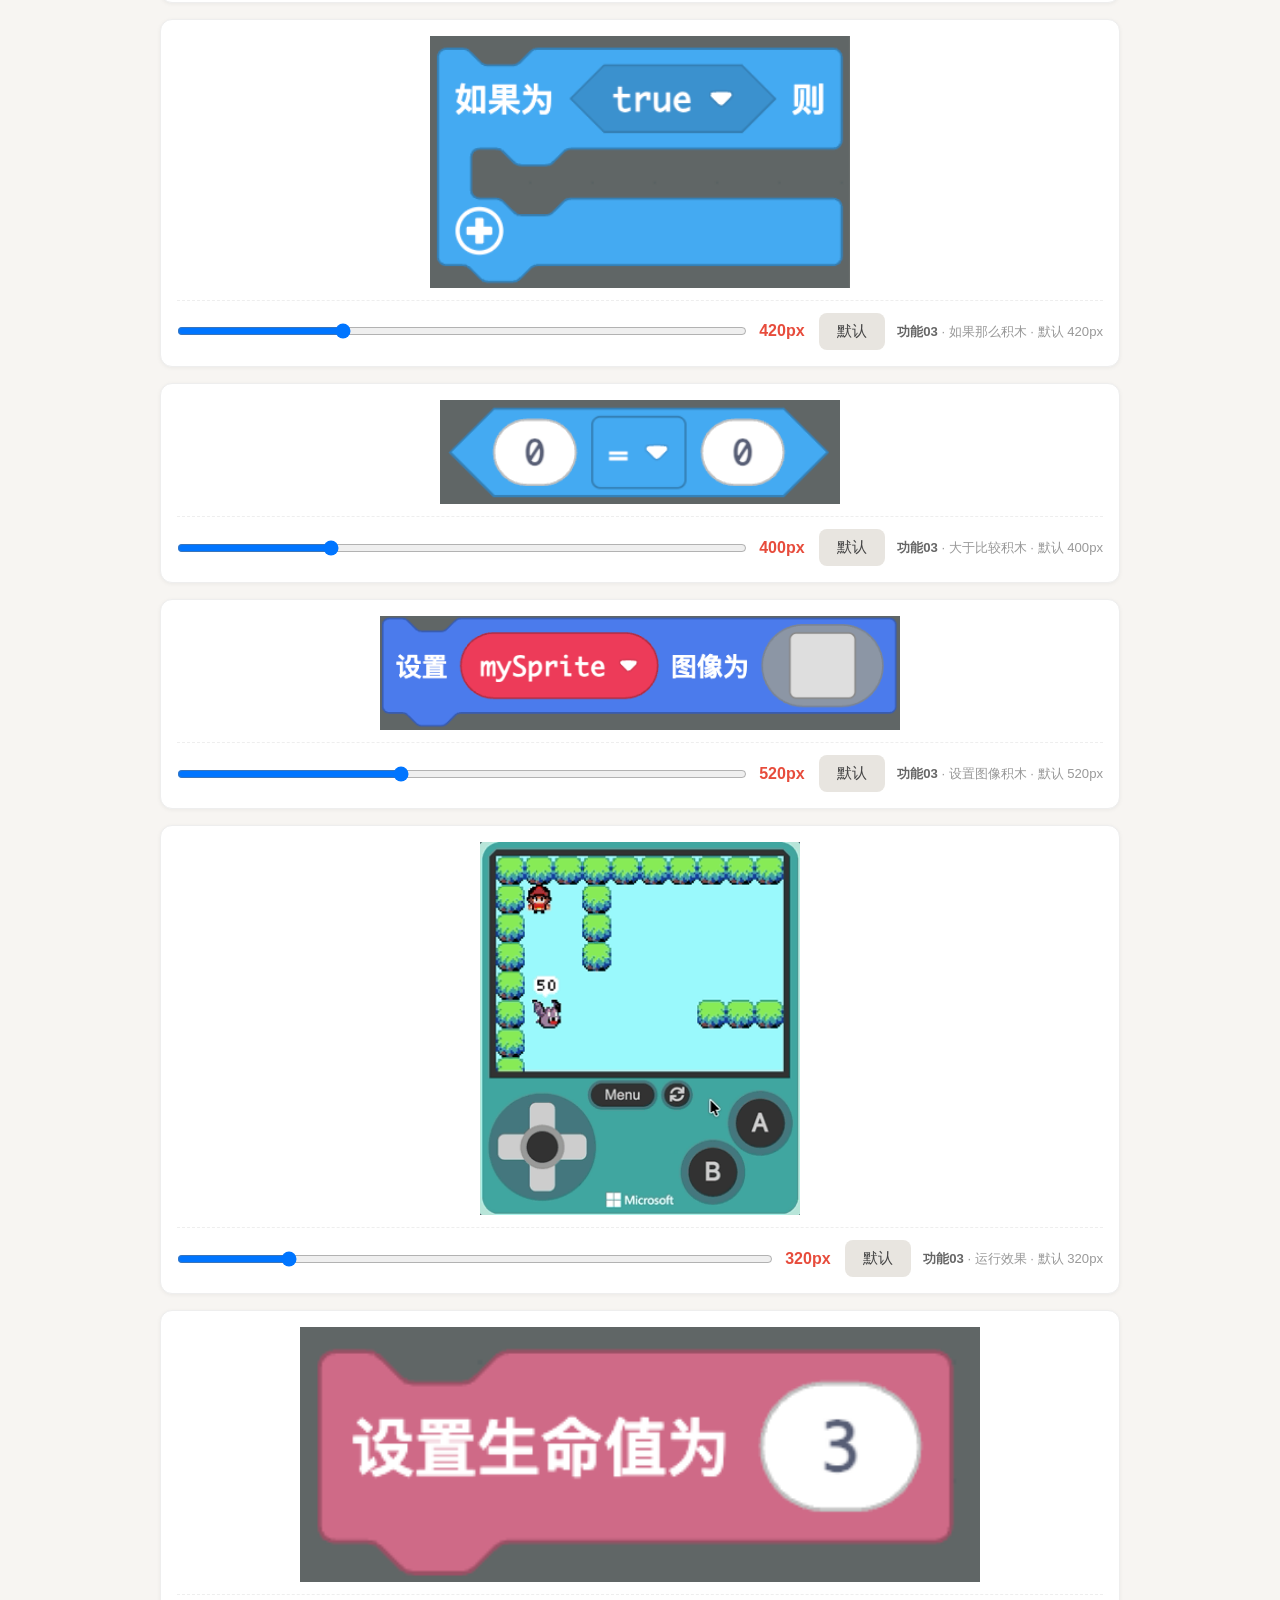
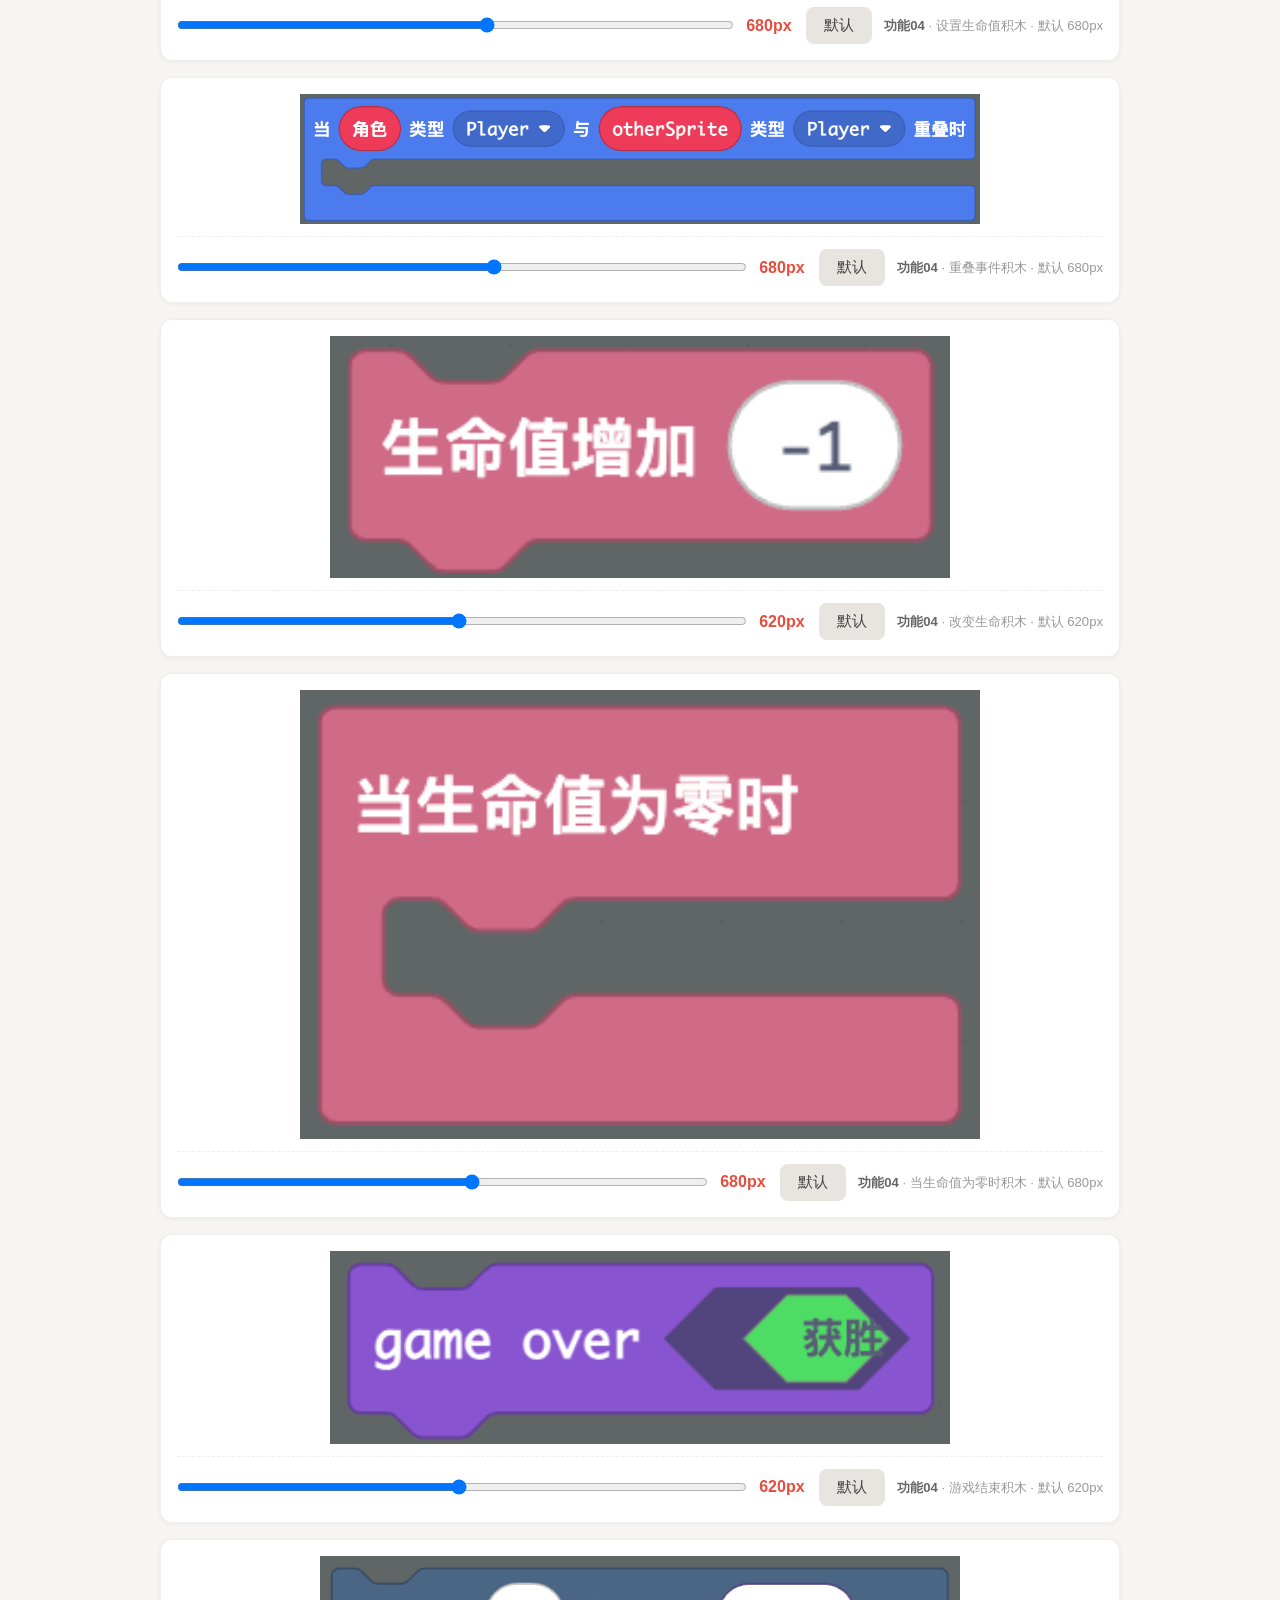
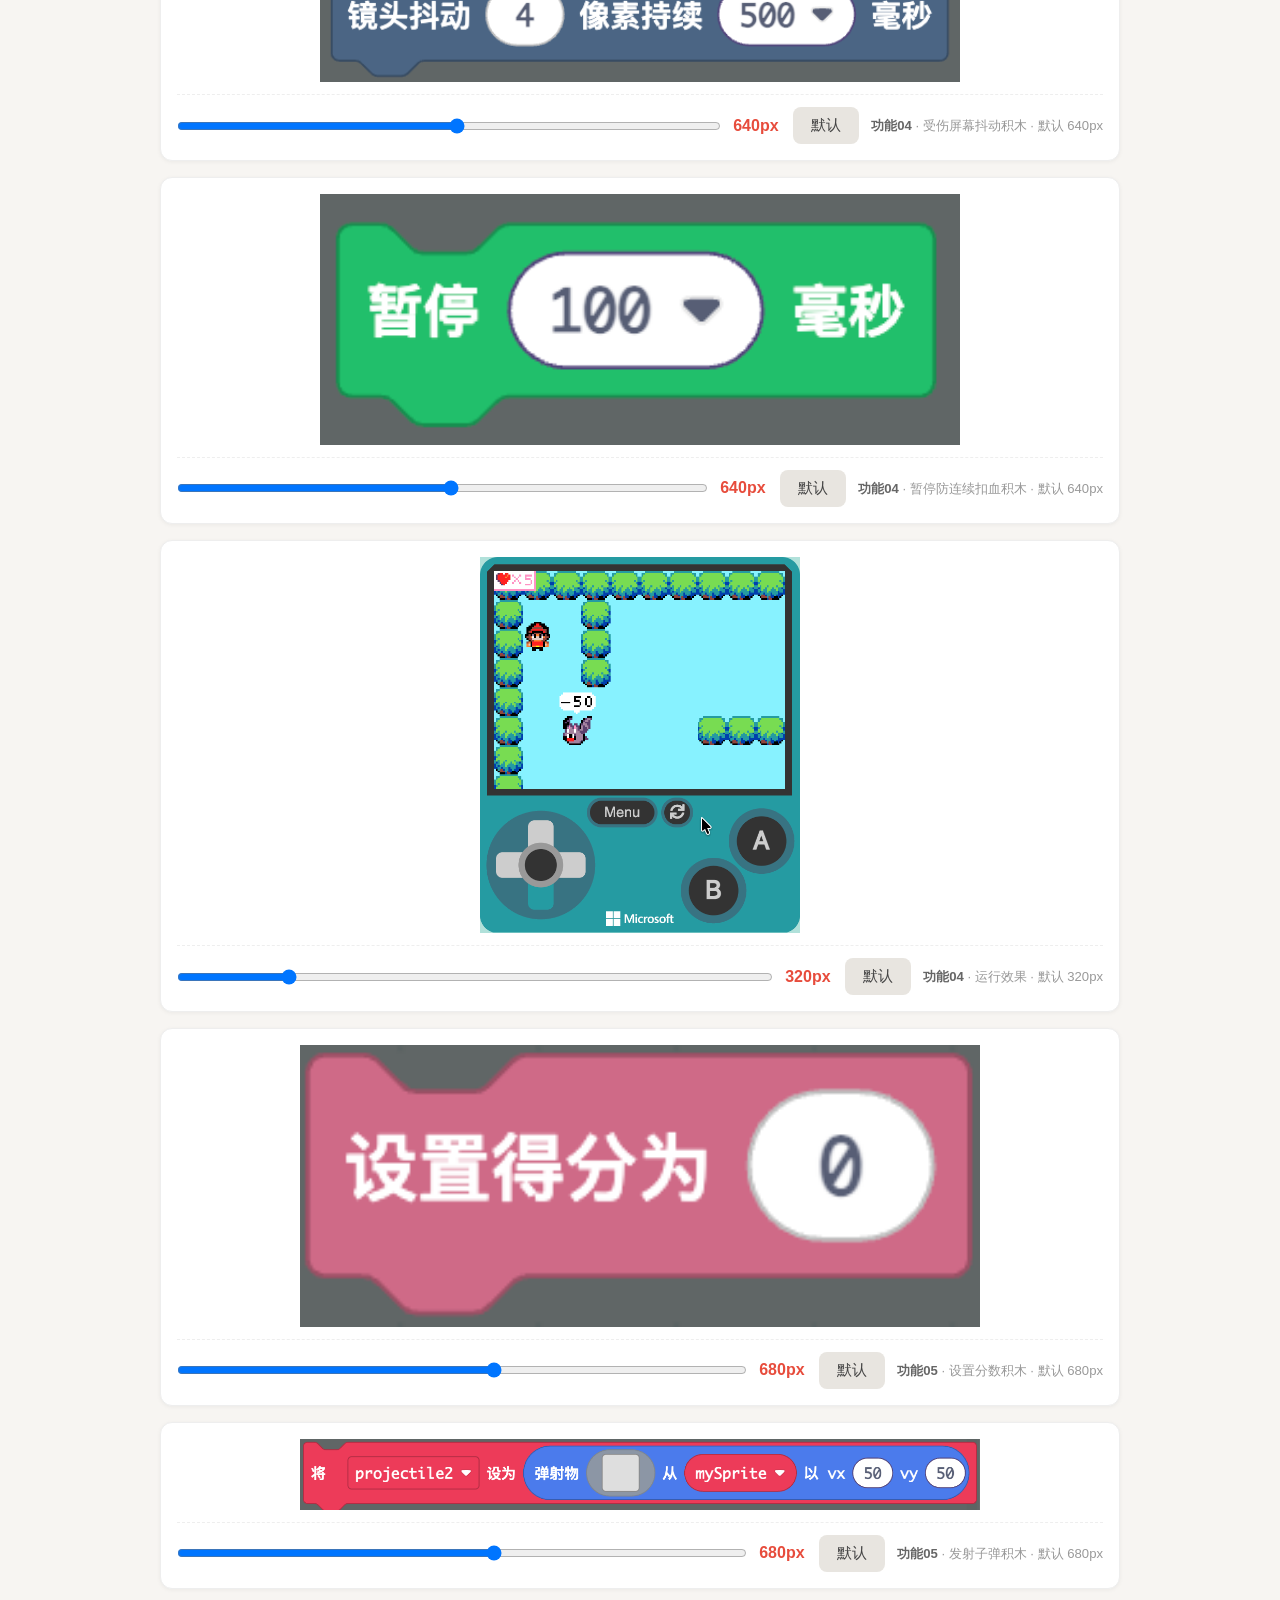
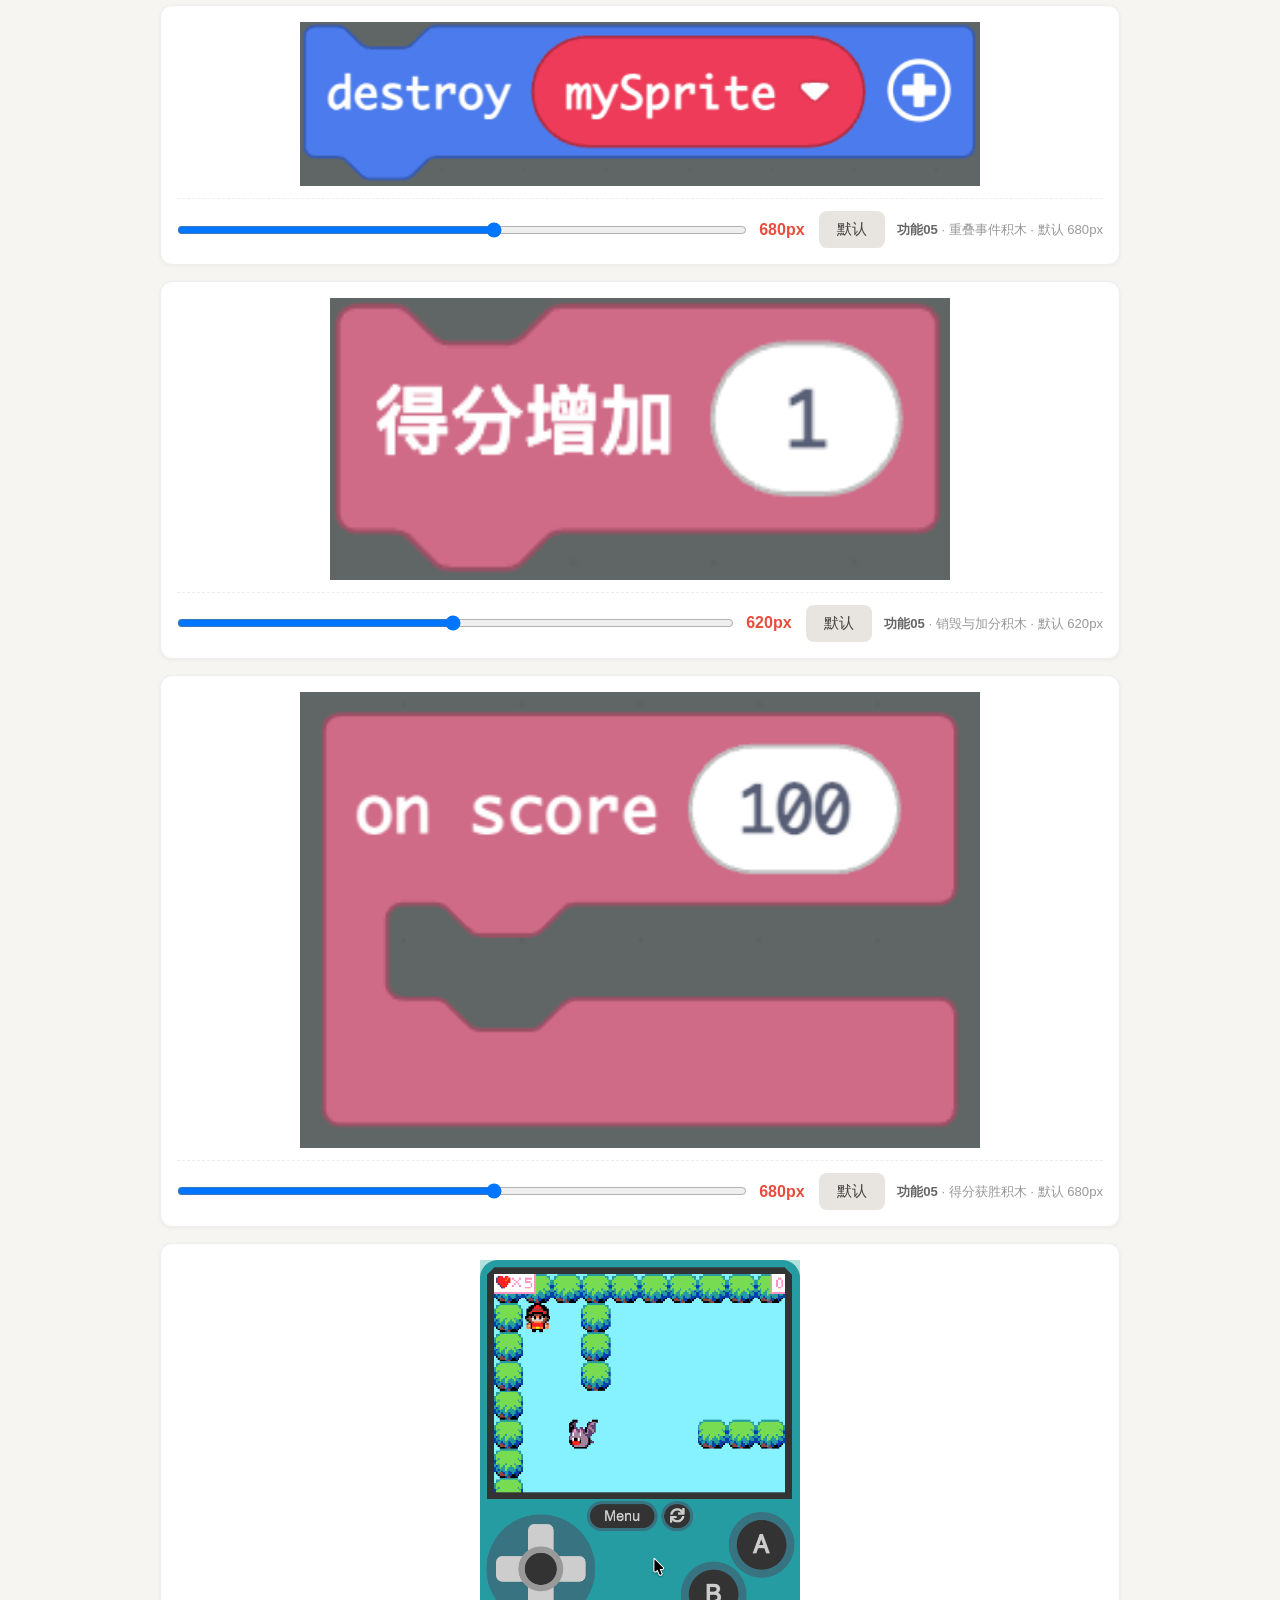
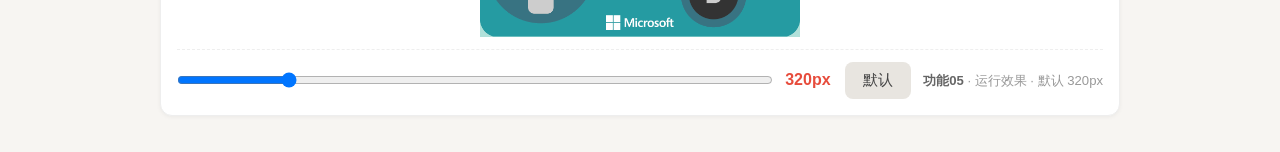
<file: preview.html>
<!DOCTYPE html>
<html lang="zh-CN">
<head>
<meta charset="UTF-8">
<meta name="viewport" content="width=device-width, initial-scale=1.0">
<title>图片尺寸调整 · 仅老师使用</title>
<link rel="stylesheet" href="styles.css">
<style>
body { background: #f7f5f2; }
.tweak-header { text-align: center; margin: 24px 0 8px; }
.tweak-header h1 { font-size: 1.6em; margin: 0 0 8px; }
.tweak-header p { color: #666; margin: 0 0 16px; font-size: 0.95em; }
.tweak-toolbar { text-align: center; margin-bottom: 20px; }
.tweak-btn {
    display: inline-block; padding: 8px 18px; border-radius: 8px;
    border: none; cursor: pointer; font-size: 0.95em;
    background: #e8e5e0; color: #444;
}
.tweak-btn:hover { background: #ddd; }
.tweak-card {
    background: #fff; border: 1px solid #eee; border-radius: 12px;
    padding: 16px; margin-bottom: 16px; box-shadow: 0 1px 4px rgba(0,0,0,0.05);
}
.tweak-card .fig-wrap { text-align: center; overflow-x: auto; }
.tweak-card img { display: block; margin: 0 auto; }
.tweak-card .ctrl {
    display: flex; align-items: center; gap: 12px; flex-wrap: wrap;
    margin-top: 12px; padding-top: 12px; border-top: 1px dashed #eee;
}
.tweak-card .ctrl input[type="range"] { flex: 1; min-width: 200px; }
.tweak-card .ctrl .w-val { font-weight: 700; color: #e74c3c; min-width: 48px; }
.tweak-card .meta { font-size: 0.82em; color: #999; margin-left: auto; }
.tweak-card .meta b { color: #666; }
</style>
</head>
<body>
<div class="container" style="max-width: 960px;">

<div class="tweak-header">
<h1>🎨 图片尺寸调整（仅老师使用）</h1>
<p>拖动滑块调整每张图片的显示宽度，调整结果<b>实时保存到本浏览器</b>，打开功能页面即可看到效果。</p>
</div>

<div class="tweak-toolbar">
<button class="tweak-btn" id="resetAll">↺ 恢复全部默认宽度</button>
<button class="tweak-btn" id="exportCss">⬇ 导出并下载 img-widths.css（覆盖到网页手册目录，学生端生效）</button>
</div>

<div id="list"></div>

</div>

<script>
// ===== 全部图片清单 =====
// 新增功能页图片后，请把 { src, w, page, note } 加到这个数组里
//   src  : 图片相对路径（必须和功能页里 <img> 的 src 完全一致）
//   w    : 功能页里的默认宽度（px）
//   page : 所在功能
//   note : 图片说明
var IMAGES = [
    { src: 'images/func01-step1-block.png', w: 720, page: '功能01', note: '创建玩家精灵积木' },
    { src: 'images/func01-step2-block.png', w: 720, page: '功能01', note: '设置精灵位置积木' },
    { src: 'images/func01-step3-block.png', w: 680, page: '功能01', note: '控制器移动积木' },
    { src: 'images/func01-step4-block.png', w: 620, page: '功能01', note: '设置背景颜色积木' },
    { src: 'images/func01-step5-run.png',   w: 360, page: '功能01', note: '运行效果' },
    { src: 'images/func01-step6-ui.png',    w: 900, page: '功能01', note: '分享游戏操作' },

    { src: 'images/func02-step1-block.png',  w: 720, page: '功能02', note: '设置图块地图指令' },
    { src: 'images/func02-step1-editor.png', w: 900, page: '功能02', note: '地图编辑器绘制' },
    { src: 'images/func02-step2-editor.png', w: 900, page: '功能02', note: '设置墙壁碰撞' },
    { src: 'images/func02-step3-block.png',  w: 720, page: '功能02', note: '放置角色到地图' },
    { src: 'images/func02-step4-block.png',  w: 700, page: '功能02', note: '添加相机跟随' },
    { src: 'images/func02-step5-run.gif',    w: 320, page: '功能02', note: '运行效果' },

    { src: 'images/func03-step2-block.png',   w: 680, page: '功能03', note: '设置运动速度积木' },
    { src: 'images/func03-step3-block.png',   w: 640, page: '功能03', note: '敌人碰墙反弹积木' },
    { src: 'images/func03-step4-1-block.png', w: 420, page: '功能03', note: '当游戏更新时积木' },
    { src: 'images/func03-step4-2-block.png', w: 520, page: '功能03', note: '精灵说积木' },
    { src: 'images/func03-step4-3-block.png', w: 420, page: '功能03', note: '精灵的 vx' },
    { src: 'images/func03-step5-1-block.png', w: 420, page: '功能03', note: '如果那么积木' },
    { src: 'images/func03-step5-2-block.png', w: 400, page: '功能03', note: '大于比较积木' },
    { src: 'images/func03-step5-3-block.png', w: 520, page: '功能03', note: '设置图像积木' },
    { src: 'images/func03-step7-run.gif',     w: 320, page: '功能03', note: '运行效果' },

    { src: 'images/func04-step1-block.png',  w: 680, page: '功能04', note: '设置生命值积木' },
    { src: 'images/func04-step2-1-block.png', w: 680, page: '功能04', note: '重叠事件积木' },
    { src: 'images/func04-step2-2-block.png', w: 620, page: '功能04', note: '改变生命积木' },
    { src: 'images/func04-step3-1-block.png', w: 680, page: '功能04', note: '当生命值为零时积木' },
    { src: 'images/func04-step3-2-block.png', w: 620, page: '功能04', note: '游戏结束积木' },
    { src: 'images/func04-step4-block.png',   w: 640, page: '功能04', note: '受伤屏幕抖动积木' },
    { src: 'images/func04-step5-block.png',   w: 640, page: '功能04', note: '暂停防连续扣血积木' },
    { src: 'images/func04-step6-run.gif',     w: 320, page: '功能04', note: '运行效果' },

    { src: 'images/func05-step1-block.png',   w: 680, page: '功能05', note: '设置分数积木' },
    { src: 'images/func05-step2-block.png',   w: 680, page: '功能05', note: '发射子弹积木' },
    { src: 'images/func05-step3-1-block.png', w: 680, page: '功能05', note: '重叠事件积木' },
    { src: 'images/func05-step3-2-block.png', w: 620, page: '功能05', note: '销毁与加分积木' },
    { src: 'images/func05-step4-block.png',   w: 680, page: '功能05', note: '得分获胜积木' },
    { src: 'images/func05-step5-run.gif',     w: 320, page: '功能05', note: '运行效果' }
];

var MIN = 150, MAX = 1100, STEP = 5;
var KEY = 'arcade-img-widths';

function loadMap() {
    try { return JSON.parse(localStorage.getItem(KEY) || '{}'); } catch (e) { return {}; }
}
function saveMap(map) {
    localStorage.setItem(KEY, JSON.stringify(map));
}

var map = loadMap();

function render() {
    var list = document.getElementById('list');
    list.innerHTML = '';
    IMAGES.forEach(function (item, i) {
        var cur = (map[item.src] !== undefined) ? map[item.src] : item.w;

        var card = document.createElement('div');
        card.className = 'tweak-card';

        var wrap = document.createElement('div');
        wrap.className = 'fig-wrap';
        var img = document.createElement('img');
        img.src = item.src;
        img.alt = item.note;
        img.style.setProperty('width', cur + 'px', 'important');
        img.style.maxWidth = '100%';
        wrap.appendChild(img);

        var ctrl = document.createElement('div');
        ctrl.className = 'ctrl';

        var range = document.createElement('input');
        range.type = 'range';
        range.min = MIN; range.max = MAX; range.step = STEP;
        range.value = cur;
        range.addEventListener('input', function () {
            map[item.src] = parseInt(range.value, 10);
            saveMap(map);
            img.style.setProperty('width', map[item.src] + 'px', 'important');
            val.textContent = map[item.src] + 'px';
        });

        var val = document.createElement('span');
        val.className = 'w-val';
        val.textContent = cur + 'px';

        var btn = document.createElement('button');
        btn.className = 'tweak-btn';
        btn.textContent = '默认';
        btn.title = '恢复 ' + item.w + 'px';
        btn.addEventListener('click', function () {
            delete map[item.src];
            saveMap(map);
            img.style.setProperty('width', item.w + 'px', 'important');
            range.value = item.w;
            val.textContent = item.w + 'px';
        });

        var meta = document.createElement('span');
        meta.className = 'meta';
        meta.innerHTML = '<b>' + item.page + '</b> · ' + item.note + ' · 默认 ' + item.w + 'px';

        ctrl.appendChild(range);
        ctrl.appendChild(val);
        ctrl.appendChild(btn);
        ctrl.appendChild(meta);
        card.appendChild(wrap);
        card.appendChild(ctrl);
        list.appendChild(card);
    });
}

document.getElementById('resetAll').addEventListener('click', function () {
    localStorage.removeItem(KEY);
    map = {};
    render();
});

document.getElementById('exportCss').addEventListener('click', function () {
    var lines = ['/* 图片宽度全局设置：由 preview.html 导出自动生成 */'];
    IMAGES.forEach(function (item) {
        var cur = (map[item.src] !== undefined) ? map[item.src] : item.w;
        lines.push('img[src="' + item.src + '"] { width: ' + cur + 'px !important; }');
    });
    var blob = new Blob([lines.join('\n')], { type: 'text/css' });
    var a = document.createElement('a');
    a.href = URL.createObjectURL(blob);
    a.download = 'img-widths.css';
    document.body.appendChild(a);
    a.click();
    document.body.removeChild(a);
    URL.revokeObjectURL(a.href);
});

render();
</script>
</body>
</html>
</file>
<file: styles.css>
/* =========================================================
   网页课件风格模板 · styles.css
   ---------------------------------------------------------
   使用步骤：
   1. 把「课件模板」文件夹复制成你的新课件目录
   2. 总览页用 index.html 的骨架，内容页用 module.html 的骨架
   3. 换整套配色：改下方 :root 里的主题色变量即可
   4. 内容页换模块专属色：在该页 <head> 中覆盖 --page-accent 和
      --page-soft 两个变量，无需再写其他样式

   常用模块色示例（内容页 <style> 里覆盖）：
   :root { --page-accent:#27ae60; --page-soft:#f0f9ff; }  绿色
   :root { --page-accent:#e74c3c; --page-soft:#fff5f5; }  红色
   :root { --page-accent:#8e44ad; --page-soft:#f9f5ff; }  紫色
   :root { --page-accent:#F3A21C; --page-soft:#fffbf0; }  橙色
   ========================================================= */

* {
    margin: 0;
    padding: 0;
    box-sizing: border-box;
}

:root {
    /* === 主题色（换一套课件只改这里） === */
    --primary: #F3A21C;     /* 主色：大标题 / 老师注记 / 返回顶部 */
    --secondary: #72ACC8;   /* 辅色：返回导航 / 节点树子项 */
    --accent: #667eea;      /* 强调色：卡片左边线 / 代码块 */
    --bg: #fafafa;
    --card-bg: #ffffff;
    --text: #333333;
    --text-muted: #666666;
    --border: #e0e0e0;

    /* === 内容页模块色（在该页 <head> 里覆盖） === */
    --page-accent: #667eea;  /* 本页强调色：步骤编号 / 步骤卡片左边线 */
    --page-soft: #f5f7ff;    /* 本页流程图浅色底 */
}

body {
    font-family: 'Segoe UI', Tahoma, Geneva, Verdana, sans-serif;
    line-height: 1.6;
    color: var(--text);
    background: var(--bg);
    min-height: 100vh;
    padding: 20px;
}

/* === 布局容器 === */
.container {
    max-width: 900px;
    margin: 0 auto;
}

.container-wide {
    max-width: 1200px;
    margin: 0 auto;
}

/* === 返回导航 === */
.back-nav {
    display: inline-flex;
    align-items: center;
    gap: 8px;
    color: var(--secondary);
    text-decoration: none;
    font-size: 0.95em;
    font-weight: 500;
    margin-bottom: 30px;
    padding: 8px 16px;
    background: white;
    border-radius: 25px;
    box-shadow: 0 2px 8px rgba(0,0,0,0.08);
    transition: all 0.3s ease;
}

.back-nav:hover {
    background: var(--secondary);
    color: white;
    box-shadow: 0 4px 15px rgba(114,172,200,0.4);
}

/* === 内容页页头 === */
.page-header {
    background: white;
    border-radius: 20px;
    padding: 40px;
    text-align: center;
    box-shadow: 0 8px 25px rgba(0,0,0,0.1);
    margin-bottom: 40px;
}

.page-header .module-tag {
    display: inline-block;
    background: var(--primary);
    color: white;
    padding: 4px 16px;
    border-radius: 20px;
    font-size: 0.85em;
    font-weight: 600;
    margin-bottom: 12px;
}

.page-header h1 {
    font-size: 2em;
    color: var(--text);
    margin-bottom: 8px;
}

.page-header p {
    color: var(--text-muted);
    font-size: 1.1em;
}

/* === 内容卡片 === */
.content-card {
    background: white;
    border-radius: 15px;
    padding: 30px;
    margin-bottom: 25px;
    box-shadow: 0 4px 15px rgba(0,0,0,0.08);
    border-left: 4px solid var(--accent);
    transition: all 0.3s ease;
}

.content-card:hover {
    box-shadow: 0 8px 25px rgba(0,0,0,0.12);
}

.content-card.features-card { border-left-color: var(--primary); }
.content-card.tree-card    { border-left-color: var(--secondary); }
.content-card.logic-card   { border-left-color: var(--accent); }

.section-title {
    font-size: 1.3em;
    font-weight: 600;
    margin-bottom: 16px;
    color: var(--primary);
    display: flex;
    align-items: center;
    gap: 8px;
}

.tree-card .section-title  { color: var(--secondary); }
.logic-card .section-title { color: var(--accent); }

/* === 步骤卡片（内容页） ===
   颜色跟随本页 --page-accent 变量 */
.step-card {
    border-left-color: var(--page-accent);
}

.step-card .section-title {
    color: var(--page-accent);
}

.step-card .code-block {
    border-left-color: var(--page-accent);
}

.step-num {
    display: inline-block;
    background: var(--page-accent);
    color: white;
    padding: 2px 10px;
    border-radius: 12px;
    font-size: 0.85em;
    margin-right: 8px;
}

/* === 步骤操作说明列表 ===
   只作用于步骤卡片里的有序列表，避免影响卡片内的检查清单等 */
.step-card ol {
    list-style: none;
    padding: 0;
    margin: 8px 0 0;
    counter-reset: step-item;
}

.step-card ol li {
    counter-increment: step-item;
    position: relative;
    padding: 6px 0 6px 28px;
    font-size: 0.95em;
    line-height: 1.55;
}

.step-card ol li::before {
    content: counter(step-item) ".";
    position: absolute;
    left: 0;
    top: 6px;
    color: var(--page-accent);
    font-weight: 600;
    font-size: 0.9em;
    width: 22px;
    padding-right: 4px;
    text-align: right;
    box-sizing: border-box;
}

/* === 步骤插图尺寸统一 ===
   通过内联 style 精确控制每张图宽度；
   以下 class 只设高度自动与最大宽度保护 */
.fig-img {
    width: auto;
    max-width: 100%;
    height: auto;
    border-radius: 8px;
    border: 1px solid var(--border);
    margin: 14px 0 0 28px;
    display: block;
}

.fig-img + .img-caption {
    margin-top: 6px;
}

/* 大图（UI/编辑器等接近全屏的截图）：不缩进、整体居中 */
.fig-img.fig-wide {
    margin-left: auto;
    margin-right: auto;
}
.fig-img.fig-wide + .img-caption {
    text-align: center;
    margin-left: 0;
}

/* === 列表 === */
.feature-list {
    list-style: none;
    padding: 0;
}

.feature-list li {
    padding: 10px 14px;
    margin-bottom: 8px;
    background: #f8f9fa;
    border-radius: 8px;
    font-size: 0.95em;
    display: flex;
    align-items: flex-start;
    gap: 10px;
}

.feature-list li::before {
    content: '▸';
    color: var(--primary);
    font-weight: bold;
    flex-shrink: 0;
    margin-top: 1px;
}

.feature-list li strong {
    color: var(--text);
}

/* === 节点树 === */
.node-tree {
    font-family: 'Consolas', 'Monaco', 'Courier New', monospace;
    font-size: 0.92em;
    background: #f5f7ff;
    border-radius: 10px;
    padding: 20px;
    border: 1px solid #e8ecf4;
}

.node-tree .root {
    color: var(--accent);
    font-weight: bold;
}

.node-tree .child {
    color: var(--secondary);
    padding-left: 24px;
    display: block;
    margin-top: 4px;
}

.node-tree .note {
    color: var(--text-muted);
    font-style: italic;
    padding-left: 24px;
}

/* === 代码块 === */
.code-block {
    background: #f5f5f5;
    border-radius: 10px;
    border-left: 4px solid var(--accent);
    padding: 20px;
    overflow-x: auto;
    margin-top: 12px;
}

.code-block pre {
    margin: 0;
    font-family: 'Consolas', 'Monaco', 'Courier New', monospace;
    font-size: 0.88em;
    line-height: 1.7;
    color: #333;
    white-space: pre;
}

/* === 流程图（内容页） === */
.flow-box {
    background: var(--page-soft);
    border-radius: 10px;
    padding: 16px 20px;
    font-family: monospace;
    line-height: 2;
    white-space: pre-wrap;
}

/* === 提醒框（可选） === */
.warn-box {
    margin-top: 14px;
    padding: 12px 16px;
    background: #fdf2f8;
    border-radius: 8px;
    border-left: 4px solid #d946ef;
    color: #701a75;
    font-size: 0.9em;
}

/* === 说明文字（可选） === */
.hint {
    color: var(--text-muted);
    font-size: 0.9em;
    margin-bottom: 12px;
}

.note-text {
    margin-top: 14px;
    color: var(--text-muted);
    font-size: 0.9em;
}

/* === 老师注记 === */
.teacher-note {
    background: #fffbf0;
    border-radius: 15px;
    padding: 25px;
    margin-top: 30px;
    border-left: 4px solid var(--primary);
    box-shadow: 0 4px 15px rgba(0,0,0,0.08);
}

.teacher-note .section-title {
    color: var(--primary);
}

.teacher-note .feature-list li {
    display: block;
    padding: 14px 18px 14px 34px;
    line-height: 1.7;
    position: relative;
}

.teacher-note .feature-list li::before {
    position: absolute;
    left: 14px;
    top: 16px;
}

.teacher-note .feature-list li strong {
    display: inline-block;
    margin-bottom: 2px;
}

/* === 总览页页头 === */
.index-header {
    background: white;
    border-radius: 20px;
    padding: 50px 40px;
    text-align: center;
    box-shadow: 0 8px 25px rgba(0,0,0,0.1);
    margin-bottom: 40px;
}

.index-header h1 {
    font-size: 2.4em;
    color: var(--primary);
    margin-bottom: 10px;
}

.index-header .subtitle {
    color: var(--text-muted);
    font-size: 1.15em;
}

/* === 模块卡片网格 === */
.module-grid {
    display: grid;
    grid-template-columns: repeat(auto-fit, minmax(280px, 1fr));
    gap: 20px;
    margin-bottom: 30px;
}

/* 固定三列（模块数较少时用） */
.module-grid-3 {
    grid-template-columns: repeat(3, 1fr);
}

.module-card {
    background: white;
    border-radius: 15px;
    padding: 25px;
    text-decoration: none;
    color: var(--text);
    box-shadow: 0 4px 15px rgba(0,0,0,0.08);
    transition: all 0.3s ease;
    display: flex;
    flex-direction: column;
    gap: 12px;
    border-top: 5px solid var(--accent);
    position: relative;
    overflow: hidden;
}

/* 自动配色（不需要可删除；单独配色的卡片用行内样式覆盖） */
.module-card:nth-child(1) { border-top-color: #e74c3c; }
.module-card:nth-child(2) { border-top-color: #27ae60; }
.module-card:nth-child(3) { border-top-color: #667eea; }
.module-card:nth-child(4) { border-top-color: #F3A21C; }
.module-card:nth-child(5) { border-top-color: #72ACC8; }
.module-card:nth-child(6) { border-top-color: #e74c3c; }
.module-card:nth-child(7) { border-top-color: #27ae60; }
.module-card:nth-child(8) { border-top-color: #667eea; }
.module-card:nth-child(9) { border-top-color: #F3A21C; }

.module-card:hover {
    transform: translateY(-5px);
    box-shadow: 0 12px 30px rgba(0,0,0,0.15);
}

.module-card .module-num {
    font-size: 0.8em;
    font-weight: 700;
    color: var(--text-muted);
    letter-spacing: 0.05em;
    text-transform: uppercase;
}

.module-card h2 {
    font-size: 1.15em;
    color: var(--text);
    line-height: 1.3;
}

.module-card p {
    font-size: 0.9em;
    color: var(--text-muted);
    line-height: 1.5;
}

.module-card .arrow {
    color: var(--secondary);
    font-size: 1.2em;
    font-weight: bold;
    align-self: flex-end;
    margin-top: auto;
}

/* === 总览页注记卡片 === */
.note-card {
    background: #fffbf0;
    border-radius: 15px;
    padding: 25px 30px;
    border-left: 5px solid var(--primary);
    box-shadow: 0 4px 15px rgba(0,0,0,0.08);
}

.note-card h2 {
    font-size: 1.2em;
    color: var(--primary);
    margin-bottom: 10px;
    display: flex;
    align-items: center;
    gap: 8px;
}

.note-card p {
    color: var(--text-muted);
    font-size: 0.95em;
    line-height: 1.6;
}

.note-card ul {
    margin-top: 12px;
    padding-left: 20px;
}

.note-card li {
    color: var(--text-muted);
    font-size: 0.9em;
    margin-bottom: 6px;
}

/* === 内联代码 === */
code {
    font-family: 'Consolas', 'Monaco', 'Courier New', monospace;
    font-size: 0.9em;
    background: #f3f4f6;
    color: #d73a49;
    padding: 2px 6px;
    border-radius: 4px;
}

/* === 步骤插图 === */
.fig-img {
    max-width: 100%;
    border-radius: 8px;
    border: 1px solid var(--border);
    margin: 14px 0 0 28px;
    display: block;
}

.fig-img + .img-caption {
    margin-top: 6px;
}

/* === 图片说明 === */
.img-caption {
    text-align: left;
    margin-left: 30px;
    font-size: 0.82em;
    color: var(--text-muted);
    margin-top: 10px;
    font-style: italic;
}

/* === 表格 === */
.tbl-wrap {
    overflow-x: auto;
    margin-top: 12px;
}

table.tbl {
    width: 100%;
    border-collapse: collapse;
    font-size: 0.9em;
    background: #fff;
}

.tbl th,
.tbl td {
    border: 1px solid var(--border);
    padding: 8px 12px;
    text-align: left;
    vertical-align: top;
}

.tbl th {
    background: var(--page-soft);
    font-weight: 600;
}

.tbl tbody tr:nth-child(even) td {
    background: #fafafa;
}

/* === 检查清单 === */
.check-list {
    list-style: none;
    padding: 0;
}

.check-list li {
    padding: 8px 12px;
    margin-bottom: 6px;
    background: #f8f9fa;
    border-radius: 8px;
    font-size: 0.95em;
}

.check-list li::before {
    content: '☐';
    color: var(--page-accent);
    font-weight: bold;
    margin-right: 10px;
}

/* === 易错点列表（主项 + 子检查点嵌套） === */
.warn-list {
    list-style: none;
    padding: 0;
    margin: 0;
}

.warn-list > li {
    position: relative;
    padding: 11px 0 11px 30px;
    font-size: 0.95em;
    line-height: 1.65;
    border-bottom: 1px dashed var(--border);
}

.warn-list > li:last-child {
    border-bottom: none;
}

.warn-list > li::before {
    content: '⚠';
    position: absolute;
    left: 2px;
    top: 11px;
    font-size: 0.95em;
    color: #e67e22;
}

.warn-list li strong {
    color: var(--text);
    font-weight: 700;
}

.warn-list ul {
    list-style: none;
    padding: 0;
    margin: 8px 0 0;
}

.warn-list ul li {
    position: relative;
    padding: 4px 0 4px 20px;
    font-size: 0.93em;
    line-height: 1.6;
    color: var(--text-muted);
}

.warn-list ul li::before {
    content: '▸';
    position: absolute;
    left: 2px;
    top: 4px;
    color: var(--page-accent);
    font-weight: bold;
}

/* === 扩展挑战列表（编号圆标卡片 + 提示嵌套） === */
.challenge-list {
    list-style: none;
    padding: 0;
    margin: 0;
    counter-reset: challenge;
}

.challenge-list > li {
    position: relative;
    padding: 12px 16px 12px 50px;
    margin-bottom: 10px;
    background: var(--page-soft);
    border: 1px solid var(--border);
    border-radius: 10px;
    font-size: 0.95em;
    line-height: 1.6;
}

.challenge-list > li::before {
    counter-increment: challenge;
    content: counter(challenge);
    position: absolute;
    left: 13px;
    top: 13px;
    width: 24px;
    height: 24px;
    background: var(--page-accent);
    color: #fff;
    border-radius: 50%;
    text-align: center;
    line-height: 24px;
    font-size: 0.85em;
    font-weight: 700;
}

.challenge-list li strong {
    color: var(--text);
    font-weight: 700;
}

.challenge-list ul {
    list-style: none;
    padding: 0;
    margin: 8px 0 0;
}

.challenge-list ul li {
    position: relative;
    padding: 4px 0 4px 20px;
    font-size: 0.93em;
    line-height: 1.6;
    color: var(--text-muted);
}

.challenge-list ul li::before {
    content: '▸';
    position: absolute;
    left: 2px;
    top: 4px;
    color: var(--page-accent);
    font-weight: bold;
}

/* === 返回顶部 === */
.back-to-top {
    position: fixed;
    bottom: 24px;
    right: 24px;
    width: 44px;
    height: 44px;
    border-radius: 50%;
    background: var(--primary);
    color: white;
    border: none;
    font-size: 1.2em;
    cursor: pointer;
    box-shadow: 0 4px 12px rgba(0,0,0,0.2);
    transition: all 0.3s ease;
    z-index: 999;
    display: flex;
    align-items: center;
    justify-content: center;
}

.back-to-top:hover {
    transform: translateY(-3px);
    box-shadow: 0 6px 18px rgba(0,0,0,0.25);
    background: #e09518;
}

/* === 入场动画 === */
@keyframes fadeInUp {
    from {
        opacity: 0;
        transform: translateY(20px);
    }
    to {
        opacity: 1;
        transform: translateY(0);
    }
}

.index-header { animation: fadeInUp 0.5s ease forwards; }
.module-card  { animation: fadeInUp 0.5s ease forwards; }
.note-card    { animation: fadeInUp 0.5s ease forwards; animation-delay: 0.6s; }

.module-card:nth-child(1) { animation-delay: 0.1s; }
.module-card:nth-child(2) { animation-delay: 0.2s; }
.module-card:nth-child(3) { animation-delay: 0.3s; }
.module-card:nth-child(4) { animation-delay: 0.4s; }
.module-card:nth-child(5) { animation-delay: 0.5s; }
.module-card:nth-child(6) { animation-delay: 0.6s; }
.module-card:nth-child(7) { animation-delay: 0.7s; }
.module-card:nth-child(8) { animation-delay: 0.8s; }
.module-card:nth-child(9) { animation-delay: 0.9s; }

/* === 响应式 === */
@media (max-width: 768px) {
    body {
        padding: 12px;
    }

    .page-header {
        padding: 30px 20px;
    }

    .page-header h1 {
        font-size: 1.6em;
    }

    .content-card {
        padding: 20px;
    }

    .index-header {
        padding: 35px 20px;
    }

    .index-header h1 {
        font-size: 1.8em;
    }

    .module-grid,
    .module-grid-3 {
        grid-template-columns: 1fr;
    }

    .code-block {
        font-size: 0.82em;
        padding: 14px;
    }
}
</file>
<file: img-widths.css>
/* 图片宽度全局设置：由 preview.html 导出自动生成 */
img[src="images/func01-step1-block.png"] { width: 705px !important; }
img[src="images/func01-step2-block.png"] { width: 655px !important; }
img[src="images/func01-step3-block.png"] { width: 535px !important; }
img[src="images/func01-step4-block.png"] { width: 520px !important; }
img[src="images/func01-step5-run.png"] { width: 360px !important; }
img[src="images/func01-step6-ui.png"] { width: 850px !important; }
img[src="images/func02-step1-block.png"] { width: 550px !important; }
img[src="images/func02-step1-editor.png"] { width: 800px !important; }
img[src="images/func02-step2-editor.png"] { width: 800px !important; }
img[src="images/func02-step3-block.png"] { width: 710px !important; }
img[src="images/func02-step4-block.png"] { width: 530px !important; }
img[src="images/func02-step5-run.gif"] { width: 320px !important; }
img[src="images/func03-step2-block.png"] { width: 450px !important; }
img[src="images/func03-step3-block.png"] { width: 450px !important; }
img[src="images/func03-step4-1-block.png"] { width: 190px !important; }
img[src="images/func03-step4-2-block.png"] { width: 340px !important; }
img[src="images/func03-step4-3-block.png"] { width: 230px !important; }
img[src="images/func03-step5-1-block.png"] { width: 200px !important; }
img[src="images/func03-step5-2-block.png"] { width: 220px !important; }
img[src="images/func03-step5-3-block.png"] { width: 340px !important; }
img[src="images/func03-step7-run.gif"] { width: 320px !important; }
img[src="images/func04-step1-block.png"] { width: 200px !important; }
img[src="images/func04-step2-1-block.png"] { width: 610px !important; }
img[src="images/func04-step2-2-block.png"] { width: 200px !important; }
img[src="images/func04-step3-1-block.png"] { width: 210px !important; }
img[src="images/func04-step3-2-block.png"] { width: 230px !important; }
img[src="images/func04-step4-block.png"] { width: 410px !important; }
img[src="images/func04-step5-block.png"] { width: 210px !important; }
img[src="images/func04-step6-run.gif"] { width: 320px !important; }
img[src="images/func05-step1-block.png"] { width: 200px !important; }
img[src="images/func05-step2-block.png"] { width: 700px !important; }
img[src="images/func05-step3-1-block.png"] { width: 330px !important; }
img[src="images/func05-step3-2-block.png"] { width: 190px !important; }
img[src="images/func05-step4-block.png"] { width: 220px !important; }
img[src="images/func05-step5-run.gif"] { width: 320px !important; }
</file>
